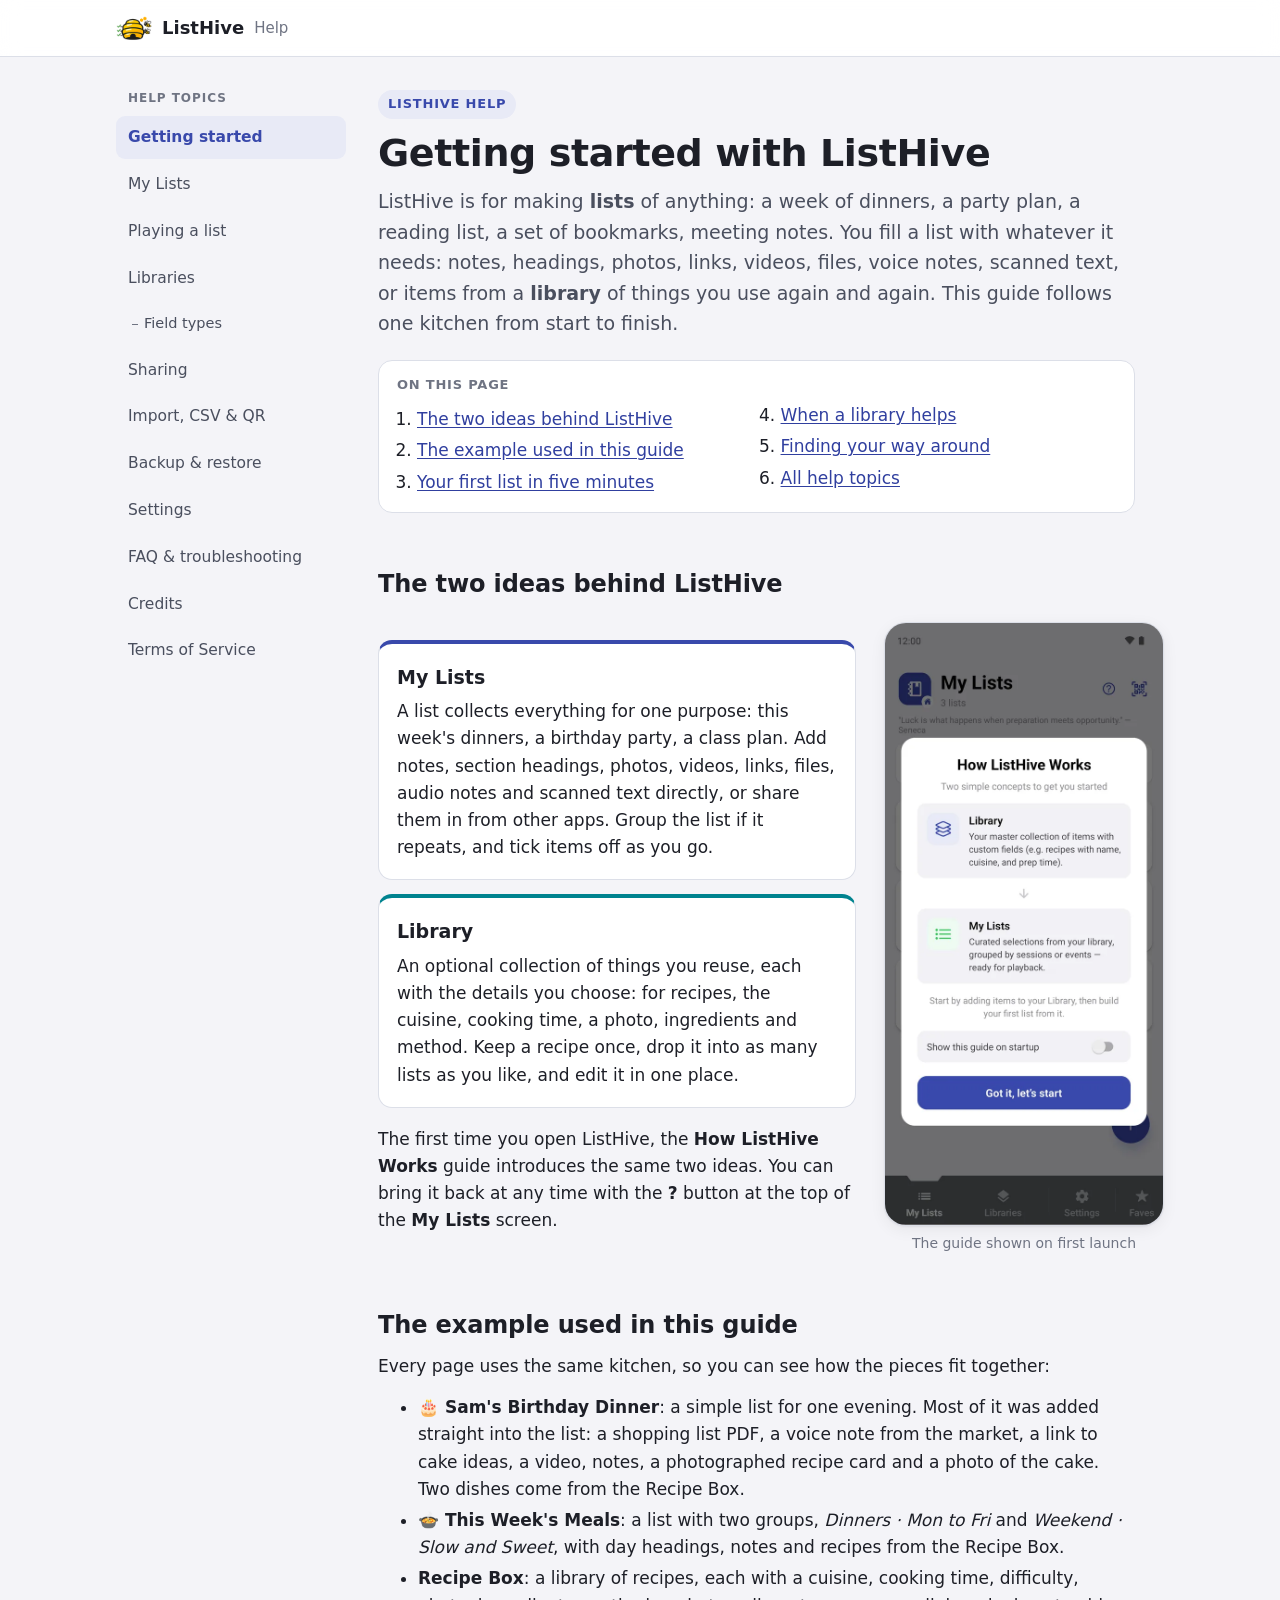
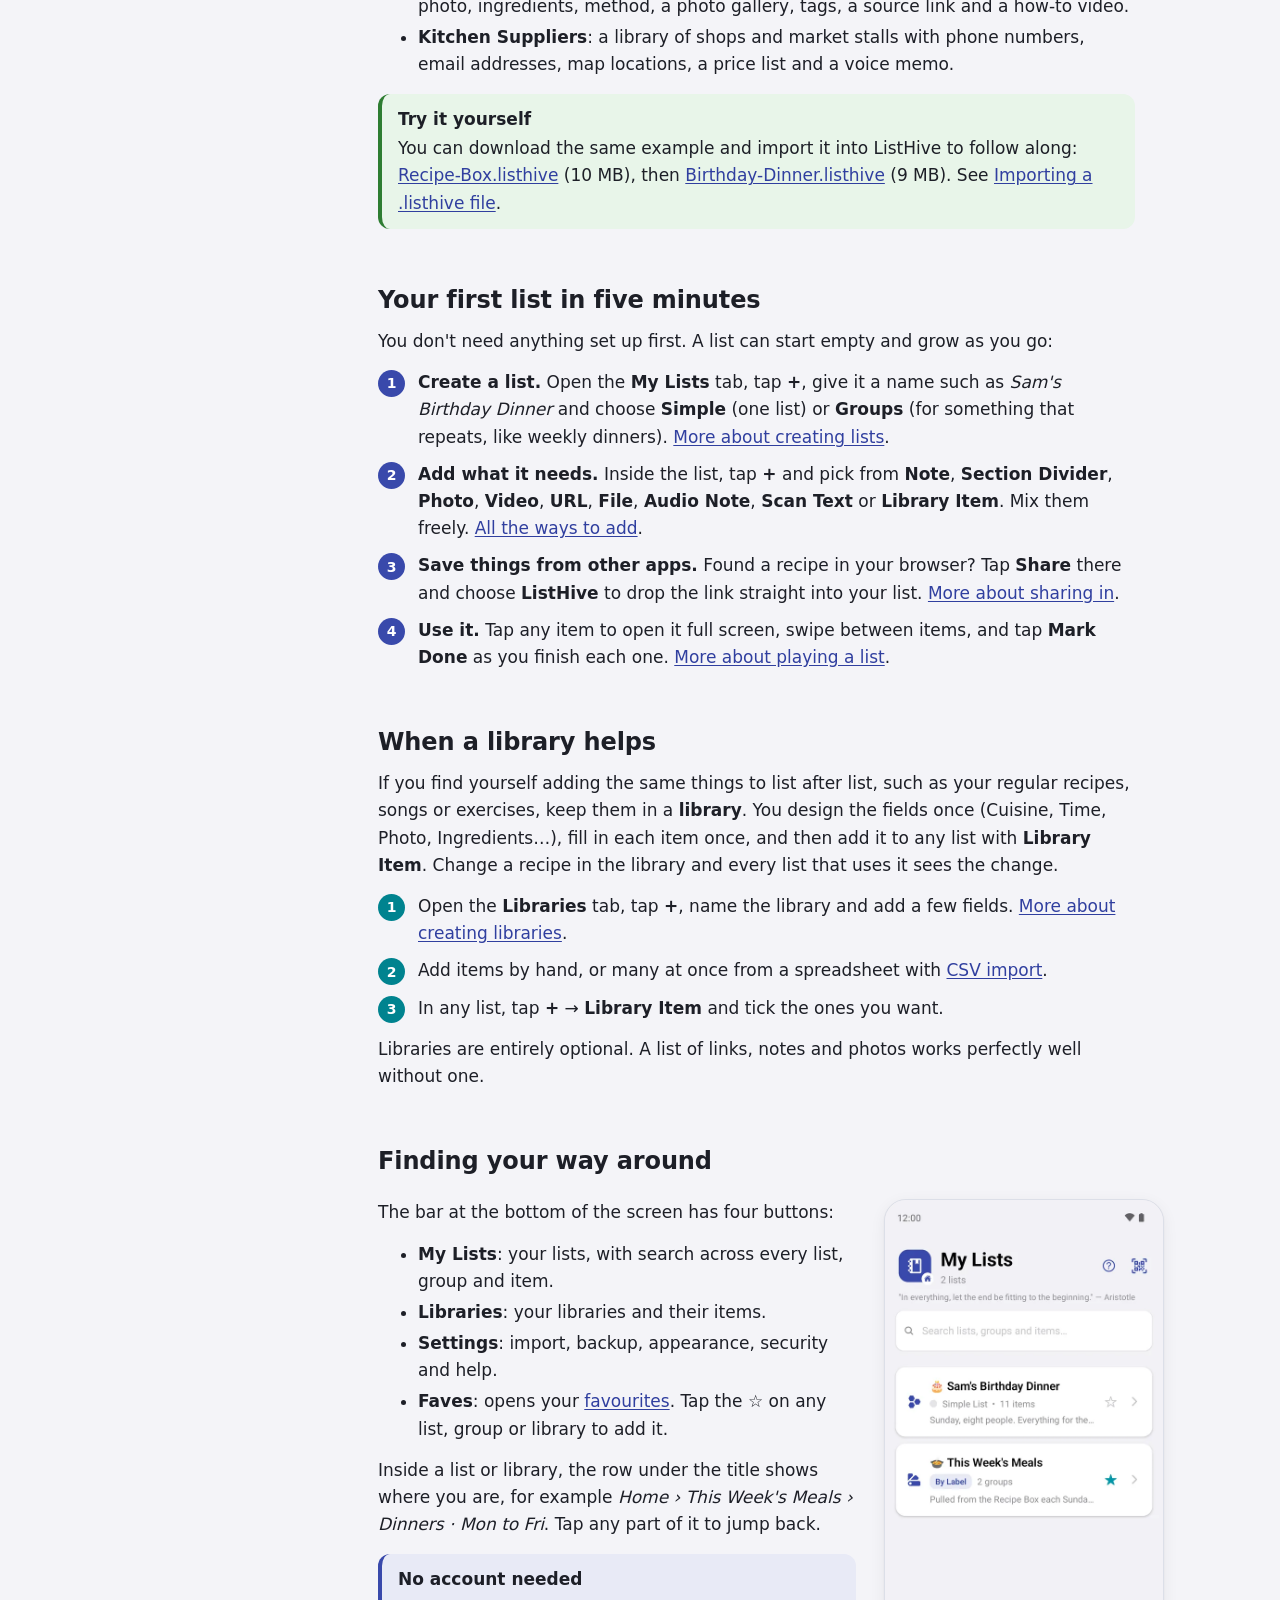
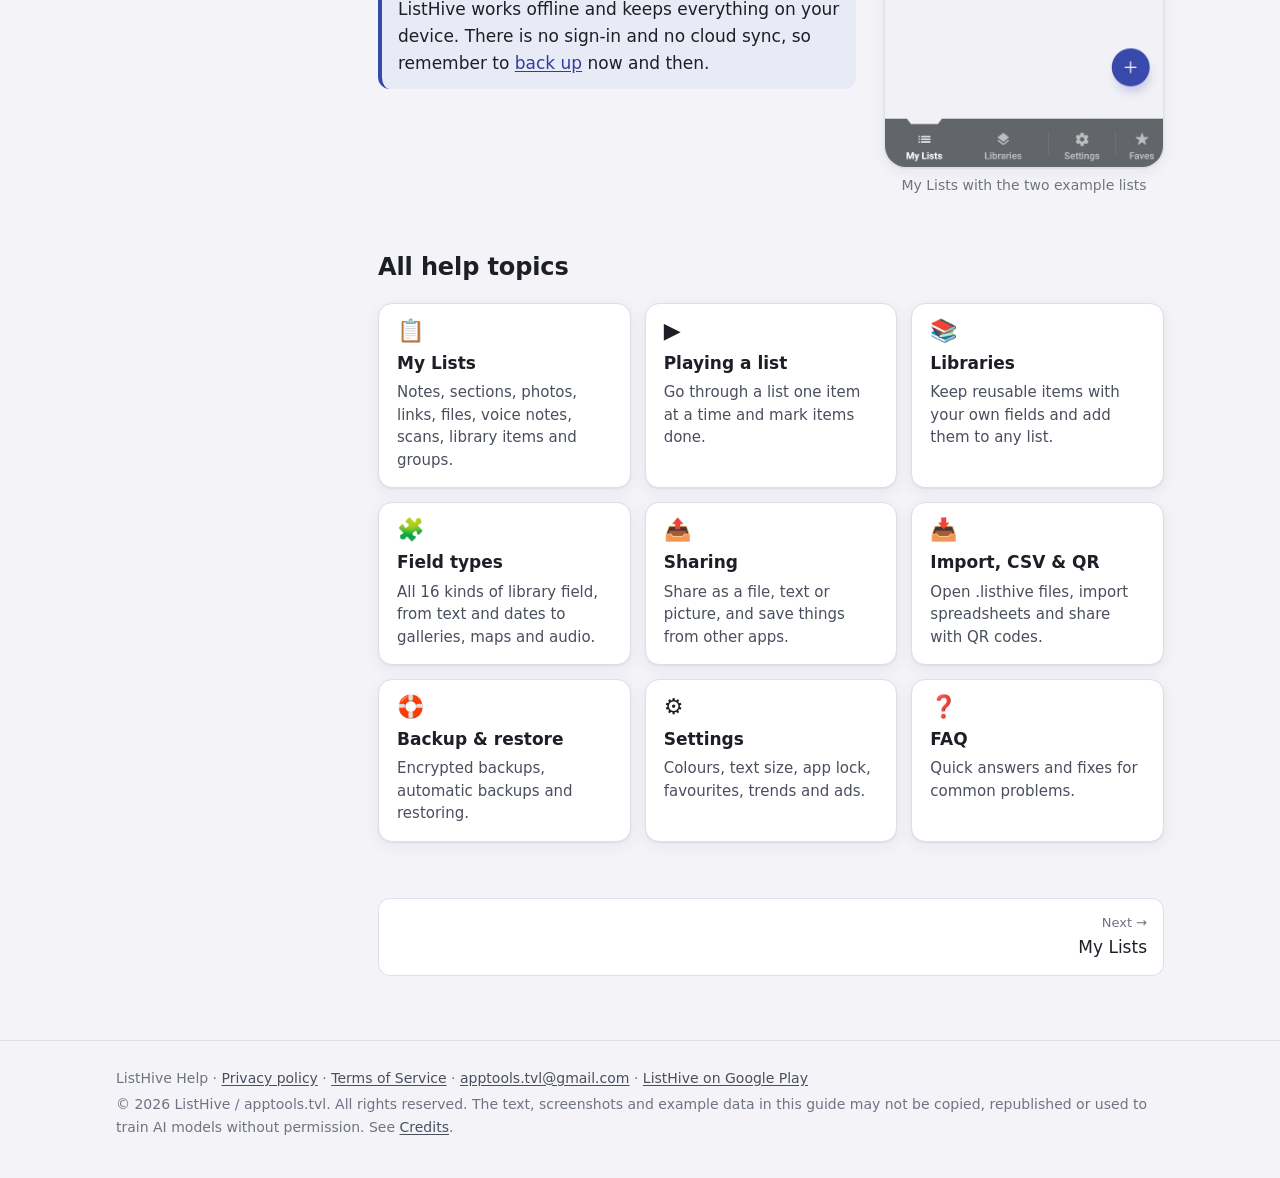
<file: listhive/help/index.html>
<!doctype html>
<html lang="en">
<head>
<meta charset="utf-8">
<meta name="viewport" content="width=device-width, initial-scale=1">
<title>ListHive Help</title>
<meta name="description" content="What ListHive is, the two ideas behind it, and your first list in five minutes.">
<meta name="color-scheme" content="light dark">
<meta name="robots" content="noai, noimageai">
<link rel="stylesheet" href="style.css">
<link rel="icon" href="img/favicon.png">
</head>
<body>
<header class="topbar">
  <div class="topbar-inner">
    <a class="brand" href="./"><img class="brand-mark" src="img/logo.png" alt="" width="36" height="36">ListHive <small>Help</small></a>
    <details class="menu">
      <summary>Menu</summary>
      <nav aria-label="Help topics"><ul class="nav-list"><li><a href="./" aria-current="page">Getting started</a></li><li><a href="my-lists.html">My Lists</a></li><li><a href="playback.html">Playing a list</a></li><li><a href="libraries.html">Libraries</a></li><li class="sub"><a href="field-types.html">Field types</a></li><li><a href="sharing.html">Sharing</a></li><li><a href="import-export.html">Import, CSV &amp; QR</a></li><li><a href="backup.html">Backup &amp; restore</a></li><li><a href="settings.html">Settings</a></li><li><a href="faq.html">FAQ &amp; troubleshooting</a></li><li><a href="credits.html">Credits</a></li><li><a href="terms.html">Terms of Service</a></li></ul></nav>
    </details>
  </div>
</header>
<div class="layout">
  <aside class="sidebar">
    <p class="sidebar-title">Help topics</p>
    <nav aria-label="Help topics"><ul class="nav-list"><li><a href="./" aria-current="page">Getting started</a></li><li><a href="my-lists.html">My Lists</a></li><li><a href="playback.html">Playing a list</a></li><li><a href="libraries.html">Libraries</a></li><li class="sub"><a href="field-types.html">Field types</a></li><li><a href="sharing.html">Sharing</a></li><li><a href="import-export.html">Import, CSV &amp; QR</a></li><li><a href="backup.html">Backup &amp; restore</a></li><li><a href="settings.html">Settings</a></li><li><a href="faq.html">FAQ &amp; troubleshooting</a></li><li><a href="credits.html">Credits</a></li><li><a href="terms.html">Terms of Service</a></li></ul></nav>
  </aside>
  <main>
<span class="eyebrow">ListHive Help</span>
<h1>Getting started with ListHive</h1>
<p class="lede">ListHive is for making <strong>lists</strong> of anything: a week of dinners, a party plan, a reading list, a set of bookmarks, meeting notes. You fill a list with whatever it needs: notes, headings, photos, links, videos, files, voice notes, scanned text, or items from a <strong>library</strong> of things you use again and again. This guide follows one kitchen from start to finish.</p>

<div class="toc">
  <strong>On this page</strong>
  <ol>
    <li><a href="#two-ideas">The two ideas behind ListHive</a></li>
    <li><a href="#example">The example used in this guide</a></li>
    <li><a href="#first-list">Your first list in five minutes</a></li>
    <li><a href="#when-library">When a library helps</a></li>
    <li><a href="#around">Finding your way around</a></li>
    <li><a href="#topics">All help topics</a></li>
  </ol>
</div>

<h2 id="two-ideas">The two ideas behind ListHive</h2>
<div class="step">
  <div class="prose">
    <div class="concepts">
      <div class="concept lists">
        <h3>My Lists</h3>
        <p>A list collects everything for one purpose: this week's dinners, a birthday party, a class plan. Add notes, section headings, photos, videos, links, files, audio notes and scanned text directly, or share them in from other apps. Group the list if it repeats, and tick items off as you go.</p>
      </div>
      <div class="concept libs">
        <h3>Library</h3>
        <p>An optional collection of things you reuse, each with the details you choose: for recipes, the cuisine, cooking time, a photo, ingredients and method. Keep a recipe once, drop it into as many lists as you like, and edit it in one place.</p>
      </div>
    </div>
    <p>The first time you open ListHive, the <span class="ui">How ListHive Works</span> guide introduces the same two ideas. You can bring it back at any time with the <span class="ui">?</span> button at the top of the <span class="ui">My Lists</span> screen.</p>
  </div>
  <figure class="shot"><img src="img/start-01-how-it-works.webp" alt="The How ListHive Works guide explaining Library and My Lists" width="600" height="1300" loading="lazy"><figcaption>The guide shown on first launch</figcaption></figure>
</div>

<h2 id="example">The example used in this guide</h2>
<p class="prose">Every page uses the same kitchen, so you can see how the pieces fit together:</p>
<ul class="prose">
  <li><strong>🎂 Sam's Birthday Dinner</strong>: a simple list for one evening. Most of it was added straight into the list: a shopping list PDF, a voice note from the market, a link to cake ideas, a video, notes, a photographed recipe card and a photo of the cake. Two dishes come from the Recipe Box.</li>
  <li><strong>🍲 This Week's Meals</strong>: a list with two groups, <em>Dinners · Mon to Fri</em> and <em>Weekend · Slow and Sweet</em>, with day headings, notes and recipes from the Recipe Box.</li>
  <li><strong>Recipe Box</strong>: a library of recipes, each with a cuisine, cooking time, difficulty, photo, ingredients, method, a photo gallery, tags, a source link and a how-to video.</li>
  <li><strong>Kitchen Suppliers</strong>: a library of shops and market stalls with phone numbers, email addresses, map locations, a price list and a voice memo.</li>
</ul>
<div class="tip"><span class="callout-title">Try it yourself</span>
<p>You can download the same example and import it into ListHive to follow along: <a href="samples/Recipe-Box.listhive">Recipe-Box.listhive</a> (10 MB), then <a href="samples/Birthday-Dinner.listhive">Birthday-Dinner.listhive</a> (9 MB). See <a href="import-export.html#import-file">Importing a .listhive file</a>.</p></div>

<h2 id="first-list">Your first list in five minutes</h2>
<p class="prose">You don't need anything set up first. A list can start empty and grow as you go:</p>
<ol class="steps prose">
  <li><strong>Create a list.</strong> Open the <span class="ui">My Lists</span> tab, tap <span class="ui">+</span>, give it a name such as <em>Sam's Birthday Dinner</em> and choose <span class="ui">Simple</span> (one list) or <span class="ui">Groups</span> (for something that repeats, like weekly dinners). <a href="my-lists.html#create">More about creating lists</a>.</li>
  <li><strong>Add what it needs.</strong> Inside the list, tap <span class="ui">+</span> and pick from <span class="ui">Note</span>, <span class="ui">Section Divider</span>, <span class="ui">Photo</span>, <span class="ui">Video</span>, <span class="ui">URL</span>, <span class="ui">File</span>, <span class="ui">Audio Note</span>, <span class="ui">Scan Text</span> or <span class="ui">Library Item</span>. Mix them freely. <a href="my-lists.html#adding">All the ways to add</a>.</li>
  <li><strong>Save things from other apps.</strong> Found a recipe in your browser? Tap <strong>Share</strong> there and choose <strong>ListHive</strong> to drop the link straight into your list. <a href="sharing.html#share-in">More about sharing in</a>.</li>
  <li><strong>Use it.</strong> Tap any item to open it full screen, swipe between items, and tap <span class="ui">Mark Done</span> as you finish each one. <a href="playback.html">More about playing a list</a>.</li>
</ol>

<h2 id="when-library">When a library helps</h2>
<div class="prose">
  <p>If you find yourself adding the same things to list after list, such as your regular recipes, songs or exercises, keep them in a <strong>library</strong>. You design the fields once (Cuisine, Time, Photo, Ingredients…), fill in each item once, and then add it to any list with <span class="ui">Library Item</span>. Change a recipe in the library and every list that uses it sees the change.</p>
  <ol class="steps libs">
    <li>Open the <span class="ui">Libraries</span> tab, tap <span class="ui">+</span>, name the library and add a few fields. <a href="libraries.html#create">More about creating libraries</a>.</li>
    <li>Add items by hand, or many at once from a spreadsheet with <a href="import-export.html#csv">CSV import</a>.</li>
    <li>In any list, tap <span class="ui">+</span> → <span class="ui">Library Item</span> and tick the ones you want.</li>
  </ol>
  <p>Libraries are entirely optional. A list of links, notes and photos works perfectly well without one.</p>
</div>

<h2 id="around">Finding your way around</h2>
<div class="step">
  <div class="prose">
    <p>The bar at the bottom of the screen has four buttons:</p>
    <ul>
      <li><span class="ui">My Lists</span>: your lists, with search across every list, group and item.</li>
      <li><span class="ui">Libraries</span>: your libraries and their items.</li>
      <li><span class="ui">Settings</span>: import, backup, appearance, security and help.</li>
      <li><span class="ui">Faves</span>: opens your <a href="settings.html#favourites">favourites</a>. Tap the ☆ on any list, group or library to add it.</li>
    </ul>
    <p>Inside a list or library, the row under the title shows where you are, for example <em>Home › This Week's Meals › Dinners · Mon to Fri</em>. Tap any part of it to jump back.</p>
    <div class="note"><span class="callout-title">No account needed</span>
    <p>ListHive works offline and keeps everything on your device. There is no sign-in and no cloud sync, so remember to <a href="backup.html">back up</a> now and then.</p></div>
  </div>
  <figure class="shot"><img src="img/start-02-my-lists.webp" alt="The My Lists screen showing Sam's Birthday Dinner and This Week's Meals" width="600" height="1224" loading="lazy"><figcaption>My Lists with the two example lists</figcaption></figure>
</div>

<h2 id="topics">All help topics</h2>
<div class="cards">
  <a class="card" href="my-lists.html"><span class="ico">📋</span><h3>My Lists</h3><p>Notes, sections, photos, links, files, voice notes, scans, library items and groups.</p></a>
  <a class="card" href="playback.html"><span class="ico">▶️</span><h3>Playing a list</h3><p>Go through a list one item at a time and mark items done.</p></a>
  <a class="card" href="libraries.html"><span class="ico">📚</span><h3>Libraries</h3><p>Keep reusable items with your own fields and add them to any list.</p></a>
  <a class="card" href="field-types.html"><span class="ico">🧩</span><h3>Field types</h3><p>All 16 kinds of library field, from text and dates to galleries, maps and audio.</p></a>
  <a class="card" href="sharing.html"><span class="ico">📤</span><h3>Sharing</h3><p>Share as a file, text or picture, and save things from other apps.</p></a>
  <a class="card" href="import-export.html"><span class="ico">📥</span><h3>Import, CSV &amp; QR</h3><p>Open .listhive files, import spreadsheets and share with QR codes.</p></a>
  <a class="card" href="backup.html"><span class="ico">🛟</span><h3>Backup &amp; restore</h3><p>Encrypted backups, automatic backups and restoring.</p></a>
  <a class="card" href="settings.html"><span class="ico">⚙️</span><h3>Settings</h3><p>Colours, text size, app lock, favourites, trends and ads.</p></a>
  <a class="card" href="faq.html"><span class="ico">❓</span><h3>FAQ</h3><p>Quick answers and fixes for common problems.</p></a>
</div>

<nav class="pager" aria-label="Previous and next page"><a class="next" href="my-lists.html"><span>Next →</span>My Lists</a></nav>
  </main>
</div>
<footer>
  <div class="inner">
    <p>ListHive Help · <a href="https://sites.google.com/view/listhive-privacy/home">Privacy policy</a> · <a href="terms.html">Terms of Service</a> · <a href="mailto:apptools.tvl@gmail.com">apptools.tvl@gmail.com</a> · <a href="https://play.google.com/store/apps/details?id=com.apptoolstvl.ListHive">ListHive on Google Play</a></p>
    <p>© 2026 ListHive / apptools.tvl. All rights reserved. The text, screenshots and example data in this guide may not be copied, republished or used to train AI models without permission. See <a href="credits.html">Credits</a>.</p>
  </div>
</footer>
</body>
</html>
</file>
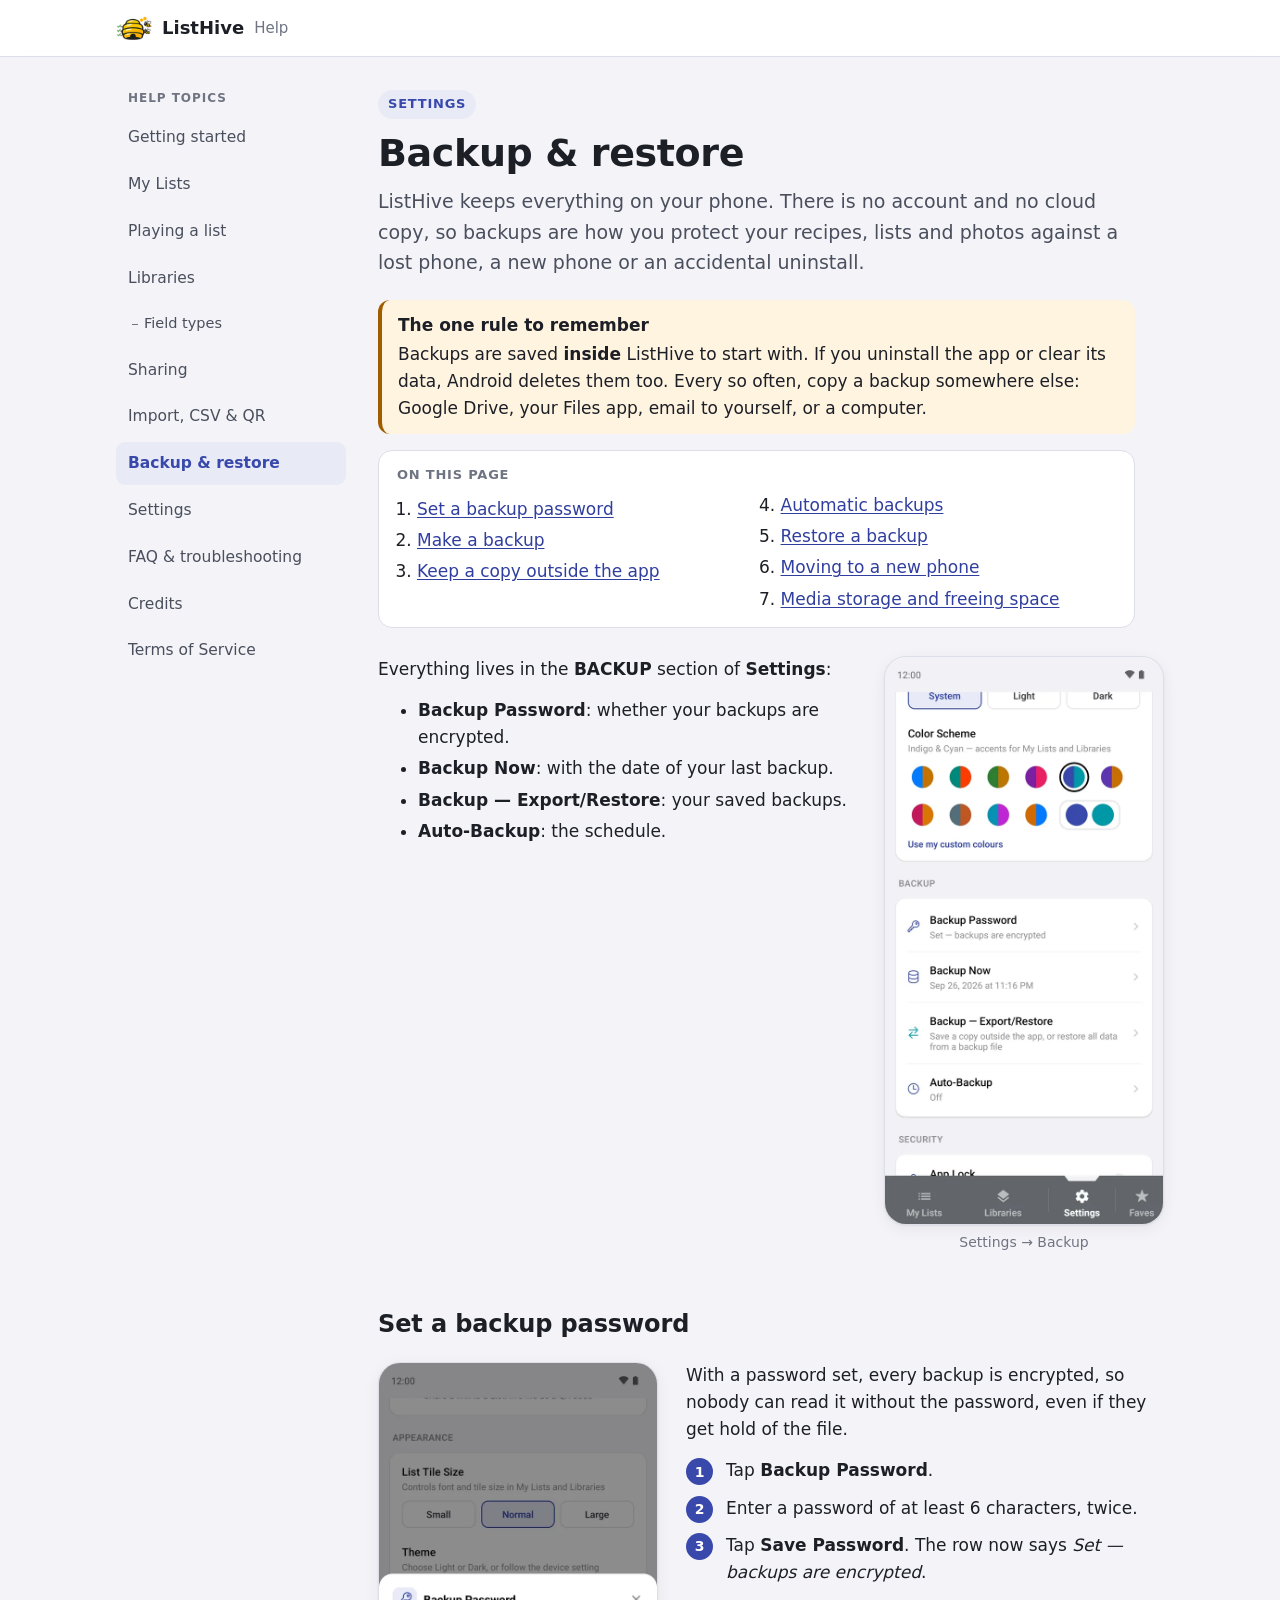
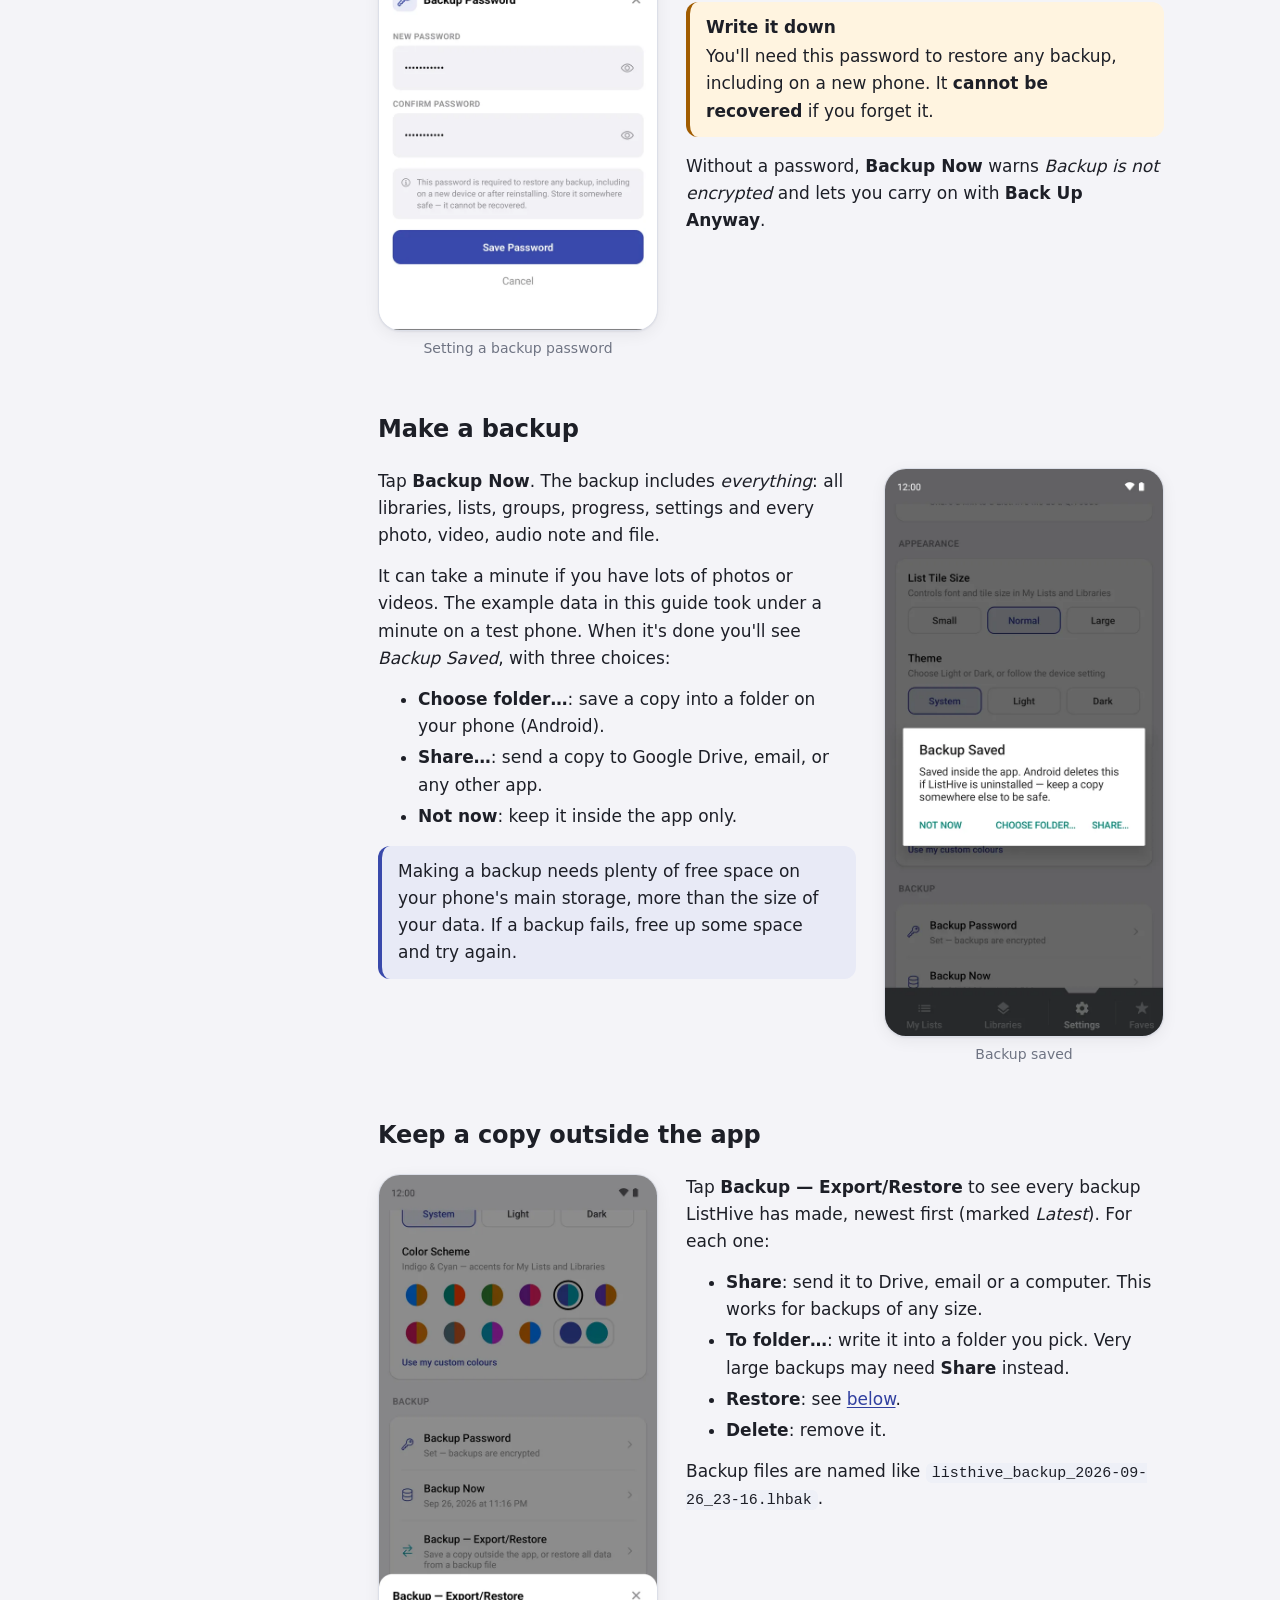
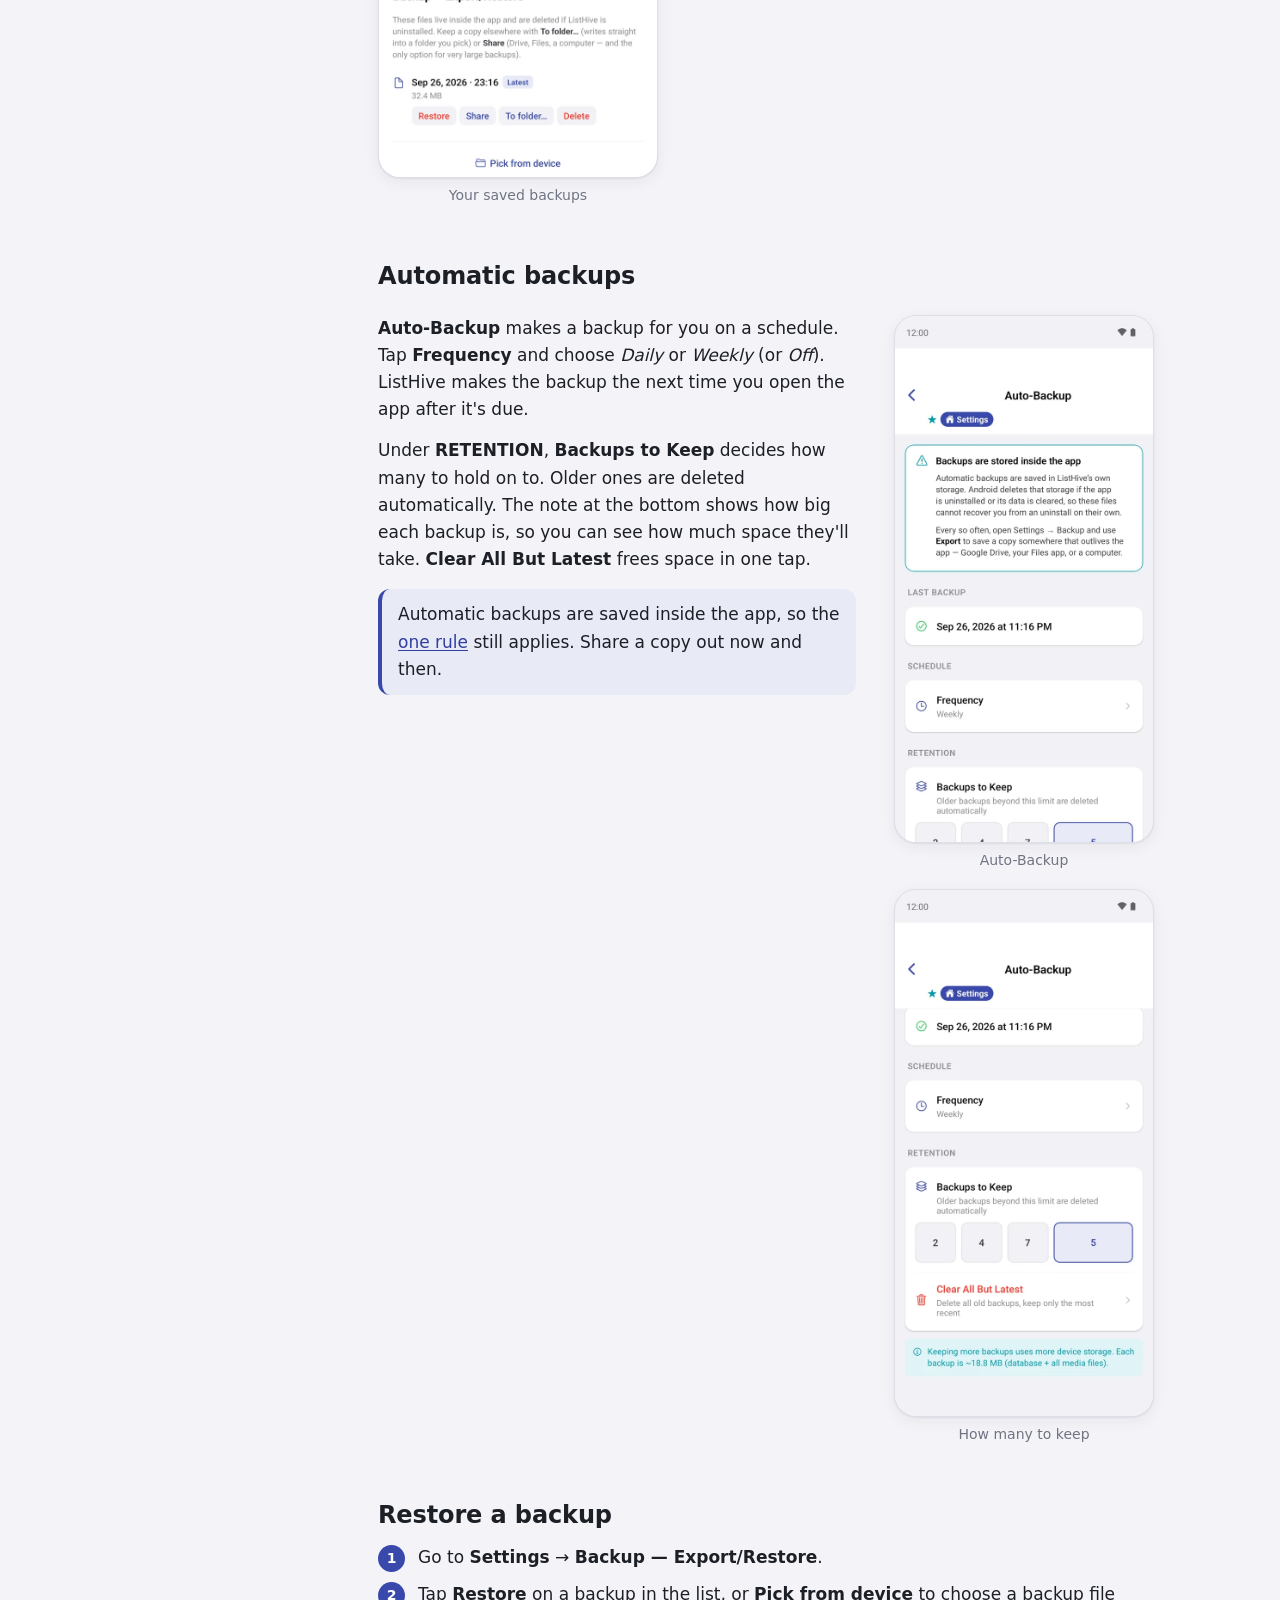
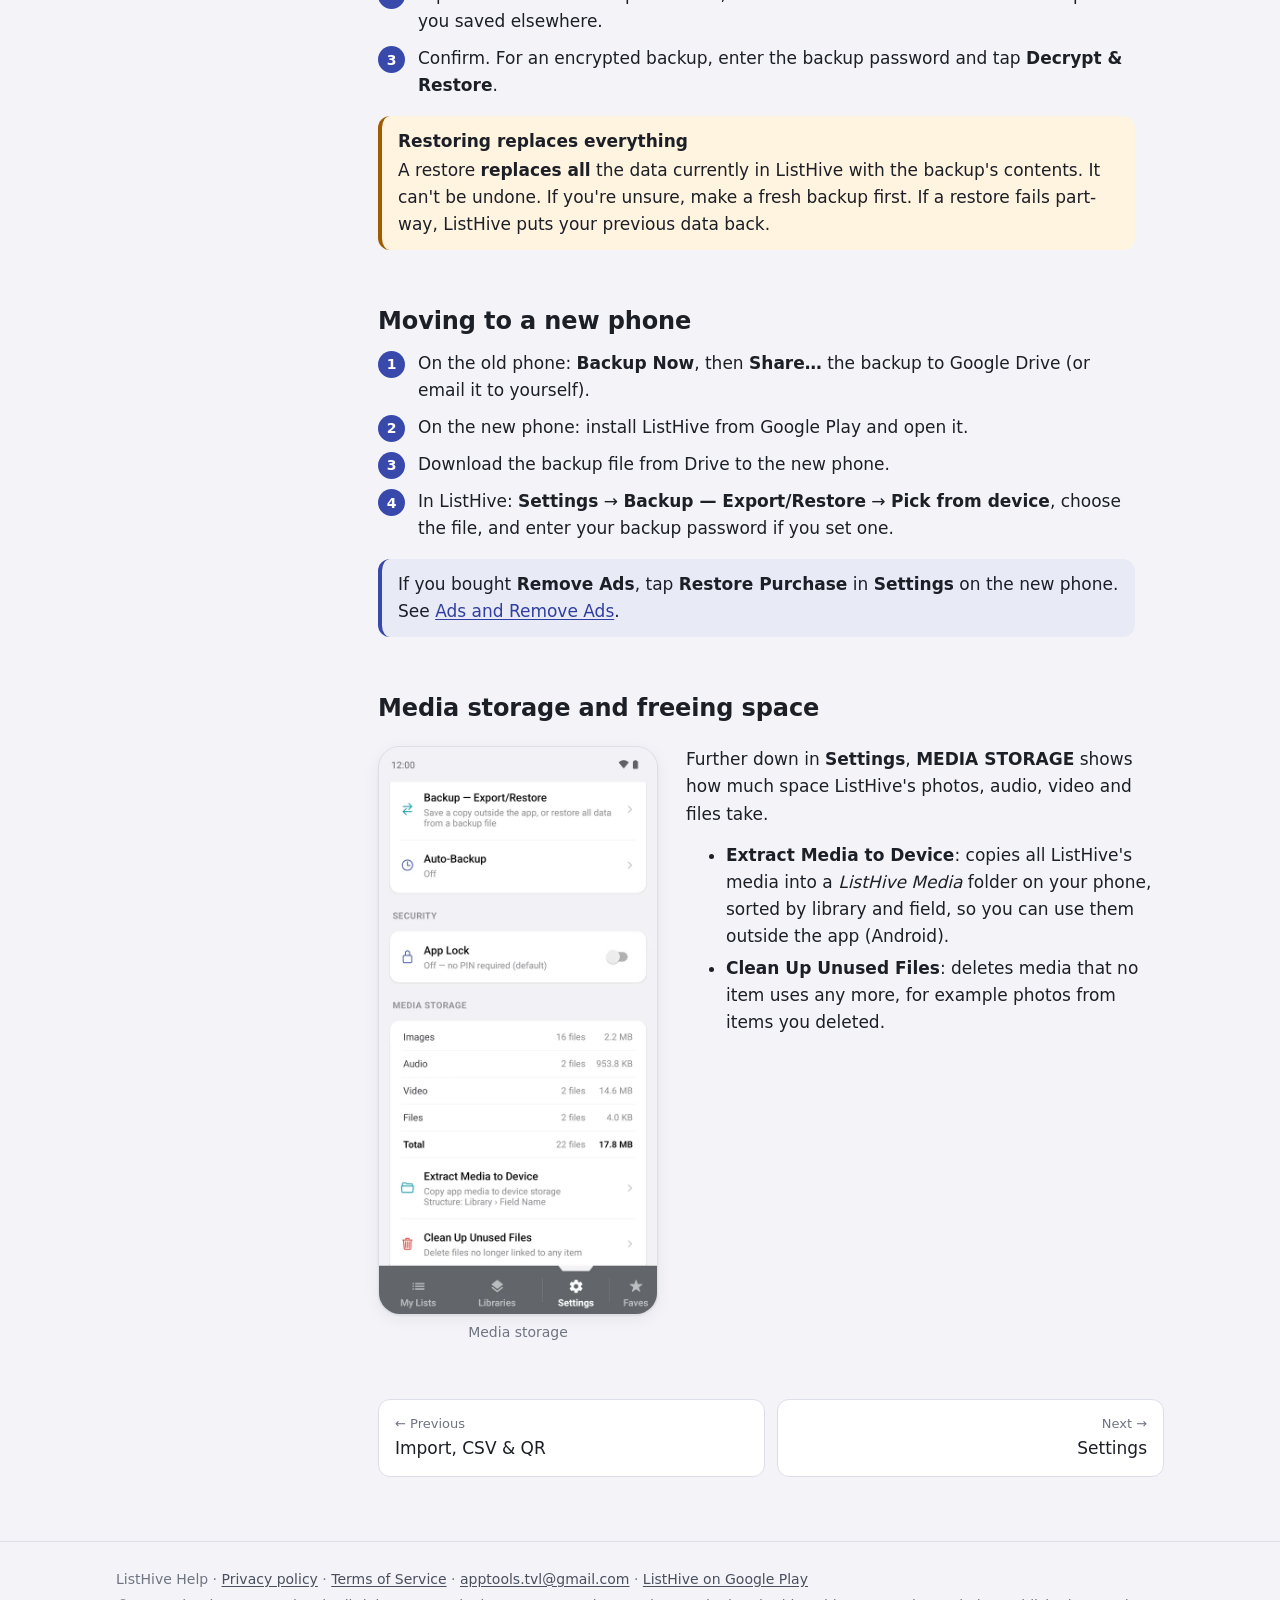
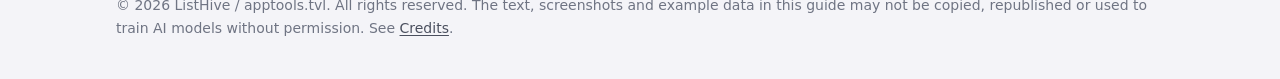
<file: listhive/help/backup.html>
<!doctype html>
<html lang="en">
<head>
<meta charset="utf-8">
<meta name="viewport" content="width=device-width, initial-scale=1">
<title>Backup &amp; restore · ListHive Help</title>
<meta name="description" content="Keep your data safe: encrypted backups, automatic backups and restoring.">
<meta name="color-scheme" content="light dark">
<meta name="robots" content="noai, noimageai">
<link rel="stylesheet" href="style.css">
<link rel="icon" href="img/favicon.png">
</head>
<body>
<header class="topbar">
  <div class="topbar-inner">
    <a class="brand" href="./"><img class="brand-mark" src="img/logo.png" alt="" width="36" height="36">ListHive <small>Help</small></a>
    <details class="menu">
      <summary>Menu</summary>
      <nav aria-label="Help topics"><ul class="nav-list"><li><a href="./">Getting started</a></li><li><a href="my-lists.html">My Lists</a></li><li><a href="playback.html">Playing a list</a></li><li><a href="libraries.html">Libraries</a></li><li class="sub"><a href="field-types.html">Field types</a></li><li><a href="sharing.html">Sharing</a></li><li><a href="import-export.html">Import, CSV &amp; QR</a></li><li><a href="backup.html" aria-current="page">Backup &amp; restore</a></li><li><a href="settings.html">Settings</a></li><li><a href="faq.html">FAQ &amp; troubleshooting</a></li><li><a href="credits.html">Credits</a></li><li><a href="terms.html">Terms of Service</a></li></ul></nav>
    </details>
  </div>
</header>
<div class="layout">
  <aside class="sidebar">
    <p class="sidebar-title">Help topics</p>
    <nav aria-label="Help topics"><ul class="nav-list"><li><a href="./">Getting started</a></li><li><a href="my-lists.html">My Lists</a></li><li><a href="playback.html">Playing a list</a></li><li><a href="libraries.html">Libraries</a></li><li class="sub"><a href="field-types.html">Field types</a></li><li><a href="sharing.html">Sharing</a></li><li><a href="import-export.html">Import, CSV &amp; QR</a></li><li><a href="backup.html" aria-current="page">Backup &amp; restore</a></li><li><a href="settings.html">Settings</a></li><li><a href="faq.html">FAQ &amp; troubleshooting</a></li><li><a href="credits.html">Credits</a></li><li><a href="terms.html">Terms of Service</a></li></ul></nav>
  </aside>
  <main>
<span class="eyebrow">Settings</span>
<h1>Backup &amp; restore</h1>
<p class="lede">ListHive keeps everything on your phone. There is no account and no cloud copy, so backups are how you protect your recipes, lists and photos against a lost phone, a new phone or an accidental uninstall.</p>

<div class="warn"><span class="callout-title">The one rule to remember</span>
<p>Backups are saved <strong>inside</strong> ListHive to start with. If you uninstall the app or clear its data, Android deletes them too. Every so often, copy a backup somewhere else: Google Drive, your Files app, email to yourself, or a computer.</p></div>

<div class="toc">
  <strong>On this page</strong>
  <ol>
    <li><a href="#password">Set a backup password</a></li>
    <li><a href="#backup-now">Make a backup</a></li>
    <li><a href="#copy">Keep a copy outside the app</a></li>
    <li><a href="#auto">Automatic backups</a></li>
    <li><a href="#restore">Restore a backup</a></li>
    <li><a href="#new-phone">Moving to a new phone</a></li>
    <li><a href="#storage">Media storage and freeing space</a></li>
  </ol>
</div>

<div class="step">
  <div class="prose">
    <p>Everything lives in the <span class="ui">BACKUP</span> section of <span class="ui">Settings</span>:</p>
    <ul>
      <li><span class="ui">Backup Password</span>: whether your backups are encrypted.</li>
      <li><span class="ui">Backup Now</span>: with the date of your last backup.</li>
      <li><span class="ui">Backup — Export/Restore</span>: your saved backups.</li>
      <li><span class="ui">Auto-Backup</span>: the schedule.</li>
    </ul>
  </div>
  <figure class="shot"><img src="img/backup-01-settings.webp" alt="The Backup section of Settings" width="600" height="1224" loading="lazy"><figcaption>Settings → Backup</figcaption></figure>
</div>

<h2 id="password">Set a backup password</h2>
<div class="step flip">
  <div class="prose">
    <p>With a password set, every backup is encrypted, so nobody can read it without the password, even if they get hold of the file.</p>
    <ol class="steps">
      <li>Tap <span class="ui">Backup Password</span>.</li>
      <li>Enter a password of at least 6 characters, twice.</li>
      <li>Tap <span class="ui">Save Password</span>. The row now says <em>Set — backups are encrypted</em>.</li>
    </ol>
    <div class="warn"><span class="callout-title">Write it down</span><p>You'll need this password to restore any backup, including on a new phone. It <strong>cannot be recovered</strong> if you forget it.</p></div>
    <p>Without a password, <span class="ui">Backup Now</span> warns <em>Backup is not encrypted</em> and lets you carry on with <span class="ui">Back Up Anyway</span>.</p>
  </div>
  <figure class="shot"><img src="img/backup-02-password.webp" alt="Backup Password sheet with the password typed twice" width="600" height="1224" loading="lazy"><figcaption>Setting a backup password</figcaption></figure>
</div>

<h2 id="backup-now">Make a backup</h2>
<div class="step">
  <div class="prose">
    <p>Tap <span class="ui">Backup Now</span>. The backup includes <em>everything</em>: all libraries, lists, groups, progress, settings and every photo, video, audio note and file.</p>
    <p>It can take a minute if you have lots of photos or videos. The example data in this guide took under a minute on a test phone. When it's done you'll see <em>Backup Saved</em>, with three choices:</p>
    <ul>
      <li><span class="ui">Choose folder…</span>: save a copy into a folder on your phone (Android).</li>
      <li><span class="ui">Share…</span>: send a copy to Google Drive, email, or any other app.</li>
      <li><span class="ui">Not now</span>: keep it inside the app only.</li>
    </ul>
    <div class="note"><p>Making a backup needs plenty of free space on your phone's main storage, more than the size of your data. If a backup fails, free up some space and try again.</p></div>
  </div>
  <figure class="shot"><img src="img/backup-03-saved.webp" alt="Backup Saved dialog with Not now, Choose folder and Share" width="600" height="1224" loading="lazy"><figcaption>Backup saved</figcaption></figure>
</div>

<h2 id="copy">Keep a copy outside the app</h2>
<div class="step flip">
  <div class="prose">
    <p>Tap <span class="ui">Backup — Export/Restore</span> to see every backup ListHive has made, newest first (marked <em>Latest</em>). For each one:</p>
    <ul>
      <li><span class="ui">Share</span>: send it to Drive, email or a computer. This works for backups of any size.</li>
      <li><span class="ui">To folder…</span>: write it into a folder you pick. Very large backups may need <span class="ui">Share</span> instead.</li>
      <li><span class="ui">Restore</span>: see <a href="#restore">below</a>.</li>
      <li><span class="ui">Delete</span>: remove it.</li>
    </ul>
    <p>Backup files are named like <code>listhive_backup_2026-09-26_23-16.lhbak</code>.</p>
  </div>
  <figure class="shot"><img src="img/backup-04-restore.webp" alt="Backup Export/Restore sheet with one backup and Restore, Share, To folder, Delete" width="600" height="1300" loading="lazy"><figcaption>Your saved backups</figcaption></figure>
</div>

<h2 id="auto">Automatic backups</h2>
<div class="step">
  <div class="prose">
    <p><span class="ui">Auto-Backup</span> makes a backup for you on a schedule. Tap <span class="ui">Frequency</span> and choose <em>Daily</em> or <em>Weekly</em> (or <em>Off</em>). ListHive makes the backup the next time you open the app after it's due.</p>
    <p>Under <span class="ui">RETENTION</span>, <span class="ui">Backups to Keep</span> decides how many to hold on to. Older ones are deleted automatically. The note at the bottom shows how big each backup is, so you can see how much space they'll take. <span class="ui">Clear All But Latest</span> frees space in one tap.</p>
    <div class="note"><p>Automatic backups are saved inside the app, so the <a href="#copy">one rule</a> still applies. Share a copy out now and then.</p></div>
  </div>
  <div class="shots" style="margin:0">
    <figure class="shot"><img src="img/backup-05-auto.webp" alt="Auto-Backup screen with the warning card, last backup and Weekly frequency" width="600" height="1224" loading="lazy"><figcaption>Auto-Backup</figcaption></figure>
    <figure class="shot"><img src="img/backup-06-retention.webp" alt="Backups to Keep with options 2, 4, 7 and 5 and Clear All But Latest" width="600" height="1224" loading="lazy"><figcaption>How many to keep</figcaption></figure>
  </div>
</div>

<h2 id="restore">Restore a backup</h2>
<div class="prose">
  <ol class="steps">
    <li>Go to <span class="ui">Settings</span> → <span class="ui">Backup — Export/Restore</span>.</li>
    <li>Tap <span class="ui">Restore</span> on a backup in the list, or <span class="ui">Pick from device</span> to choose a backup file you saved elsewhere.</li>
    <li>Confirm. For an encrypted backup, enter the backup password and tap <span class="ui">Decrypt &amp; Restore</span>.</li>
  </ol>
  <div class="warn"><span class="callout-title">Restoring replaces everything</span><p>A restore <strong>replaces all</strong> the data currently in ListHive with the backup's contents. It can't be undone. If you're unsure, make a fresh backup first. If a restore fails part-way, ListHive puts your previous data back.</p></div>
</div>

<h2 id="new-phone">Moving to a new phone</h2>
<ol class="steps prose">
  <li>On the old phone: <span class="ui">Backup Now</span>, then <span class="ui">Share…</span> the backup to Google Drive (or email it to yourself).</li>
  <li>On the new phone: install ListHive from Google Play and open it.</li>
  <li>Download the backup file from Drive to the new phone.</li>
  <li>In ListHive: <span class="ui">Settings</span> → <span class="ui">Backup — Export/Restore</span> → <span class="ui">Pick from device</span>, choose the file, and enter your backup password if you set one.</li>
</ol>
<div class="note prose"><p>If you bought <strong>Remove Ads</strong>, tap <span class="ui">Restore Purchase</span> in <span class="ui">Settings</span> on the new phone. See <a href="settings.html#ads">Ads and Remove Ads</a>.</p></div>

<h2 id="storage">Media storage and freeing space</h2>
<div class="step flip">
  <div class="prose">
    <p>Further down in <span class="ui">Settings</span>, <span class="ui">MEDIA STORAGE</span> shows how much space ListHive's photos, audio, video and files take.</p>
    <ul>
      <li><span class="ui">Extract Media to Device</span>: copies all ListHive's media into a <em>ListHive Media</em> folder on your phone, sorted by library and field, so you can use them outside the app (Android).</li>
      <li><span class="ui">Clean Up Unused Files</span>: deletes media that no item uses any more, for example photos from items you deleted.</li>
    </ul>
  </div>
  <figure class="shot"><img src="img/settings-07-storage.webp" alt="Media storage totals with Extract Media to Device and Clean Up Unused Files" width="600" height="1224" loading="lazy"><figcaption>Media storage</figcaption></figure>
</div>

<nav class="pager" aria-label="Previous and next page"><a class="prev" href="import-export.html"><span>← Previous</span>Import, CSV &amp; QR</a><a class="next" href="settings.html"><span>Next →</span>Settings</a></nav>
  </main>
</div>
<footer>
  <div class="inner">
    <p>ListHive Help · <a href="https://sites.google.com/view/listhive-privacy/home">Privacy policy</a> · <a href="terms.html">Terms of Service</a> · <a href="mailto:apptools.tvl@gmail.com">apptools.tvl@gmail.com</a> · <a href="https://play.google.com/store/apps/details?id=com.apptoolstvl.ListHive">ListHive on Google Play</a></p>
    <p>© 2026 ListHive / apptools.tvl. All rights reserved. The text, screenshots and example data in this guide may not be copied, republished or used to train AI models without permission. See <a href="credits.html">Credits</a>.</p>
  </div>
</footer>
</body>
</html>
</file>
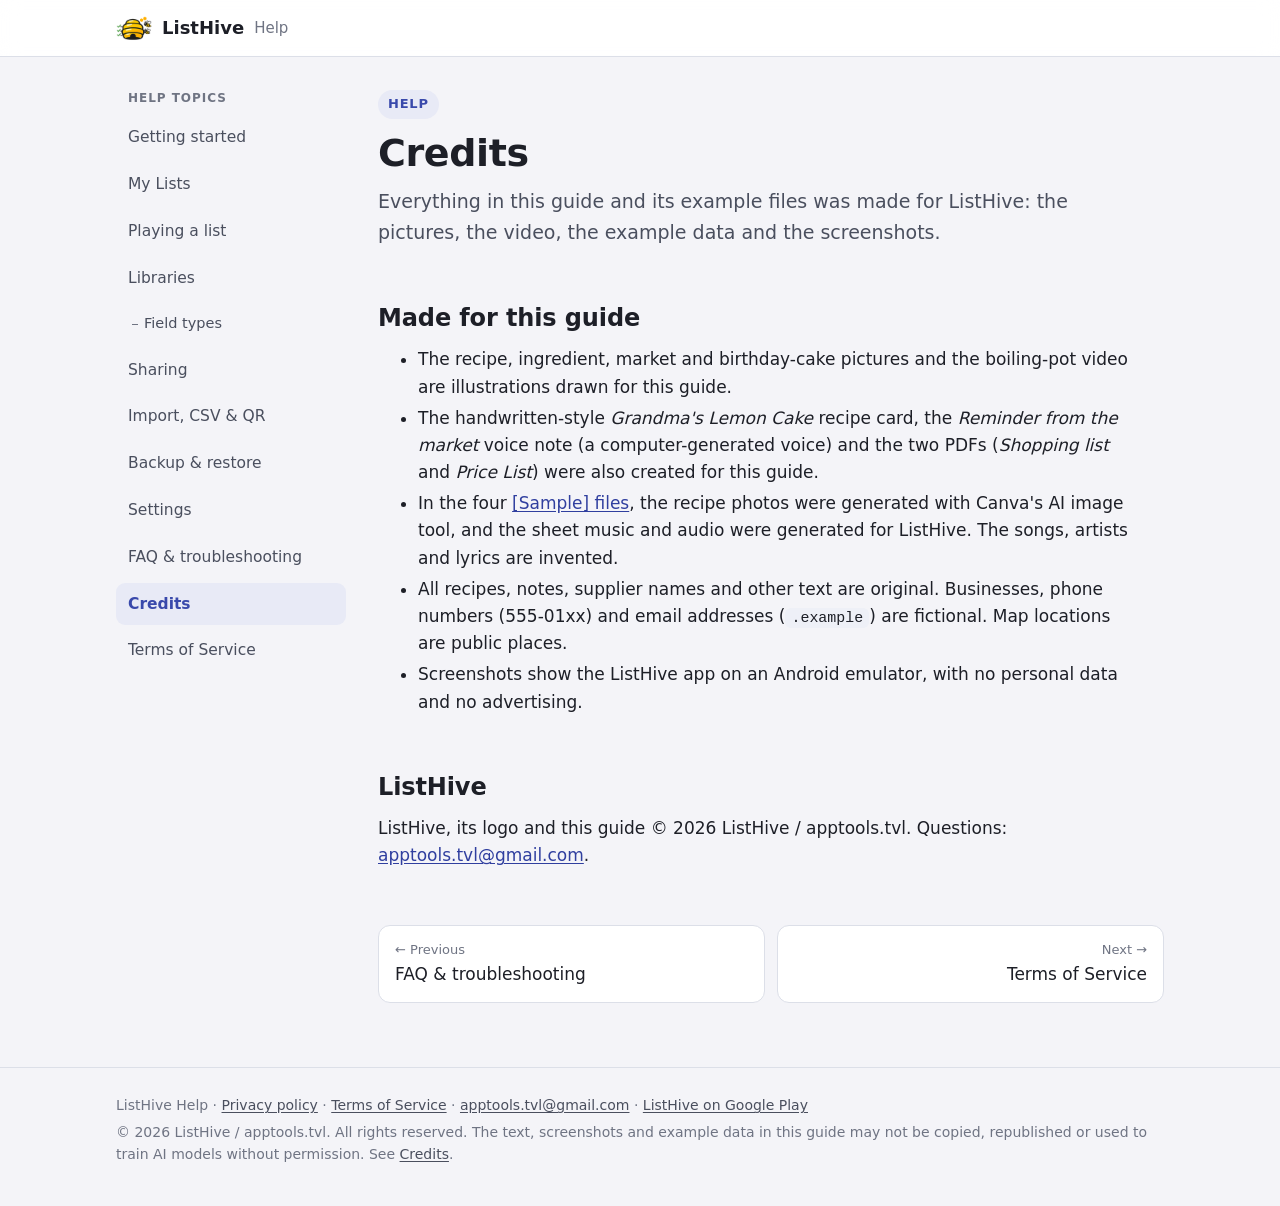
<file: listhive/help/credits.html>
<!doctype html>
<html lang="en">
<head>
<meta charset="utf-8">
<meta name="viewport" content="width=device-width, initial-scale=1">
<title>Credits · ListHive Help</title>
<meta name="description" content="Photo credits and licences for the images used in this guide.">
<meta name="color-scheme" content="light dark">
<meta name="robots" content="noai, noimageai">
<link rel="stylesheet" href="style.css">
<link rel="icon" href="img/favicon.png">
</head>
<body>
<header class="topbar">
  <div class="topbar-inner">
    <a class="brand" href="./"><img class="brand-mark" src="img/logo.png" alt="" width="36" height="36">ListHive <small>Help</small></a>
    <details class="menu">
      <summary>Menu</summary>
      <nav aria-label="Help topics"><ul class="nav-list"><li><a href="./">Getting started</a></li><li><a href="my-lists.html">My Lists</a></li><li><a href="playback.html">Playing a list</a></li><li><a href="libraries.html">Libraries</a></li><li class="sub"><a href="field-types.html">Field types</a></li><li><a href="sharing.html">Sharing</a></li><li><a href="import-export.html">Import, CSV &amp; QR</a></li><li><a href="backup.html">Backup &amp; restore</a></li><li><a href="settings.html">Settings</a></li><li><a href="faq.html">FAQ &amp; troubleshooting</a></li><li><a href="credits.html" aria-current="page">Credits</a></li><li><a href="terms.html">Terms of Service</a></li></ul></nav>
    </details>
  </div>
</header>
<div class="layout">
  <aside class="sidebar">
    <p class="sidebar-title">Help topics</p>
    <nav aria-label="Help topics"><ul class="nav-list"><li><a href="./">Getting started</a></li><li><a href="my-lists.html">My Lists</a></li><li><a href="playback.html">Playing a list</a></li><li><a href="libraries.html">Libraries</a></li><li class="sub"><a href="field-types.html">Field types</a></li><li><a href="sharing.html">Sharing</a></li><li><a href="import-export.html">Import, CSV &amp; QR</a></li><li><a href="backup.html">Backup &amp; restore</a></li><li><a href="settings.html">Settings</a></li><li><a href="faq.html">FAQ &amp; troubleshooting</a></li><li><a href="credits.html" aria-current="page">Credits</a></li><li><a href="terms.html">Terms of Service</a></li></ul></nav>
  </aside>
  <main>
<span class="eyebrow">Help</span>
<h1>Credits</h1>
<p class="lede">Everything in this guide and its example files was made for ListHive: the pictures, the video, the example data and the screenshots.</p>

<h2>Made for this guide</h2>
<ul class="prose">
  <li>The recipe, ingredient, market and birthday-cake pictures and the boiling-pot video are illustrations drawn for this guide.</li>
  <li>The handwritten-style <em>Grandma's Lemon Cake</em> recipe card, the <em>Reminder from the market</em> voice note (a computer-generated voice) and the two PDFs (<em>Shopping list</em> and <em>Price List</em>) were also created for this guide.</li>
  <li>In the four <a href="import-export.html#samples">[Sample] files</a>, the recipe photos were generated with Canva's AI image tool, and the sheet music and audio were generated for ListHive. The songs, artists and lyrics are invented.</li>
  <li>All recipes, notes, supplier names and other text are original. Businesses, phone numbers (555-01xx) and email addresses (<code>.example</code>) are fictional. Map locations are public places.</li>
  <li>Screenshots show the ListHive app on an Android emulator, with no personal data and no advertising.</li>
</ul>

<h2>ListHive</h2>
<p class="prose">ListHive, its logo and this guide © 2026 ListHive / apptools.tvl. Questions: <a href="mailto:apptools.tvl@gmail.com">apptools.tvl@gmail.com</a>.</p>

<nav class="pager" aria-label="Previous and next page"><a class="prev" href="faq.html"><span>← Previous</span>FAQ &amp; troubleshooting</a><a class="next" href="terms.html"><span>Next →</span>Terms of Service</a></nav>
  </main>
</div>
<footer>
  <div class="inner">
    <p>ListHive Help · <a href="https://sites.google.com/view/listhive-privacy/home">Privacy policy</a> · <a href="terms.html">Terms of Service</a> · <a href="mailto:apptools.tvl@gmail.com">apptools.tvl@gmail.com</a> · <a href="https://play.google.com/store/apps/details?id=com.apptoolstvl.ListHive">ListHive on Google Play</a></p>
    <p>© 2026 ListHive / apptools.tvl. All rights reserved. The text, screenshots and example data in this guide may not be copied, republished or used to train AI models without permission. See <a href="credits.html">Credits</a>.</p>
  </div>
</footer>
</body>
</html>
</file>
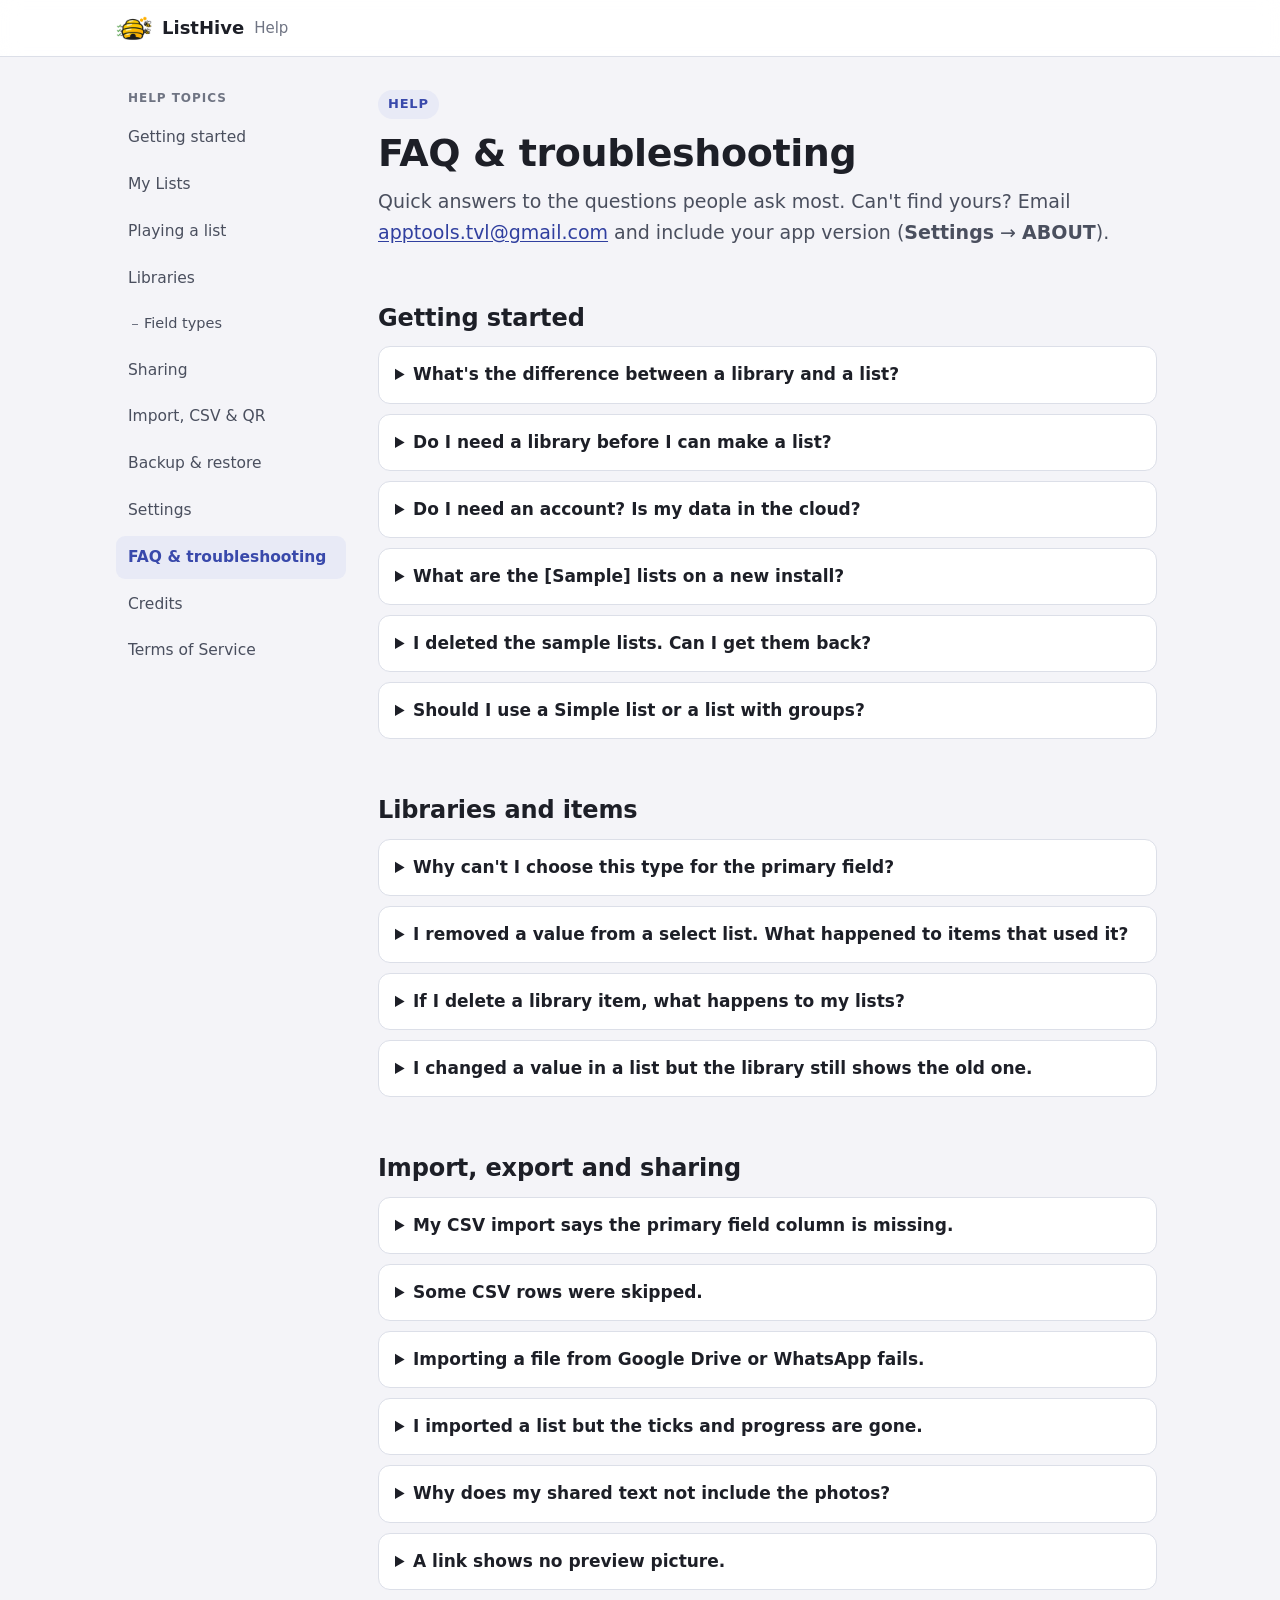
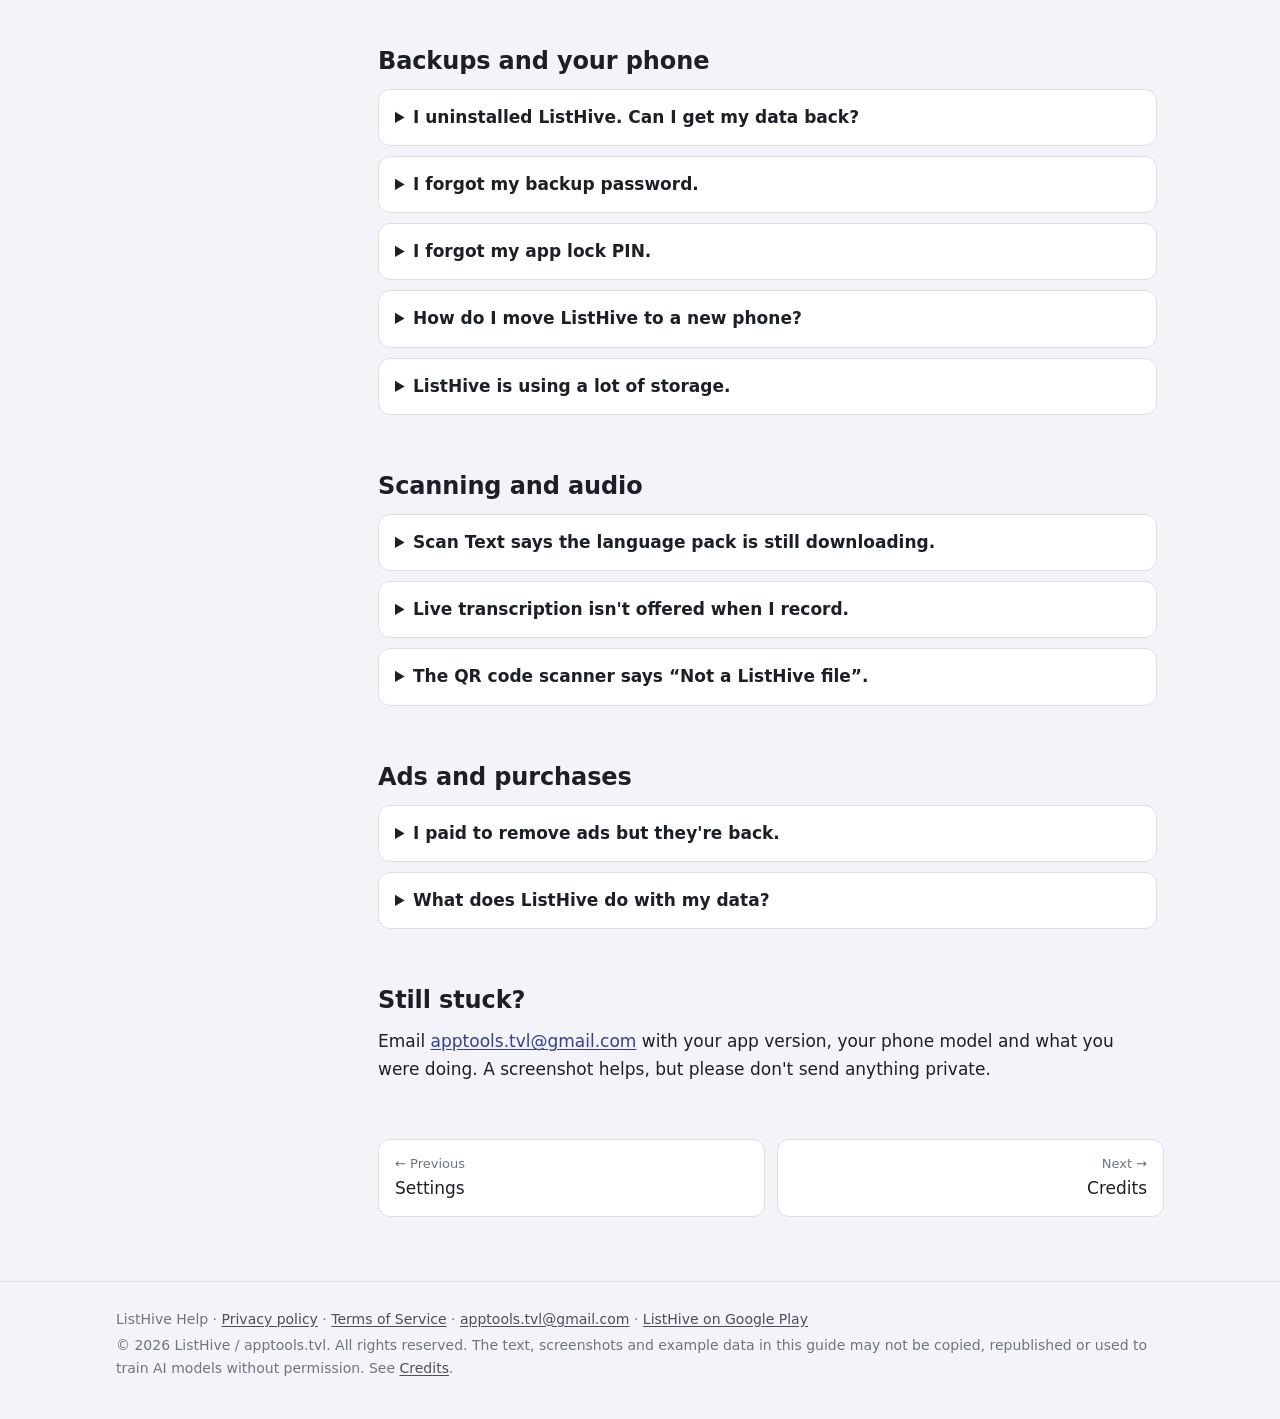
<file: listhive/help/faq.html>
<!doctype html>
<html lang="en">
<head>
<meta charset="utf-8">
<meta name="viewport" content="width=device-width, initial-scale=1">
<title>FAQ &amp; troubleshooting · ListHive Help</title>
<meta name="description" content="Answers to common questions and fixes for common problems.">
<meta name="color-scheme" content="light dark">
<meta name="robots" content="noai, noimageai">
<link rel="stylesheet" href="style.css">
<link rel="icon" href="img/favicon.png">
</head>
<body>
<header class="topbar">
  <div class="topbar-inner">
    <a class="brand" href="./"><img class="brand-mark" src="img/logo.png" alt="" width="36" height="36">ListHive <small>Help</small></a>
    <details class="menu">
      <summary>Menu</summary>
      <nav aria-label="Help topics"><ul class="nav-list"><li><a href="./">Getting started</a></li><li><a href="my-lists.html">My Lists</a></li><li><a href="playback.html">Playing a list</a></li><li><a href="libraries.html">Libraries</a></li><li class="sub"><a href="field-types.html">Field types</a></li><li><a href="sharing.html">Sharing</a></li><li><a href="import-export.html">Import, CSV &amp; QR</a></li><li><a href="backup.html">Backup &amp; restore</a></li><li><a href="settings.html">Settings</a></li><li><a href="faq.html" aria-current="page">FAQ &amp; troubleshooting</a></li><li><a href="credits.html">Credits</a></li><li><a href="terms.html">Terms of Service</a></li></ul></nav>
    </details>
  </div>
</header>
<div class="layout">
  <aside class="sidebar">
    <p class="sidebar-title">Help topics</p>
    <nav aria-label="Help topics"><ul class="nav-list"><li><a href="./">Getting started</a></li><li><a href="my-lists.html">My Lists</a></li><li><a href="playback.html">Playing a list</a></li><li><a href="libraries.html">Libraries</a></li><li class="sub"><a href="field-types.html">Field types</a></li><li><a href="sharing.html">Sharing</a></li><li><a href="import-export.html">Import, CSV &amp; QR</a></li><li><a href="backup.html">Backup &amp; restore</a></li><li><a href="settings.html">Settings</a></li><li><a href="faq.html" aria-current="page">FAQ &amp; troubleshooting</a></li><li><a href="credits.html">Credits</a></li><li><a href="terms.html">Terms of Service</a></li></ul></nav>
  </aside>
  <main>
<span class="eyebrow">Help</span>
<h1>FAQ &amp; troubleshooting</h1>
<p class="lede">Quick answers to the questions people ask most. Can't find yours? Email <a href="mailto:apptools.tvl@gmail.com">apptools.tvl@gmail.com</a> and include your app version (<span class="ui">Settings</span> → <span class="ui">ABOUT</span>).</p>

<h2>Getting started</h2>
<details class="faq"><summary>What's the difference between a library and a list?</summary>
<p>A <strong>list</strong> collects everything for one purpose, such as this week's dinners or a party plan: notes, headings, photos, links, files, voice notes, scanned text and more. A <strong>library</strong> is an optional place to keep things you reuse, such as every recipe you know, so you can add them to many lists and edit them in one place. See <a href="./#two-ideas">The two ideas behind ListHive</a>.</p></details>

<details class="faq"><summary>Do I need a library before I can make a list?</summary>
<p>No. Create a list and add notes, photos, links, files, audio notes or scanned text straight into it, or share things in from other apps. Libraries are only worth setting up for things you'll use again and again. See <a href="my-lists.html#adding">All the ways to add to a list</a>.</p></details>

<details class="faq"><summary>Do I need an account? Is my data in the cloud?</summary>
<p>No account is needed, and nothing is uploaded. Everything stays on your phone, so <a href="backup.html">backups</a> are important.</p></details>

<details class="faq"><summary>What are the [Sample] lists on a new install?</summary>
<p>Examples to show what's possible. Delete them one by one, or all at once with <span class="ui">Settings</span> → <span class="ui">Clear Sample Data</span>.</p></details>

<details class="faq"><summary>I deleted the sample lists. Can I get them back?</summary>
<p>Yes. Download them from <a href="import-export.html#samples">Get the sample lists back</a> and import them. Each file brings back the list together with its library.</p></details>

<details class="faq"><summary>Should I use a Simple list or a list with groups?</summary>
<p>Simple for a one-off (a party, a trip). Groups when the list repeats or has natural parts (weeks, classes, gigs). You can change later. See <a href="my-lists.html#modes">Simple lists and lists with groups</a>.</p></details>

<h2>Libraries and items</h2>
<details class="faq"><summary>Why can't I choose this type for the primary field?</summary>
<p>The primary field names each item and must be unique, so only text, number, date, url, email, phone and GPS location are allowed. See <a href="libraries.html#primary">The primary field</a>.</p></details>

<details class="faq"><summary>I removed a value from a select list. What happened to items that used it?</summary>
<p>Nothing. They keep the old value, marked <em>no longer an option</em>, until you change it.</p></details>

<details class="faq"><summary>If I delete a library item, what happens to my lists?</summary>
<p>It's removed from every list it was in. To take it out of just one list, long-press it in that list and choose <span class="ui">Remove from group</span> instead.</p></details>

<details class="faq"><summary>I changed a value in a list but the library still shows the old one.</summary>
<p>That's by design: a change made in the player is a <strong>local override</strong> for that list only (marked with ●). Open it again and tap <span class="ui">Sync to Library</span> to update the library too. See <a href="playback.html#override">Changing a value just for this list</a>.</p></details>

<h2>Import, export and sharing</h2>
<details class="faq"><summary>My CSV import says the primary field column is missing.</summary>
<p>One column heading must match the library's primary field name, e.g. <em>Recipe</em> for the Recipe Box (capitals don't matter). Check the first row is headings, not data. <span class="ui">Download CSV Template</span> gives you a file with the right headings.</p></details>

<details class="faq"><summary>Some CSV rows were skipped.</summary>
<p>Rows are skipped when their primary value is empty, or when an item with that name already exists and <span class="ui">Skip Item</span> is selected. Choose <span class="ui">Replace</span> to update existing items instead.</p></details>

<details class="faq"><summary>Importing a file from Google Drive or WhatsApp fails.</summary>
<p>Save the file to your phone first (Download), then import it from <span class="ui">Settings</span> → <span class="ui">Import</span>. Also check your phone has plenty of free space.</p></details>

<details class="faq"><summary>I imported a list but the ticks and progress are gone.</summary>
<p>Progress isn't included in <code>.listhive</code> files, so every item arrives un-ticked. A <a href="backup.html">backup</a> keeps progress.</p></details>

<details class="faq"><summary>Why does my shared text not include the photos?</summary>
<p><span class="ui">Share as Text</span> sends words only. Use <span class="ui">Share Media Files</span> for the photos, or <span class="ui">Export as File</span> to send everything to another ListHive user.</p></details>

<details class="faq"><summary>A link shows no preview picture.</summary>
<p>Some websites don't provide a preview picture, or refuse to send it to apps. The link itself still works. Tap it to open the page.</p></details>

<h2>Backups and your phone</h2>
<details class="faq"><summary>I uninstalled ListHive. Can I get my data back?</summary>
<p>Only if you saved a backup <strong>outside</strong> the app (Drive, Files, email, computer). Backups kept only inside ListHive are deleted with it. Install ListHive again and use <span class="ui">Pick from device</span> to restore. See <a href="backup.html#restore">Restore a backup</a>.</p></details>

<details class="faq"><summary>I forgot my backup password.</summary>
<p>Sorry, it can't be recovered, and encrypted backups can't be opened without it. Set a new password for future backups.</p></details>

<details class="faq"><summary>I forgot my app lock PIN.</summary>
<p>If fingerprint or face unlock is on, use that to get in, then <span class="ui">Change PIN</span>. Otherwise the lock can only be removed by clearing ListHive's data in Android settings, which erases everything in the app. Then restore your latest backup.</p></details>

<details class="faq"><summary>How do I move ListHive to a new phone?</summary>
<p>Back up, share the backup to Drive, install ListHive on the new phone and restore it. Full steps: <a href="backup.html#new-phone">Moving to a new phone</a>.</p></details>

<details class="faq"><summary>ListHive is using a lot of storage.</summary>
<p>Photos and videos take the most space. Check <span class="ui">Settings</span> → <span class="ui">MEDIA STORAGE</span>, run <span class="ui">Clean Up Unused Files</span>, and lower <span class="ui">Backups to Keep</span> in <span class="ui">Auto-Backup</span>.</p></details>

<h2>Scanning and audio</h2>
<details class="faq"><summary>Scan Text says the language pack is still downloading.</summary>
<p>The first scan for each script downloads it. Stay online, wait a minute and tap <span class="ui">Rescan</span>.</p></details>

<details class="faq"><summary>Live transcription isn't offered when I record.</summary>
<p>Live transcription needs Android 13 or later and speech recognition for your chosen language. On older phones ListHive can transcribe the recording after you stop.</p></details>

<details class="faq"><summary>The QR code scanner says “Not a ListHive file”.</summary>
<p>The link must lead straight to a <code>.listhive</code> file that anyone can download. For Google Drive, set sharing to <em>Anyone with the link</em>. You can check a link with <span class="ui">Test Link</span> on the <span class="ui">Create QR Code</span> screen.</p></details>

<h2>Ads and purchases</h2>
<details class="faq"><summary>I paid to remove ads but they're back.</summary>
<p>This can happen after reinstalling or on a new phone. Go to <span class="ui">Settings</span> → <span class="ui">Restore Purchase</span>, making sure you're signed in to the same Google account you bought with.</p></details>

<details class="faq"><summary>What does ListHive do with my data?</summary>
<p>Your lists and libraries never leave your phone unless you share or export them yourself. The ad banner is provided by Google AdMob. See the <a href="https://sites.google.com/view/listhive-privacy/home">privacy policy</a> for details.</p></details>

<h2>Still stuck?</h2>
<p class="prose">Email <a href="mailto:apptools.tvl@gmail.com">apptools.tvl@gmail.com</a> with your app version, your phone model and what you were doing. A screenshot helps, but please don't send anything private.</p>

<nav class="pager" aria-label="Previous and next page"><a class="prev" href="settings.html"><span>← Previous</span>Settings</a><a class="next" href="credits.html"><span>Next →</span>Credits</a></nav>
  </main>
</div>
<footer>
  <div class="inner">
    <p>ListHive Help · <a href="https://sites.google.com/view/listhive-privacy/home">Privacy policy</a> · <a href="terms.html">Terms of Service</a> · <a href="mailto:apptools.tvl@gmail.com">apptools.tvl@gmail.com</a> · <a href="https://play.google.com/store/apps/details?id=com.apptoolstvl.ListHive">ListHive on Google Play</a></p>
    <p>© 2026 ListHive / apptools.tvl. All rights reserved. The text, screenshots and example data in this guide may not be copied, republished or used to train AI models without permission. See <a href="credits.html">Credits</a>.</p>
  </div>
</footer>
</body>
</html>
</file>
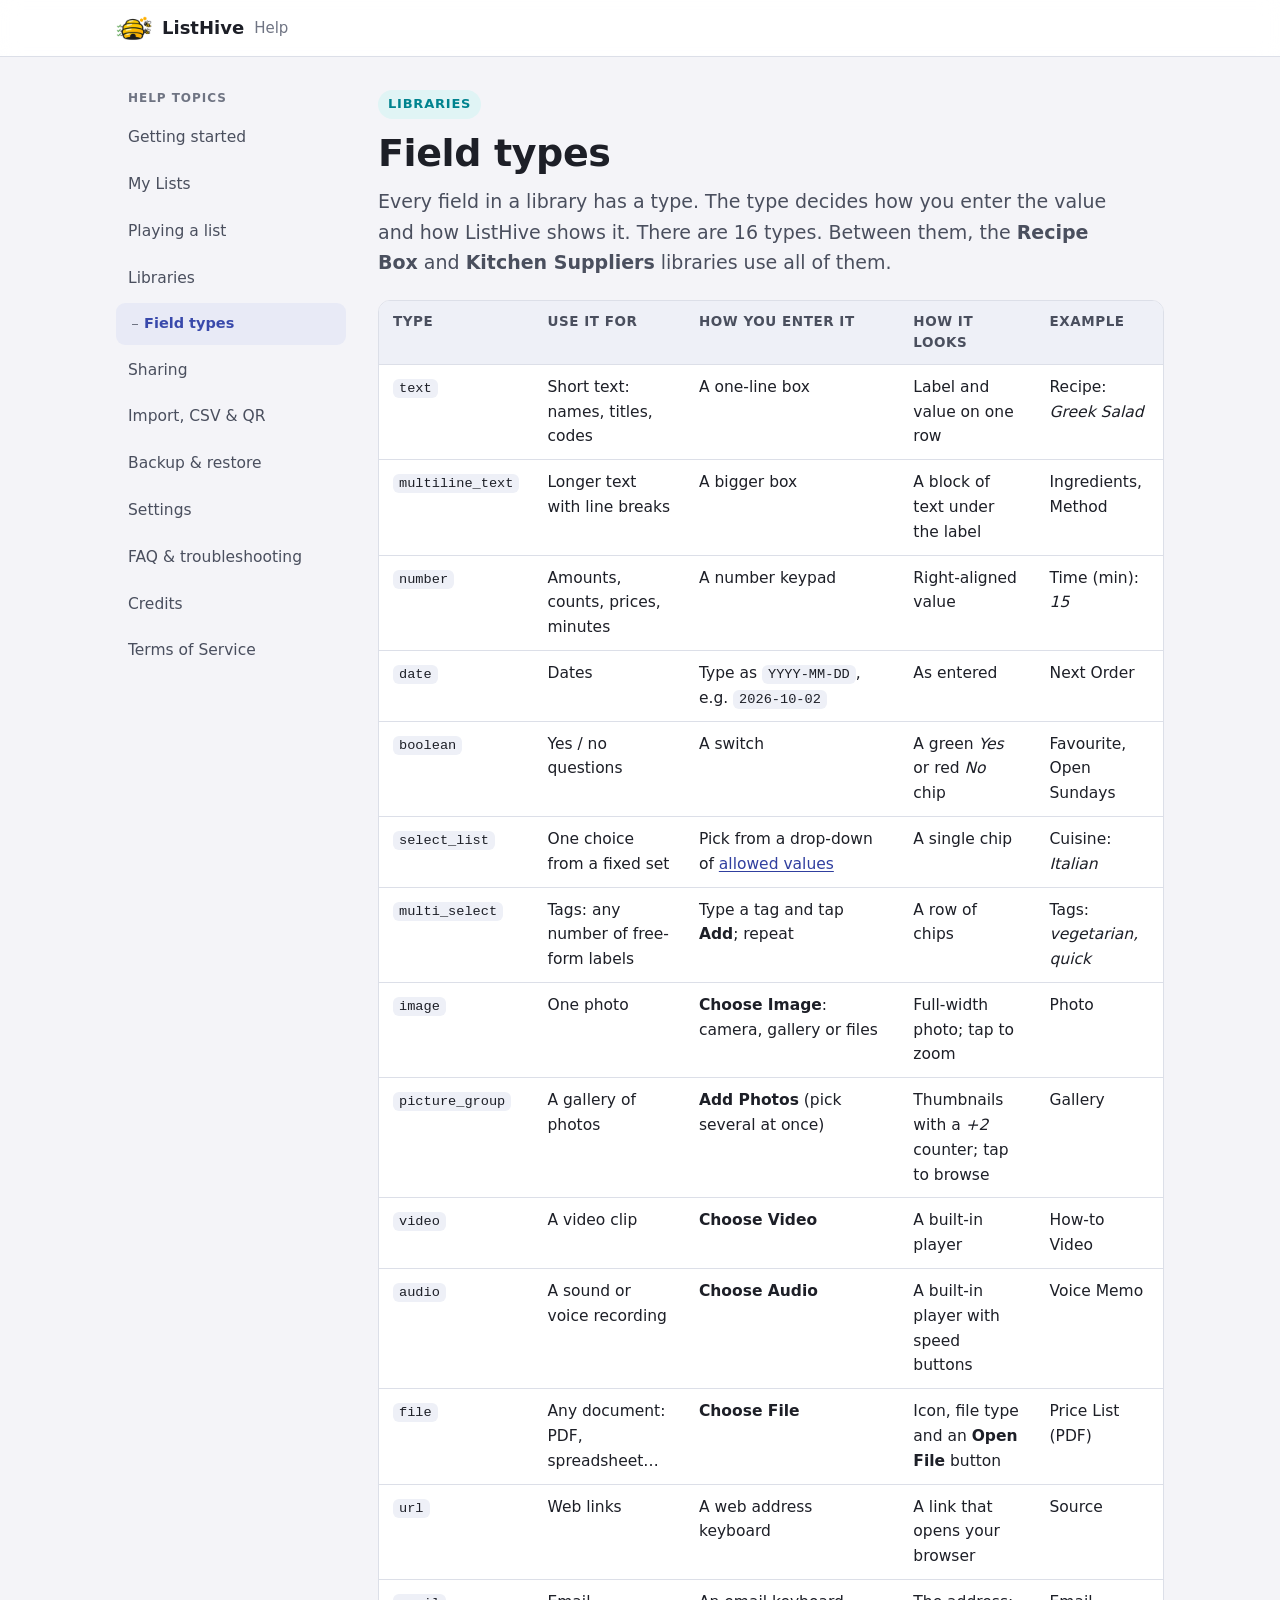
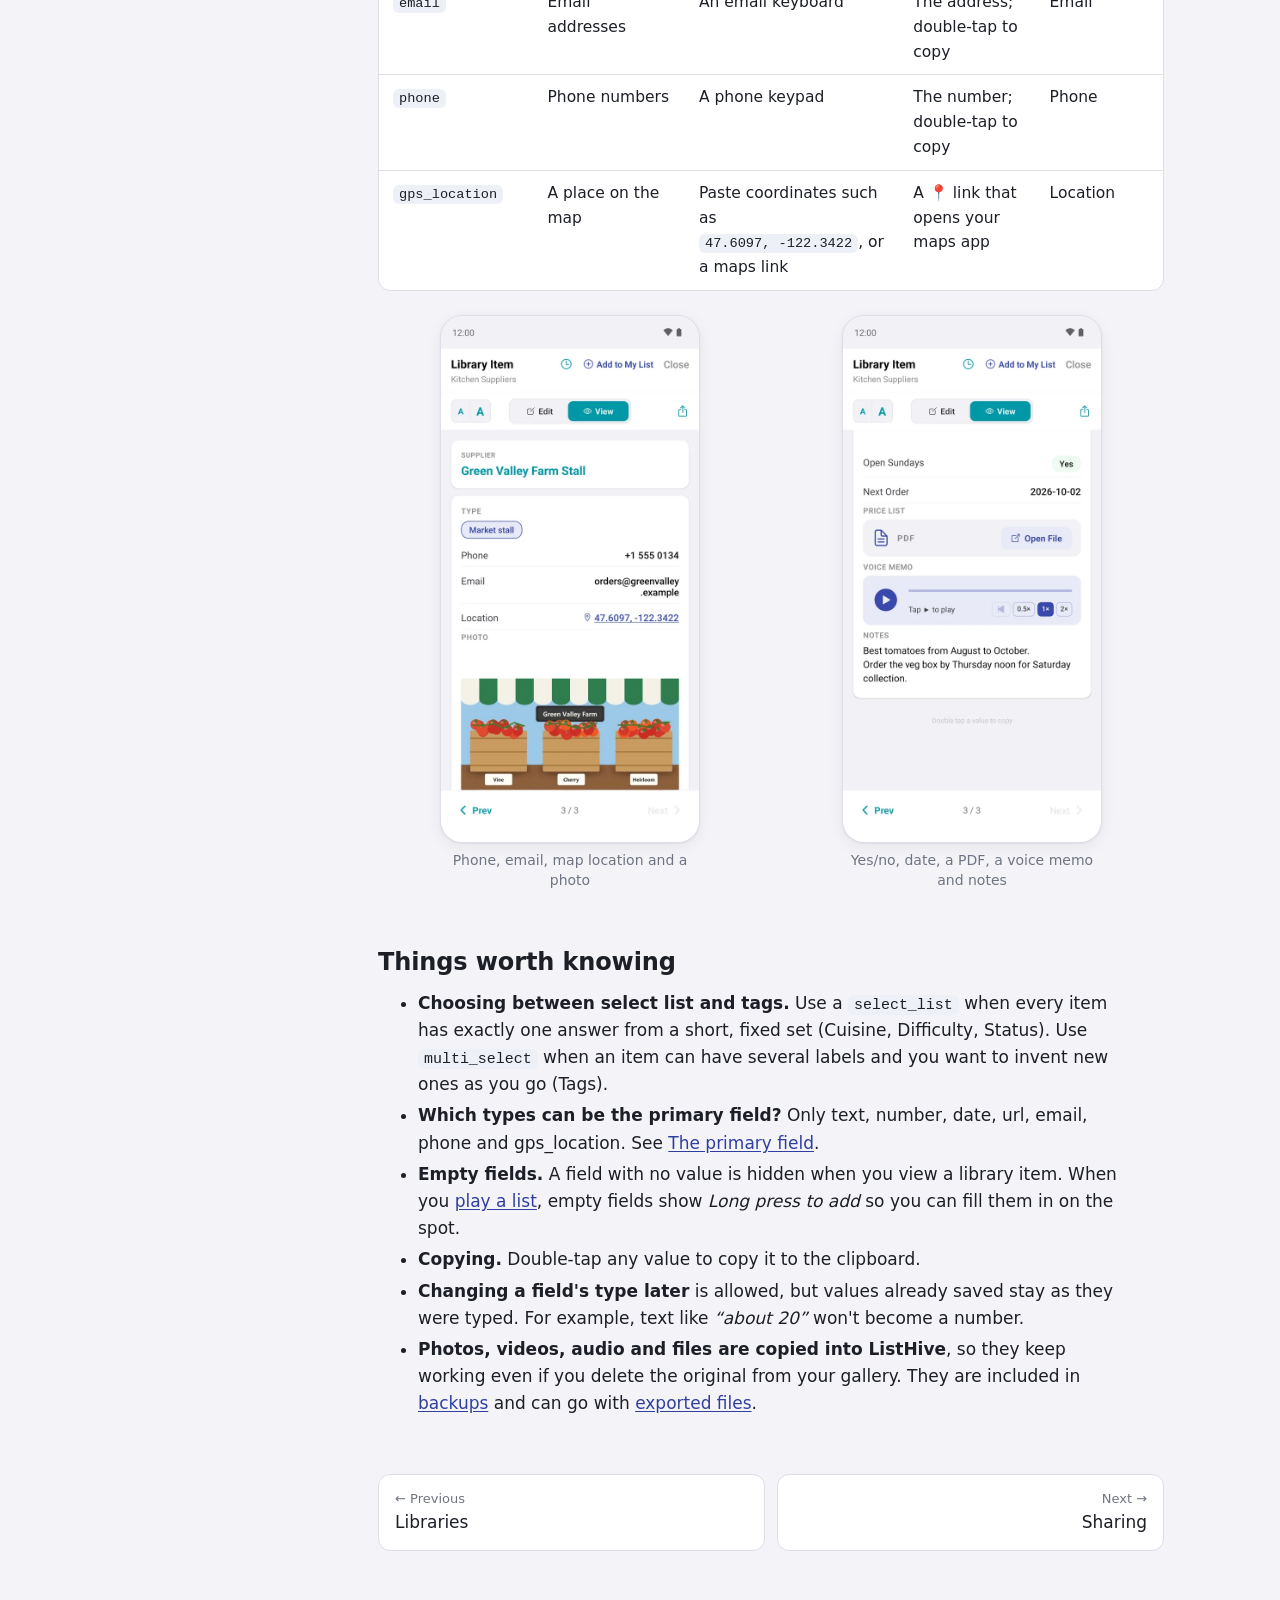
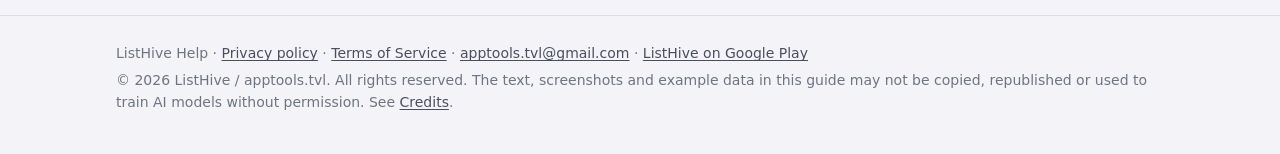
<file: listhive/help/field-types.html>
<!doctype html>
<html lang="en">
<head>
<meta charset="utf-8">
<meta name="viewport" content="width=device-width, initial-scale=1">
<title>Field types · ListHive Help</title>
<meta name="description" content="All 16 field types, what they store and how they look.">
<meta name="color-scheme" content="light dark">
<meta name="robots" content="noai, noimageai">
<link rel="stylesheet" href="style.css">
<link rel="icon" href="img/favicon.png">
</head>
<body>
<header class="topbar">
  <div class="topbar-inner">
    <a class="brand" href="./"><img class="brand-mark" src="img/logo.png" alt="" width="36" height="36">ListHive <small>Help</small></a>
    <details class="menu">
      <summary>Menu</summary>
      <nav aria-label="Help topics"><ul class="nav-list"><li><a href="./">Getting started</a></li><li><a href="my-lists.html">My Lists</a></li><li><a href="playback.html">Playing a list</a></li><li><a href="libraries.html">Libraries</a></li><li class="sub"><a href="field-types.html" aria-current="page">Field types</a></li><li><a href="sharing.html">Sharing</a></li><li><a href="import-export.html">Import, CSV &amp; QR</a></li><li><a href="backup.html">Backup &amp; restore</a></li><li><a href="settings.html">Settings</a></li><li><a href="faq.html">FAQ &amp; troubleshooting</a></li><li><a href="credits.html">Credits</a></li><li><a href="terms.html">Terms of Service</a></li></ul></nav>
    </details>
  </div>
</header>
<div class="layout">
  <aside class="sidebar">
    <p class="sidebar-title">Help topics</p>
    <nav aria-label="Help topics"><ul class="nav-list"><li><a href="./">Getting started</a></li><li><a href="my-lists.html">My Lists</a></li><li><a href="playback.html">Playing a list</a></li><li><a href="libraries.html">Libraries</a></li><li class="sub"><a href="field-types.html" aria-current="page">Field types</a></li><li><a href="sharing.html">Sharing</a></li><li><a href="import-export.html">Import, CSV &amp; QR</a></li><li><a href="backup.html">Backup &amp; restore</a></li><li><a href="settings.html">Settings</a></li><li><a href="faq.html">FAQ &amp; troubleshooting</a></li><li><a href="credits.html">Credits</a></li><li><a href="terms.html">Terms of Service</a></li></ul></nav>
  </aside>
  <main>
<span class="eyebrow libs">Libraries</span>
<h1>Field types</h1>
<p class="lede">Every field in a library has a type. The type decides how you enter the value and how ListHive shows it. There are 16 types. Between them, the <strong>Recipe Box</strong> and <strong>Kitchen Suppliers</strong> libraries use all of them.</p>

<div class="table-wrap">
<table>
  <thead><tr><th>Type</th><th>Use it for</th><th>How you enter it</th><th>How it looks</th><th>Example</th></tr></thead>
  <tbody>
    <tr><td><code>text</code></td><td>Short text: names, titles, codes</td><td>A one-line box</td><td>Label and value on one row</td><td>Recipe: <em>Greek Salad</em></td></tr>
    <tr><td><code>multiline_text</code></td><td>Longer text with line breaks</td><td>A bigger box</td><td>A block of text under the label</td><td>Ingredients, Method</td></tr>
    <tr><td><code>number</code></td><td>Amounts, counts, prices, minutes</td><td>A number keypad</td><td>Right-aligned value</td><td>Time (min): <em>15</em></td></tr>
    <tr><td><code>date</code></td><td>Dates</td><td>Type as <code>YYYY-MM-DD</code>, e.g. <code>2026-10-02</code></td><td>As entered</td><td>Next Order</td></tr>
    <tr><td><code>boolean</code></td><td>Yes / no questions</td><td>A switch</td><td>A green <em>Yes</em> or red <em>No</em> chip</td><td>Favourite, Open Sundays</td></tr>
    <tr><td><code>select_list</code></td><td>One choice from a fixed set</td><td>Pick from a drop-down of <a href="libraries.html#allowed-values">allowed values</a></td><td>A single chip</td><td>Cuisine: <em>Italian</em></td></tr>
    <tr><td><code>multi_select</code></td><td>Tags: any number of free-form labels</td><td>Type a tag and tap <span class="ui">Add</span>; repeat</td><td>A row of chips</td><td>Tags: <em>vegetarian, quick</em></td></tr>
    <tr><td><code>image</code></td><td>One photo</td><td><span class="ui">Choose Image</span>: camera, gallery or files</td><td>Full-width photo; tap to zoom</td><td>Photo</td></tr>
    <tr><td><code>picture_group</code></td><td>A gallery of photos</td><td><span class="ui">Add Photos</span> (pick several at once)</td><td>Thumbnails with a <em>+2</em> counter; tap to browse</td><td>Gallery</td></tr>
    <tr><td><code>video</code></td><td>A video clip</td><td><span class="ui">Choose Video</span></td><td>A built-in player</td><td>How-to Video</td></tr>
    <tr><td><code>audio</code></td><td>A sound or voice recording</td><td><span class="ui">Choose Audio</span></td><td>A built-in player with speed buttons</td><td>Voice Memo</td></tr>
    <tr><td><code>file</code></td><td>Any document: PDF, spreadsheet…</td><td><span class="ui">Choose File</span></td><td>Icon, file type and an <span class="ui">Open File</span> button</td><td>Price List (PDF)</td></tr>
    <tr><td><code>url</code></td><td>Web links</td><td>A web address keyboard</td><td>A link that opens your browser</td><td>Source</td></tr>
    <tr><td><code>email</code></td><td>Email addresses</td><td>An email keyboard</td><td>The address; double-tap to copy</td><td>Email</td></tr>
    <tr><td><code>phone</code></td><td>Phone numbers</td><td>A phone keypad</td><td>The number; double-tap to copy</td><td>Phone</td></tr>
    <tr><td><code>gps_location</code></td><td>A place on the map</td><td>Paste coordinates such as <code>47.6097, -122.3422</code>, or a maps link</td><td>A 📍 link that opens your maps app</td><td>Location</td></tr>
  </tbody>
</table>
</div>

<div class="shots">
  <figure class="shot"><img src="img/lib-09-supplier-item.webp" alt="Green Valley Farm Stall supplier showing select list, phone, email, location, photo" width="600" height="1224" loading="lazy"><figcaption>Phone, email, map location and a photo</figcaption></figure>
  <figure class="shot"><img src="img/lib-10-supplier-item-2.webp" alt="Further down the supplier: yes/no, date, PDF file, audio player and notes" width="600" height="1224" loading="lazy"><figcaption>Yes/no, date, a PDF, a voice memo and notes</figcaption></figure>
</div>

<h2>Things worth knowing</h2>
<ul class="prose">
  <li><strong>Choosing between select list and tags.</strong> Use a <code>select_list</code> when every item has exactly one answer from a short, fixed set (Cuisine, Difficulty, Status). Use <code>multi_select</code> when an item can have several labels and you want to invent new ones as you go (Tags).</li>
  <li><strong>Which types can be the primary field?</strong> Only text, number, date, url, email, phone and gps_location. See <a href="libraries.html#primary">The primary field</a>.</li>
  <li><strong>Empty fields.</strong> A field with no value is hidden when you view a library item. When you <a href="playback.html">play a list</a>, empty fields show <em>Long press to add</em> so you can fill them in on the spot.</li>
  <li><strong>Copying.</strong> Double-tap any value to copy it to the clipboard.</li>
  <li><strong>Changing a field's type later</strong> is allowed, but values already saved stay as they were typed. For example, text like <em>“about 20”</em> won't become a number.</li>
  <li><strong>Photos, videos, audio and files are copied into ListHive</strong>, so they keep working even if you delete the original from your gallery. They are included in <a href="backup.html">backups</a> and can go with <a href="sharing.html#export-file">exported files</a>.</li>
</ul>

<nav class="pager" aria-label="Previous and next page"><a class="prev" href="libraries.html"><span>← Previous</span>Libraries</a><a class="next" href="sharing.html"><span>Next →</span>Sharing</a></nav>
  </main>
</div>
<footer>
  <div class="inner">
    <p>ListHive Help · <a href="https://sites.google.com/view/listhive-privacy/home">Privacy policy</a> · <a href="terms.html">Terms of Service</a> · <a href="mailto:apptools.tvl@gmail.com">apptools.tvl@gmail.com</a> · <a href="https://play.google.com/store/apps/details?id=com.apptoolstvl.ListHive">ListHive on Google Play</a></p>
    <p>© 2026 ListHive / apptools.tvl. All rights reserved. The text, screenshots and example data in this guide may not be copied, republished or used to train AI models without permission. See <a href="credits.html">Credits</a>.</p>
  </div>
</footer>
</body>
</html>
</file>
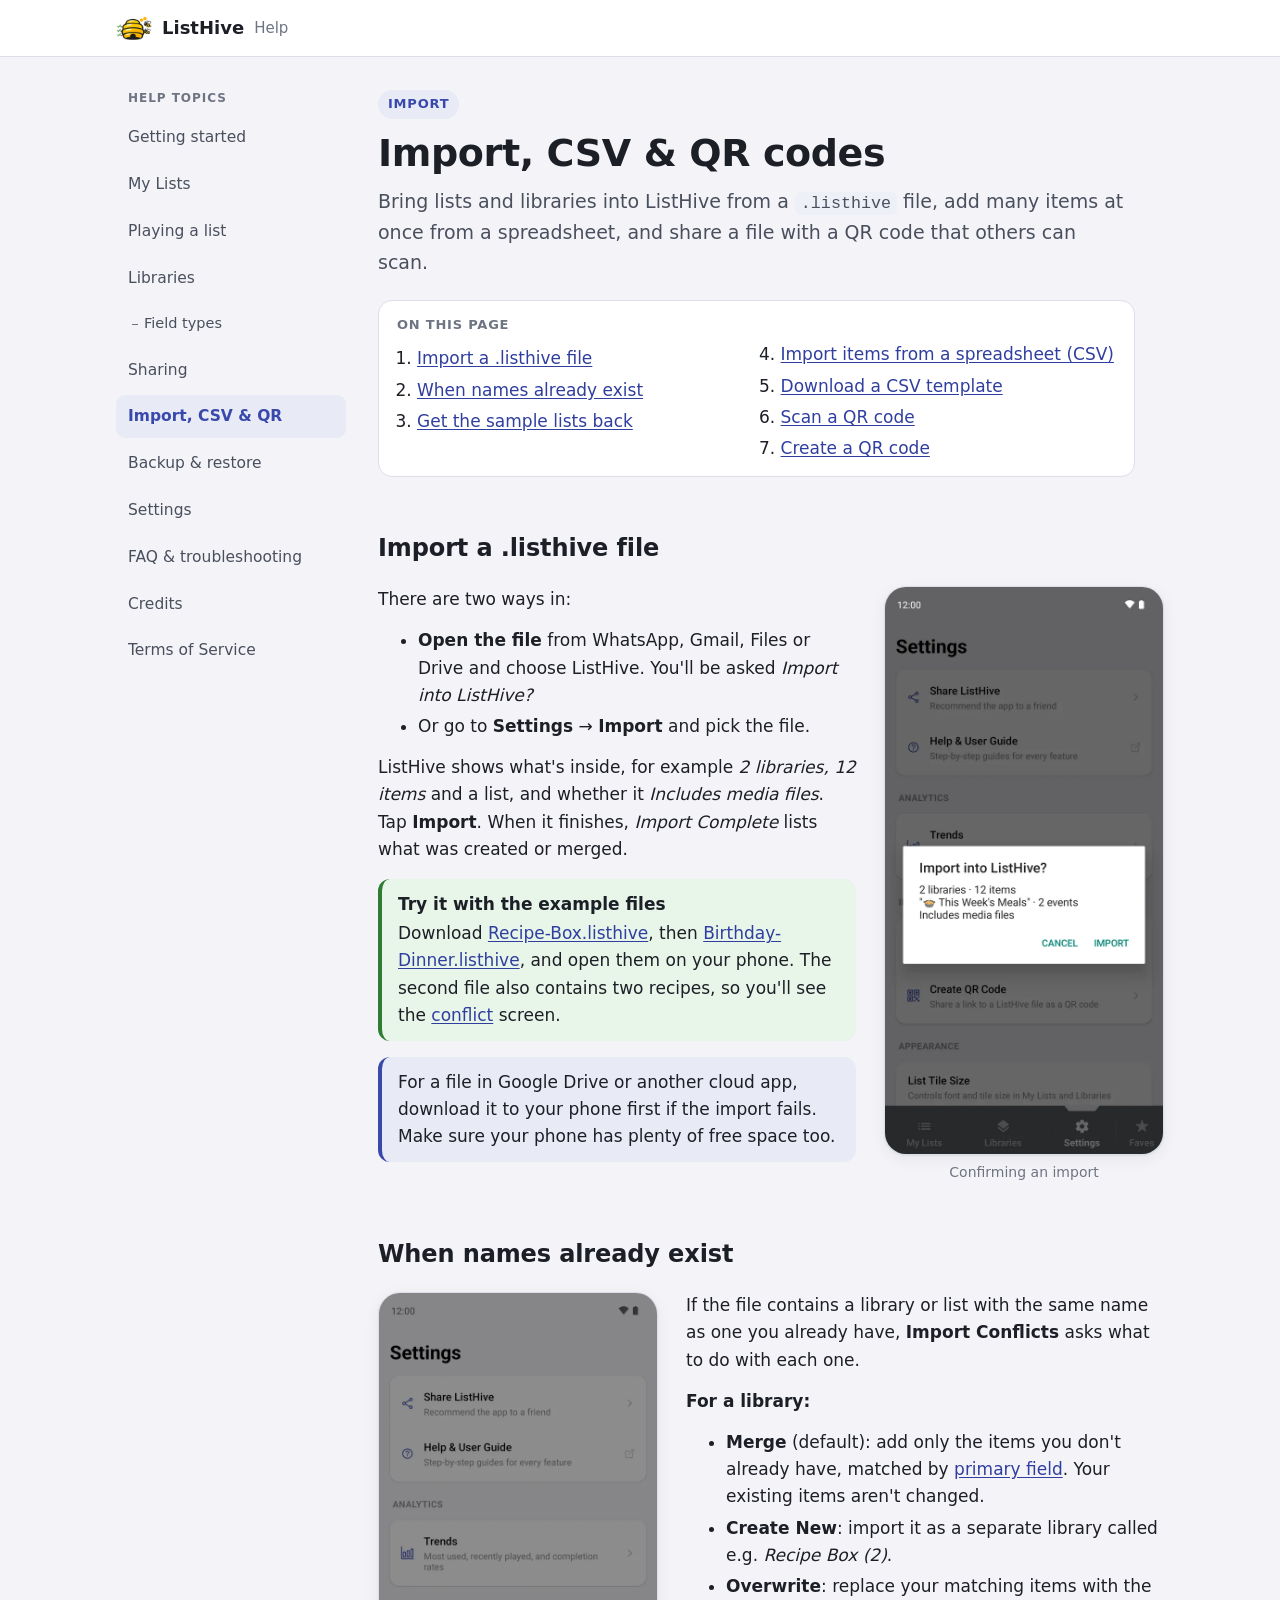
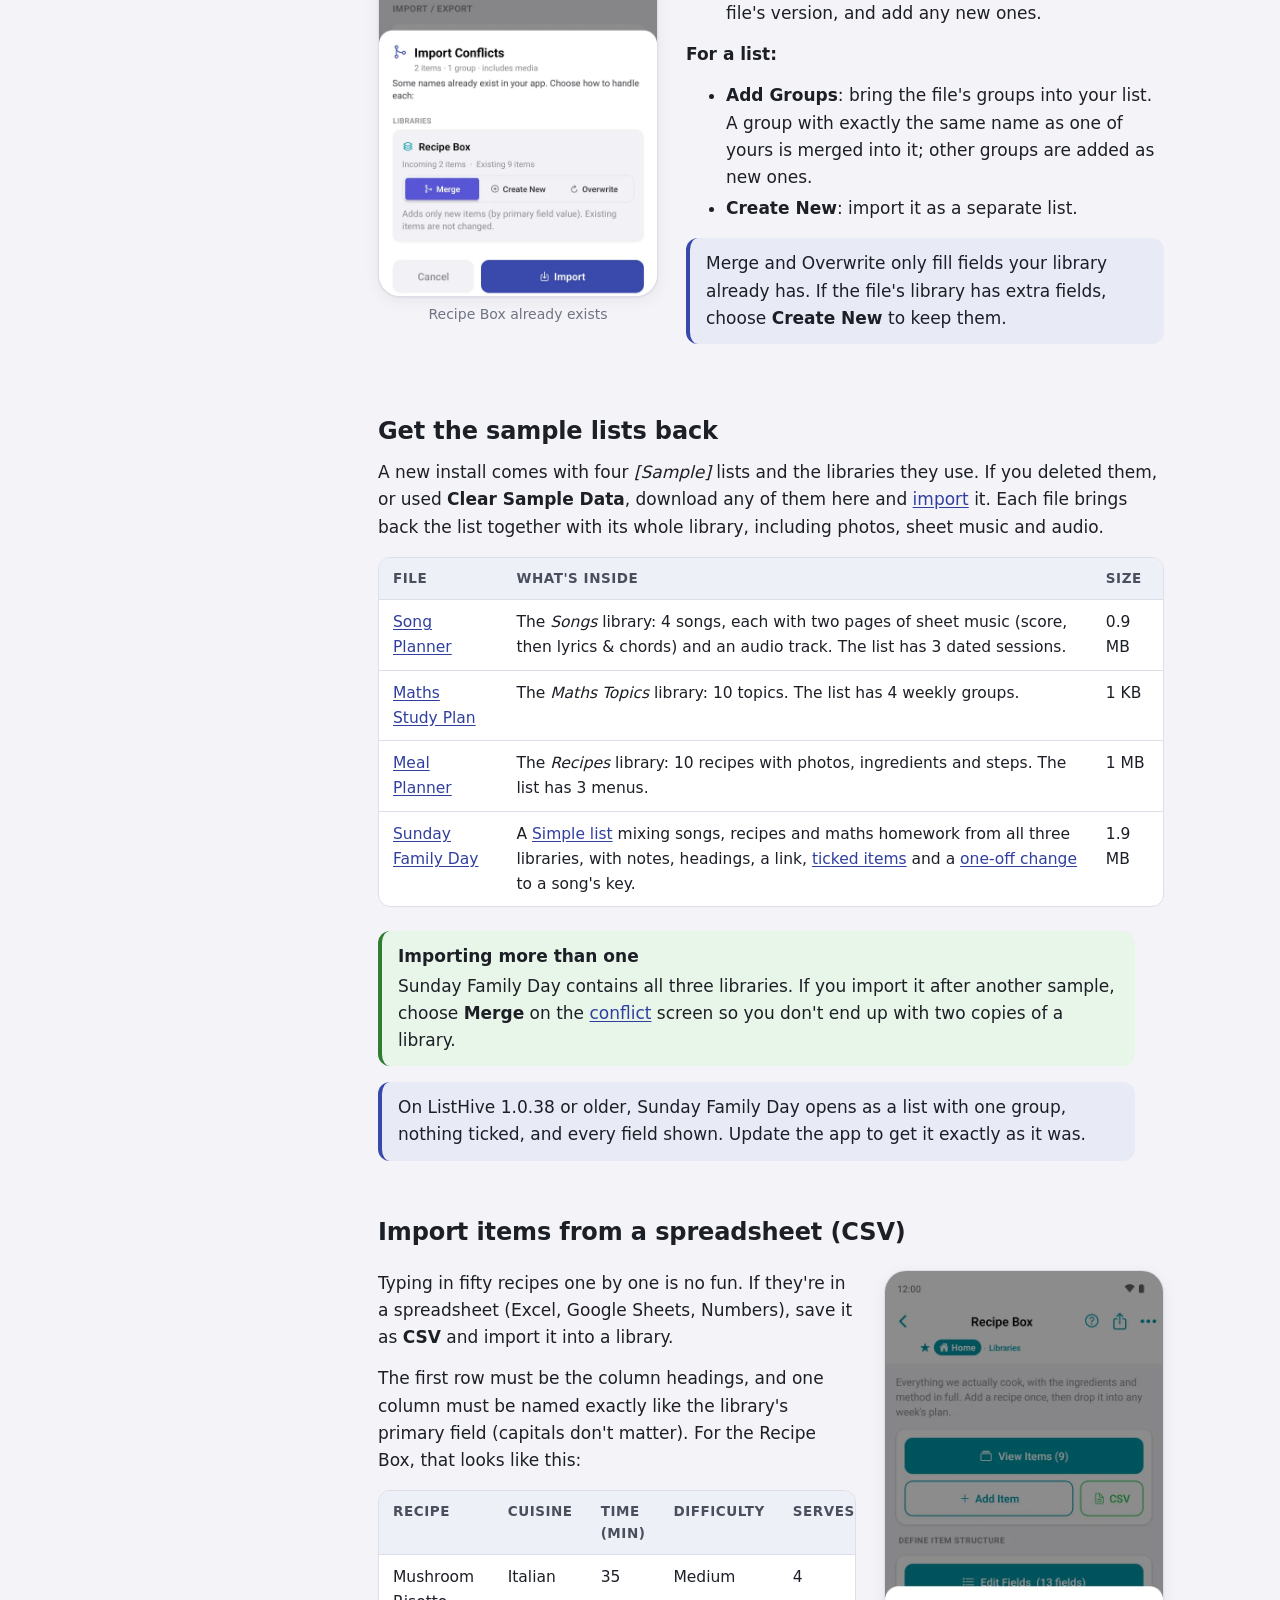
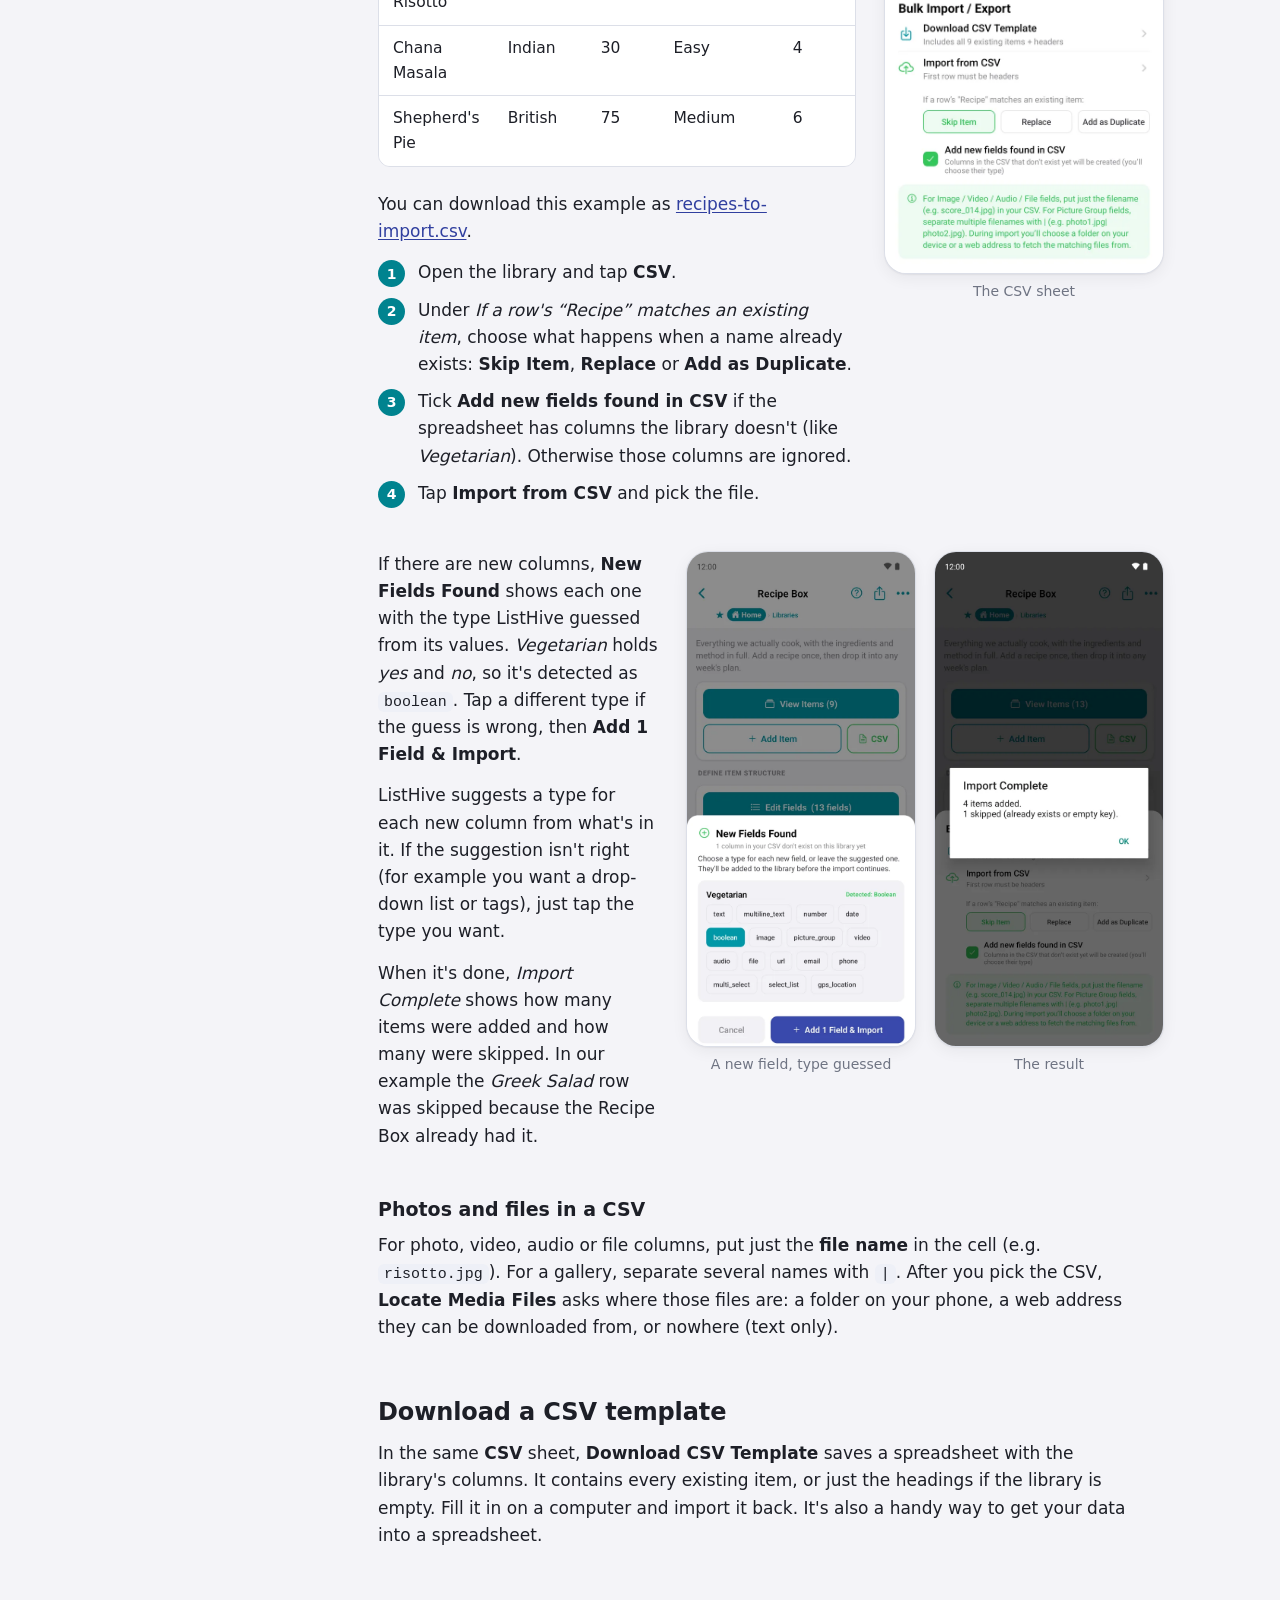
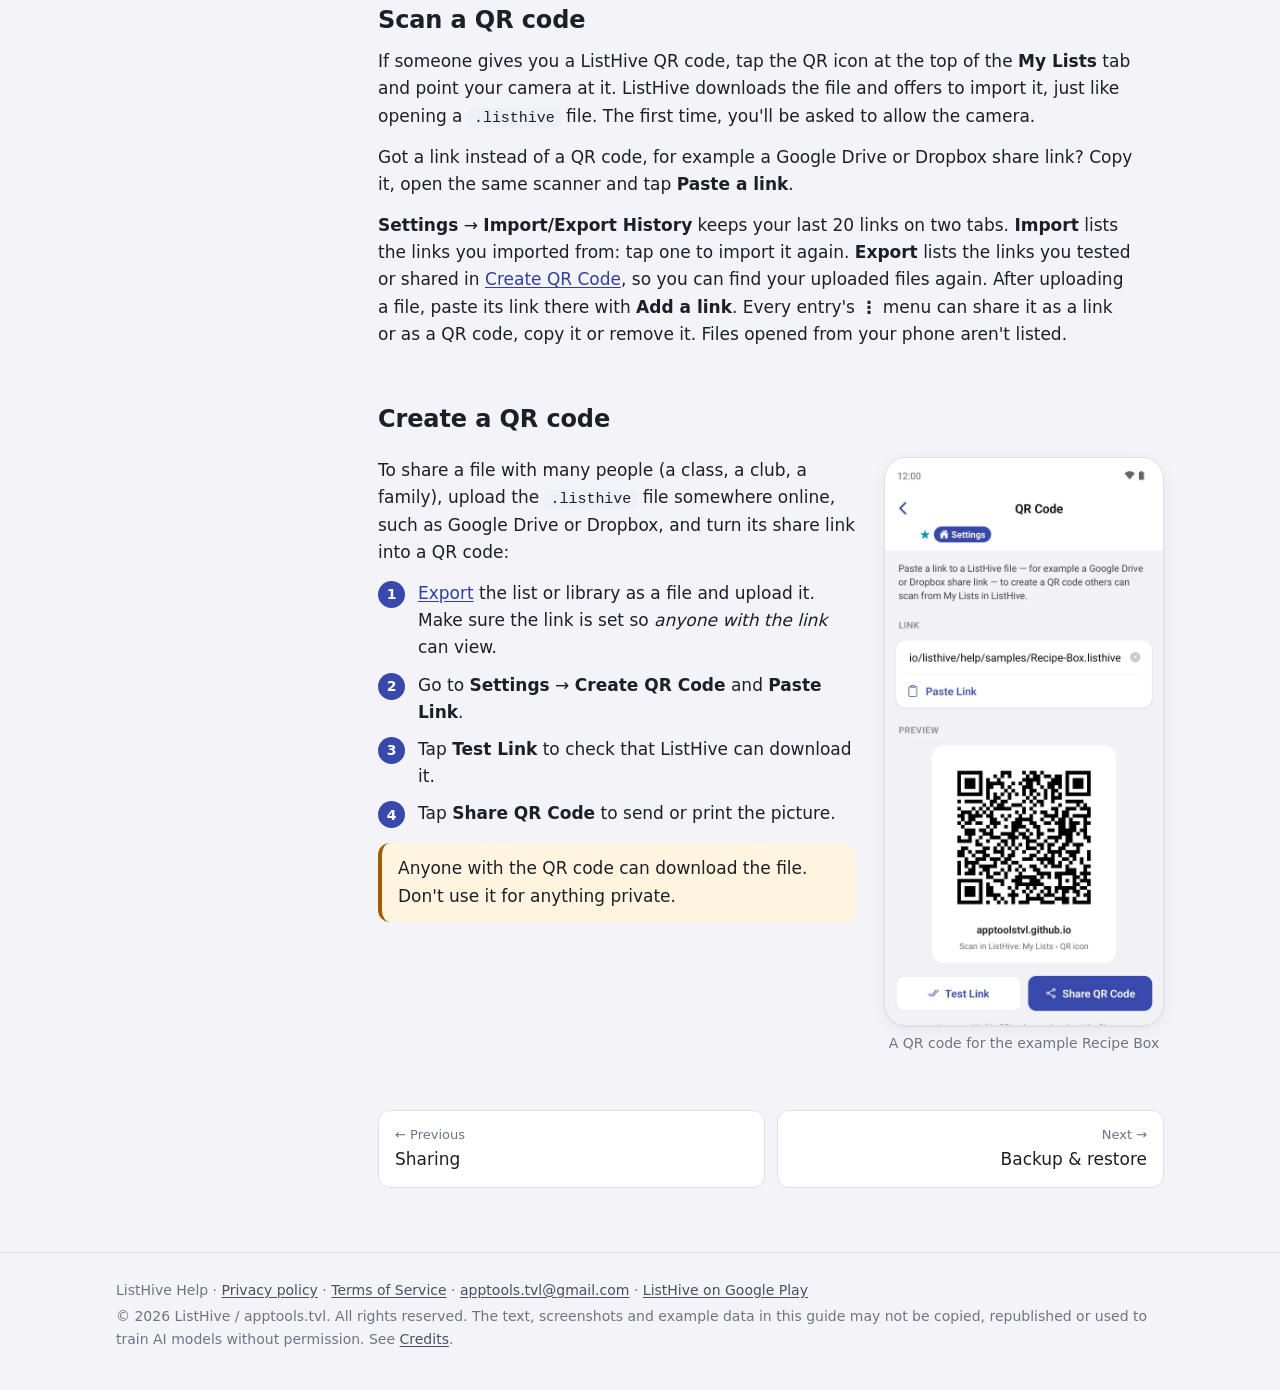
<file: listhive/help/import-export.html>
<!doctype html>
<html lang="en">
<head>
<meta charset="utf-8">
<meta name="viewport" content="width=device-width, initial-scale=1">
<title>Import, CSV &amp; QR · ListHive Help</title>
<meta name="description" content="Import .listhive files, bulk-add items from a spreadsheet and share files with a QR code.">
<meta name="color-scheme" content="light dark">
<meta name="robots" content="noai, noimageai">
<link rel="stylesheet" href="style.css">
<link rel="icon" href="img/favicon.png">
</head>
<body>
<header class="topbar">
  <div class="topbar-inner">
    <a class="brand" href="./"><img class="brand-mark" src="img/logo.png" alt="" width="36" height="36">ListHive <small>Help</small></a>
    <details class="menu">
      <summary>Menu</summary>
      <nav aria-label="Help topics"><ul class="nav-list"><li><a href="./">Getting started</a></li><li><a href="my-lists.html">My Lists</a></li><li><a href="playback.html">Playing a list</a></li><li><a href="libraries.html">Libraries</a></li><li class="sub"><a href="field-types.html">Field types</a></li><li><a href="sharing.html">Sharing</a></li><li><a href="import-export.html" aria-current="page">Import, CSV &amp; QR</a></li><li><a href="backup.html">Backup &amp; restore</a></li><li><a href="settings.html">Settings</a></li><li><a href="faq.html">FAQ &amp; troubleshooting</a></li><li><a href="credits.html">Credits</a></li><li><a href="terms.html">Terms of Service</a></li></ul></nav>
    </details>
  </div>
</header>
<div class="layout">
  <aside class="sidebar">
    <p class="sidebar-title">Help topics</p>
    <nav aria-label="Help topics"><ul class="nav-list"><li><a href="./">Getting started</a></li><li><a href="my-lists.html">My Lists</a></li><li><a href="playback.html">Playing a list</a></li><li><a href="libraries.html">Libraries</a></li><li class="sub"><a href="field-types.html">Field types</a></li><li><a href="sharing.html">Sharing</a></li><li><a href="import-export.html" aria-current="page">Import, CSV &amp; QR</a></li><li><a href="backup.html">Backup &amp; restore</a></li><li><a href="settings.html">Settings</a></li><li><a href="faq.html">FAQ &amp; troubleshooting</a></li><li><a href="credits.html">Credits</a></li><li><a href="terms.html">Terms of Service</a></li></ul></nav>
  </aside>
  <main>
<span class="eyebrow">Import</span>
<h1>Import, CSV &amp; QR codes</h1>
<p class="lede">Bring lists and libraries into ListHive from a <code>.listhive</code> file, add many items at once from a spreadsheet, and share a file with a QR code that others can scan.</p>

<div class="toc">
  <strong>On this page</strong>
  <ol>
    <li><a href="#import-file">Import a .listhive file</a></li>
    <li><a href="#conflicts">When names already exist</a></li>
    <li><a href="#samples">Get the sample lists back</a></li>
    <li><a href="#csv">Import items from a spreadsheet (CSV)</a></li>
    <li><a href="#csv-export">Download a CSV template</a></li>
    <li><a href="#qr-scan">Scan a QR code</a></li>
    <li><a href="#qr-create">Create a QR code</a></li>
  </ol>
</div>

<h2 id="import-file">Import a .listhive file</h2>
<div class="step">
  <div class="prose">
    <p>There are two ways in:</p>
    <ul>
      <li><strong>Open the file</strong> from WhatsApp, Gmail, Files or Drive and choose ListHive. You'll be asked <em>Import into ListHive?</em></li>
      <li>Or go to <span class="ui">Settings</span> → <span class="ui">Import</span> and pick the file.</li>
    </ul>
    <p>ListHive shows what's inside, for example <em>2 libraries, 12 items</em> and a list, and whether it <em>Includes media files</em>. Tap <span class="ui">Import</span>. When it finishes, <em>Import Complete</em> lists what was created or merged.</p>
    <div class="tip"><span class="callout-title">Try it with the example files</span>
    <p>Download <a href="samples/Recipe-Box.listhive">Recipe-Box.listhive</a>, then <a href="samples/Birthday-Dinner.listhive">Birthday-Dinner.listhive</a>, and open them on your phone. The second file also contains two recipes, so you'll see the <a href="#conflicts">conflict</a> screen.</p></div>
    <div class="note"><p>For a file in Google Drive or another cloud app, download it to your phone first if the import fails. Make sure your phone has plenty of free space too.</p></div>
  </div>
  <figure class="shot"><img src="img/import-01-confirm.webp" alt="Import confirmation for H1-Recipe-Box.listhive" width="600" height="1224" loading="lazy"><figcaption>Confirming an import</figcaption></figure>
</div>

<h2 id="conflicts">When names already exist</h2>
<div class="step flip">
  <div class="prose">
    <p>If the file contains a library or list with the same name as one you already have, <span class="ui">Import Conflicts</span> asks what to do with each one.</p>
    <p><strong>For a library:</strong></p>
    <ul>
      <li><span class="ui">Merge</span> (default): add only the items you don't already have, matched by <a href="libraries.html#primary">primary field</a>. Your existing items aren't changed.</li>
      <li><span class="ui">Create New</span>: import it as a separate library called e.g. <em>Recipe Box (2)</em>.</li>
      <li><span class="ui">Overwrite</span>: replace your matching items with the file's version, and add any new ones.</li>
    </ul>
    <p><strong>For a list:</strong></p>
    <ul>
      <li><span class="ui">Add Groups</span>: bring the file's groups into your list. A group with exactly the same name as one of yours is merged into it; other groups are added as new ones.</li>
      <li><span class="ui">Create New</span>: import it as a separate list.</li>
    </ul>
    <div class="note"><p>Merge and Overwrite only fill fields your library already has. If the file's library has extra fields, choose <span class="ui">Create New</span> to keep them.</p></div>
  </div>
  <figure class="shot"><img src="img/import-02-conflicts.webp" alt="Import Conflicts sheet for the Recipe Box: Merge, Create New or Overwrite" width="600" height="1300" loading="lazy"><figcaption>Recipe Box already exists</figcaption></figure>
</div>

<h2 id="samples">Get the sample lists back</h2>
<p>A new install comes with four <em>[Sample]</em> lists and the libraries they use. If you deleted them, or used <span class="ui">Clear Sample Data</span>, download any of them here and <a href="#import-file">import</a> it. Each file brings back the list together with its whole library, including photos, sheet music and audio.</p>
<div class="table-wrap">
<table>
  <thead><tr><th>File</th><th>What's inside</th><th>Size</th></tr></thead>
  <tbody>
    <tr><td><a href="samples/Sample-Song-Planner.listhive">Song Planner</a></td><td>The <em>Songs</em> library: 4 songs, each with two pages of sheet music (score, then lyrics &amp; chords) and an audio track. The list has 3 dated sessions.</td><td>0.9 MB</td></tr>
    <tr><td><a href="samples/Sample-Maths-Study-Plan.listhive">Maths Study Plan</a></td><td>The <em>Maths Topics</em> library: 10 topics. The list has 4 weekly groups.</td><td>1 KB</td></tr>
    <tr><td><a href="samples/Sample-Meal-Planner.listhive">Meal Planner</a></td><td>The <em>Recipes</em> library: 10 recipes with photos, ingredients and steps. The list has 3 menus.</td><td>1 MB</td></tr>
    <tr><td><a href="samples/Sample-Sunday-Family-Day.listhive">Sunday Family Day</a></td><td>A <a href="my-lists.html#modes">Simple list</a> mixing songs, recipes and maths homework from all three libraries, with notes, headings, a link, <a href="playback.html#done">ticked items</a> and a <a href="playback.html#override">one-off change</a> to a song's key.</td><td>1.9 MB</td></tr>
  </tbody>
</table>
</div>
<div class="tip"><span class="callout-title">Importing more than one</span>
<p>Sunday Family Day contains all three libraries. If you import it after another sample, choose <span class="ui">Merge</span> on the <a href="#conflicts">conflict</a> screen so you don't end up with two copies of a library.</p></div>
<div class="note"><p>On ListHive 1.0.38 or older, Sunday Family Day opens as a list with one group, nothing ticked, and every field shown. Update the app to get it exactly as it was.</p></div>

<h2 id="csv">Import items from a spreadsheet (CSV)</h2>
<div class="step">
  <div class="prose">
    <p>Typing in fifty recipes one by one is no fun. If they're in a spreadsheet (Excel, Google Sheets, Numbers), save it as <strong>CSV</strong> and import it into a library.</p>
    <p>The first row must be the column headings, and one column must be named exactly like the library's primary field (capitals don't matter). For the Recipe Box, that looks like this:</p>
    <div class="table-wrap"><table>
      <thead><tr><th>Recipe</th><th>Cuisine</th><th>Time (min)</th><th>Difficulty</th><th>Serves</th><th>Vegetarian</th></tr></thead>
      <tbody>
        <tr><td>Mushroom Risotto</td><td>Italian</td><td>35</td><td>Medium</td><td>4</td><td>yes</td></tr>
        <tr><td>Chana Masala</td><td>Indian</td><td>30</td><td>Easy</td><td>4</td><td>yes</td></tr>
        <tr><td>Shepherd's Pie</td><td>British</td><td>75</td><td>Medium</td><td>6</td><td>no</td></tr>
      </tbody>
    </table></div>
    <p>You can download this example as <a href="samples/recipes-to-import.csv">recipes-to-import.csv</a>.</p>
    <ol class="steps libs">
      <li>Open the library and tap <span class="ui">CSV</span>.</li>
      <li>Under <em>If a row's “Recipe” matches an existing item</em>, choose what happens when a name already exists: <span class="ui">Skip Item</span>, <span class="ui">Replace</span> or <span class="ui">Add as Duplicate</span>.</li>
      <li>Tick <span class="ui">Add new fields found in CSV</span> if the spreadsheet has columns the library doesn't (like <em>Vegetarian</em>). Otherwise those columns are ignored.</li>
      <li>Tap <span class="ui">Import from CSV</span> and pick the file.</li>
    </ol>
  </div>
  <figure class="shot"><img src="img/lib-11-csv-sheet.webp" alt="Bulk Import / Export sheet with duplicates options and Import from CSV" width="600" height="1300" loading="lazy"><figcaption>The CSV sheet</figcaption></figure>
</div>

<div class="step flip">
  <div class="prose">
    <p>If there are new columns, <span class="ui">New Fields Found</span> shows each one with the type ListHive guessed from its values. <em>Vegetarian</em> holds <em>yes</em> and <em>no</em>, so it's detected as <code>boolean</code>. Tap a different type if the guess is wrong, then <span class="ui">Add 1 Field &amp; Import</span>.</p>
    <p>ListHive suggests a type for each new column from what's in it. If the suggestion isn't right (for example you want a drop-down list or tags), just tap the type you want.</p>
    <p>When it's done, <em>Import Complete</em> shows how many items were added and how many were skipped. In our example the <em>Greek Salad</em> row was skipped because the Recipe Box already had it.</p>
  </div>
  <div class="shots" style="margin:0">
    <figure class="shot"><img src="img/import-04-new-fields.webp" alt="New Fields Found: Vegetarian detected as Boolean" width="600" height="1300" loading="lazy"><figcaption>A new field, type guessed</figcaption></figure>
    <figure class="shot"><img src="img/import-05-csv-done.webp" alt="Import Complete: 4 items added, 1 skipped" width="600" height="1300" loading="lazy"><figcaption>The result</figcaption></figure>
  </div>
</div>

<h3>Photos and files in a CSV</h3>
<div class="prose">
  <p>For photo, video, audio or file columns, put just the <strong>file name</strong> in the cell (e.g. <code>risotto.jpg</code>). For a gallery, separate several names with <code>|</code>. After you pick the CSV, <span class="ui">Locate Media Files</span> asks where those files are: a folder on your phone, a web address they can be downloaded from, or nowhere (text only).</p>
</div>

<h2 id="csv-export">Download a CSV template</h2>
<div class="prose">
  <p>In the same <span class="ui">CSV</span> sheet, <span class="ui">Download CSV Template</span> saves a spreadsheet with the library's columns. It contains every existing item, or just the headings if the library is empty. Fill it in on a computer and import it back. It's also a handy way to get your data into a spreadsheet.</p>
</div>

<h2 id="qr-scan">Scan a QR code</h2>
<div class="prose">
  <p>If someone gives you a ListHive QR code, tap the QR icon at the top of the <span class="ui">My Lists</span> tab and point your camera at it. ListHive downloads the file and offers to import it, just like opening a <code>.listhive</code> file. The first time, you'll be asked to allow the camera.</p>
  <p>Got a link instead of a QR code, for example a Google Drive or Dropbox share link? Copy it, open the same scanner and tap <span class="ui">Paste a link</span>.</p>
  <p id="import-history"><span class="ui">Settings</span> → <span class="ui">Import/Export History</span> keeps your last 20 links on two tabs. <strong>Import</strong> lists the links you imported from: tap one to import it again. <strong>Export</strong> lists the links you tested or shared in <a href="#qr-create">Create QR Code</a>, so you can find your uploaded files again. After uploading a file, paste its link there with <span class="ui">Add a link</span>. Every entry's <span class="ui">⋮</span> menu can share it as a link or as a QR code, copy it or remove it. Files opened from your phone aren't listed.</p>
</div>

<h2 id="qr-create">Create a QR code</h2>
<div class="step">
  <div class="prose">
    <p>To share a file with many people (a class, a club, a family), upload the <code>.listhive</code> file somewhere online, such as Google Drive or Dropbox, and turn its share link into a QR code:</p>
    <ol class="steps">
      <li><a href="sharing.html#export-file">Export</a> the list or library as a file and upload it. Make sure the link is set so <em>anyone with the link</em> can view.</li>
      <li>Go to <span class="ui">Settings</span> → <span class="ui">Create QR Code</span> and <span class="ui">Paste Link</span>.</li>
      <li>Tap <span class="ui">Test Link</span> to check that ListHive can download it.</li>
      <li>Tap <span class="ui">Share QR Code</span> to send or print the picture.</li>
    </ol>
    <div class="warn"><p>Anyone with the QR code can download the file. Don't use it for anything private.</p></div>
  </div>
  <figure class="shot"><img src="img/import-06-qr-code.webp" alt="QR Code screen with a QR for the Recipe Box sample file" width="600" height="1224" loading="lazy"><figcaption>A QR code for the example Recipe Box</figcaption></figure>
</div>

<nav class="pager" aria-label="Previous and next page"><a class="prev" href="sharing.html"><span>← Previous</span>Sharing</a><a class="next" href="backup.html"><span>Next →</span>Backup &amp; restore</a></nav>
  </main>
</div>
<footer>
  <div class="inner">
    <p>ListHive Help · <a href="https://sites.google.com/view/listhive-privacy/home">Privacy policy</a> · <a href="terms.html">Terms of Service</a> · <a href="mailto:apptools.tvl@gmail.com">apptools.tvl@gmail.com</a> · <a href="https://play.google.com/store/apps/details?id=com.apptoolstvl.ListHive">ListHive on Google Play</a></p>
    <p>© 2026 ListHive / apptools.tvl. All rights reserved. The text, screenshots and example data in this guide may not be copied, republished or used to train AI models without permission. See <a href="credits.html">Credits</a>.</p>
  </div>
</footer>
</body>
</html>
</file>
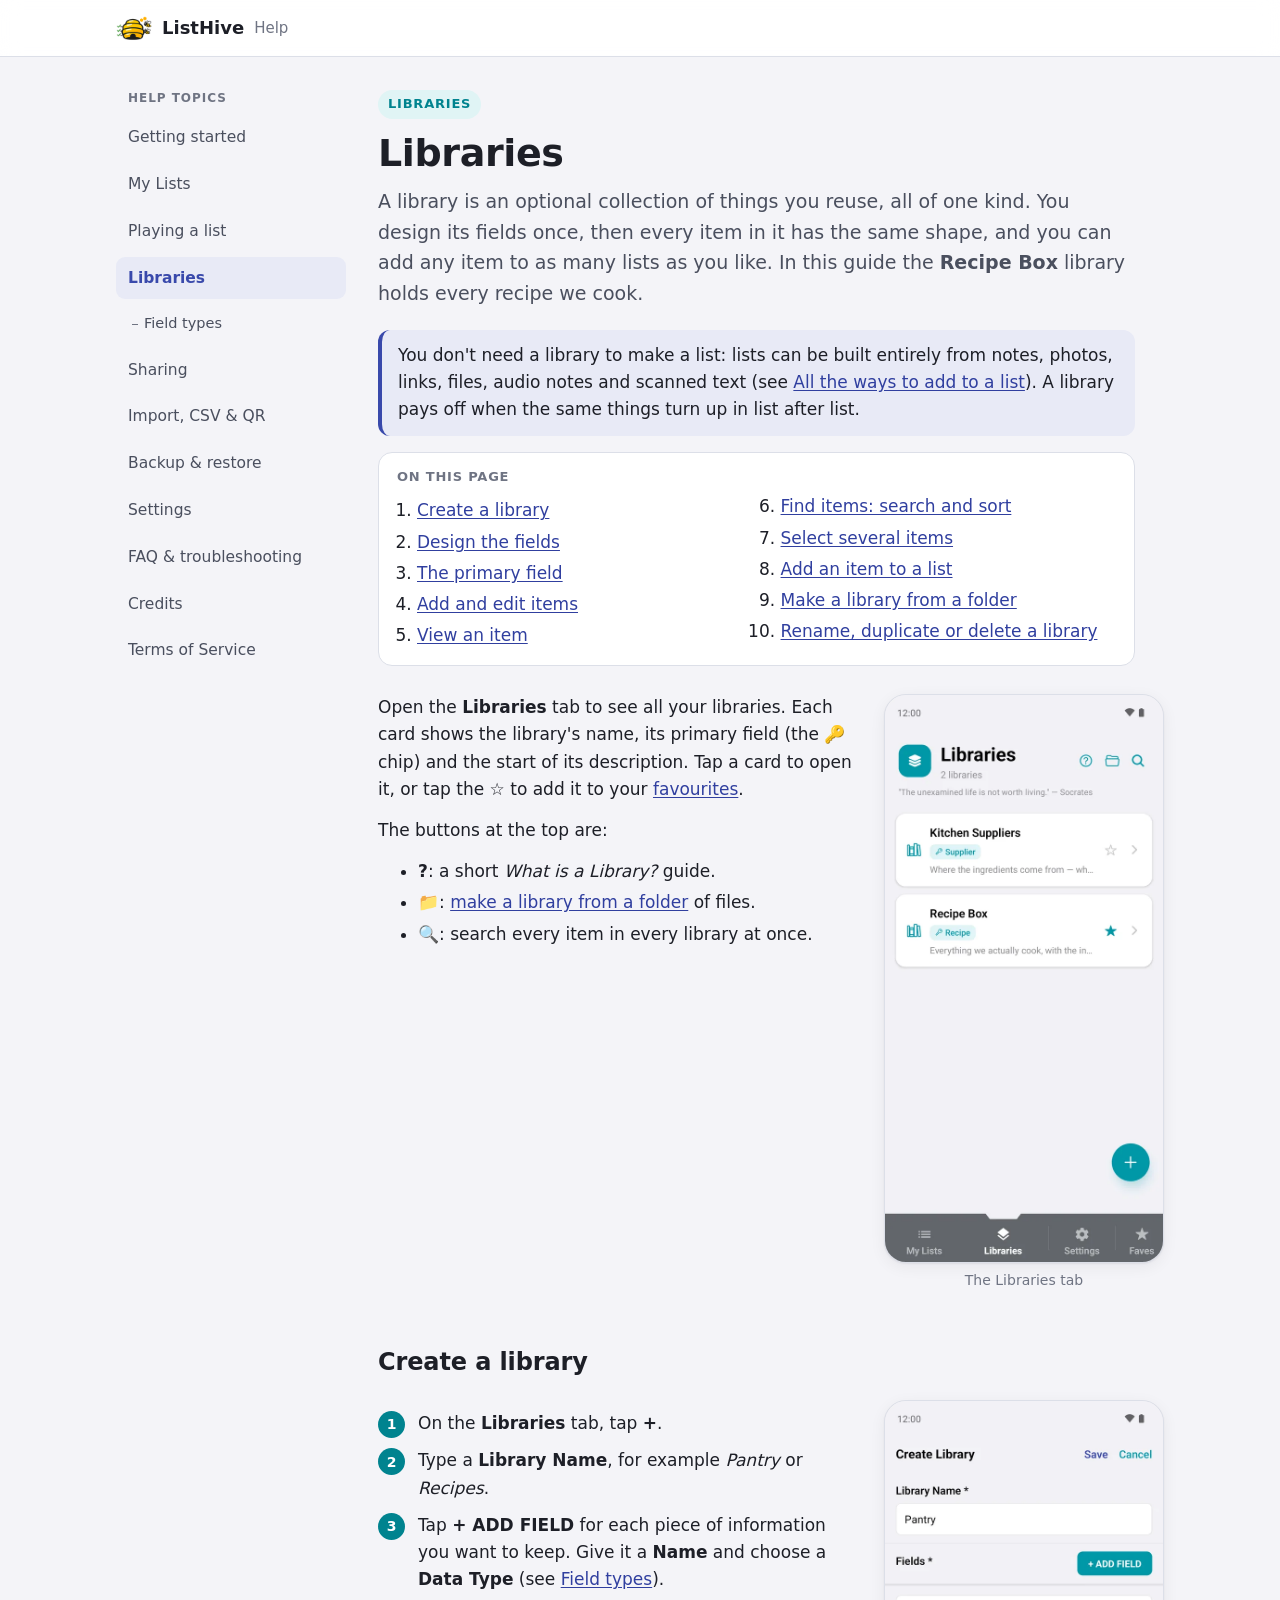
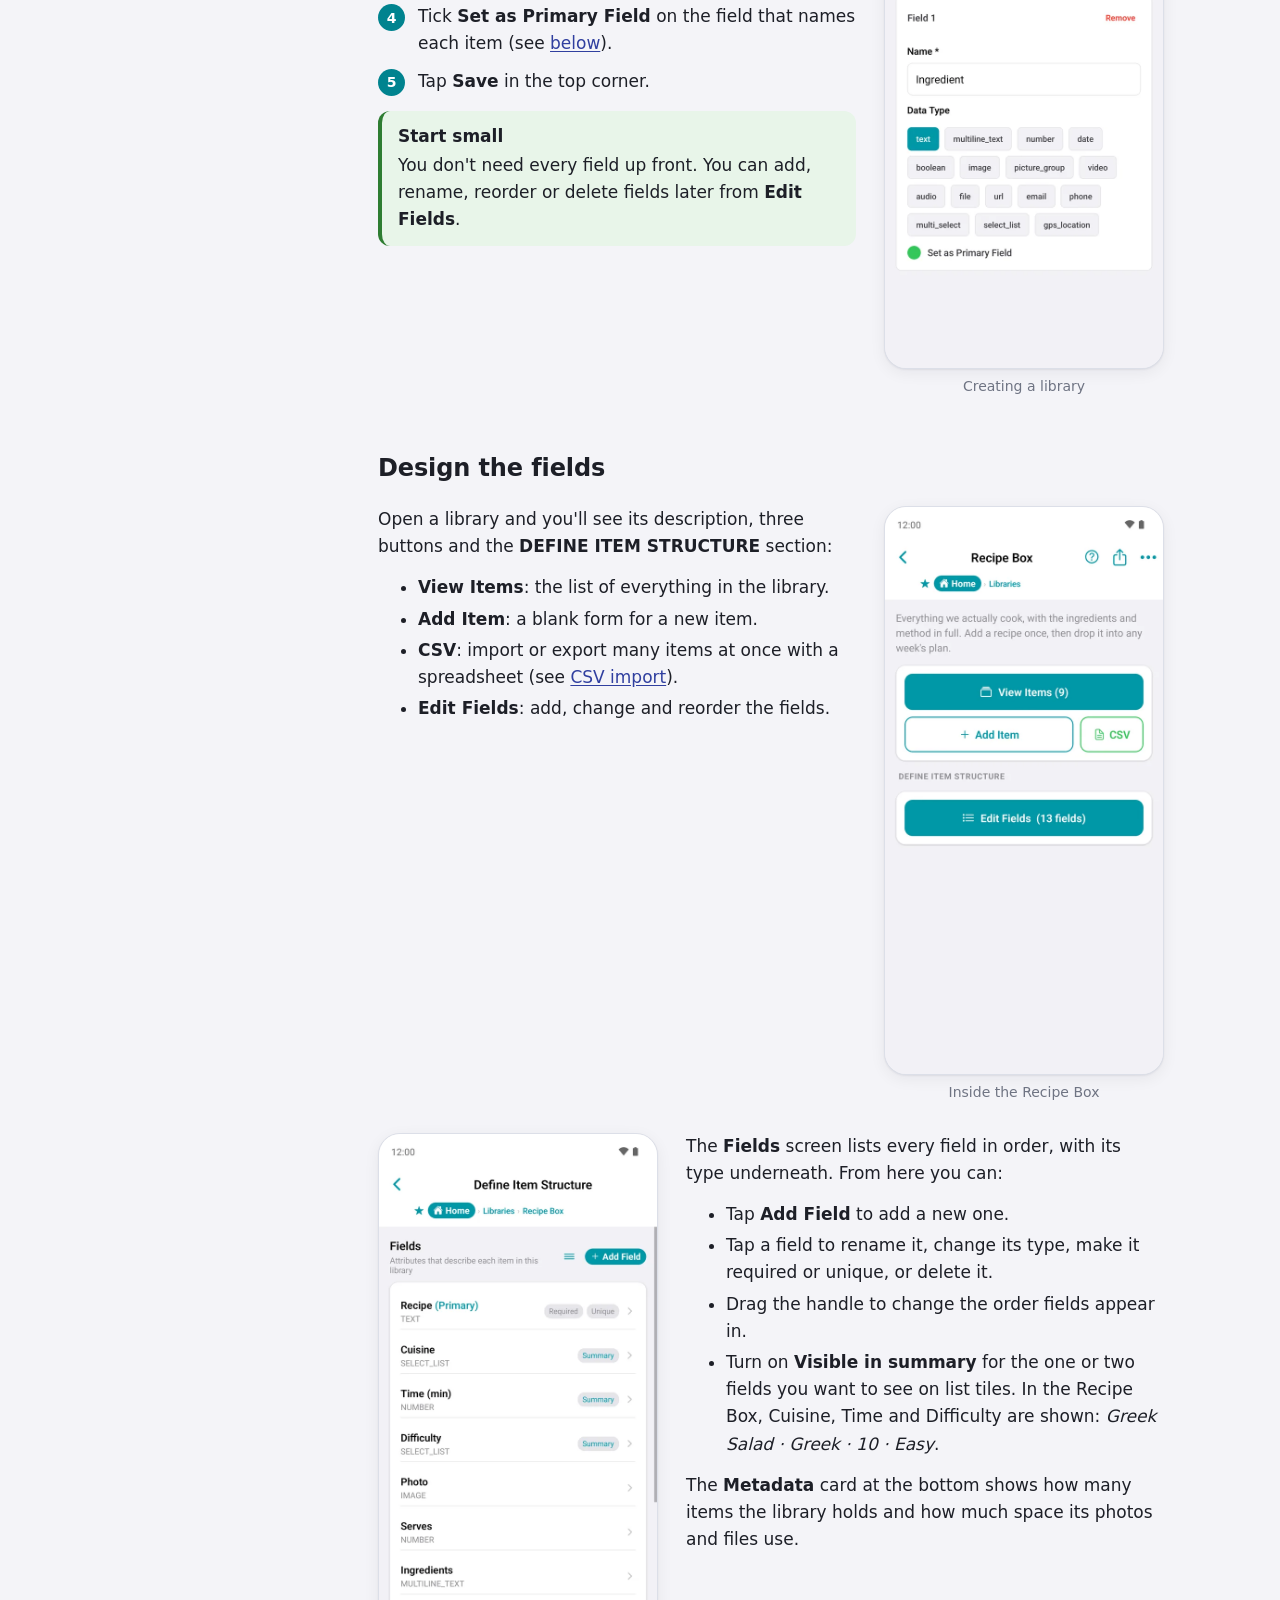
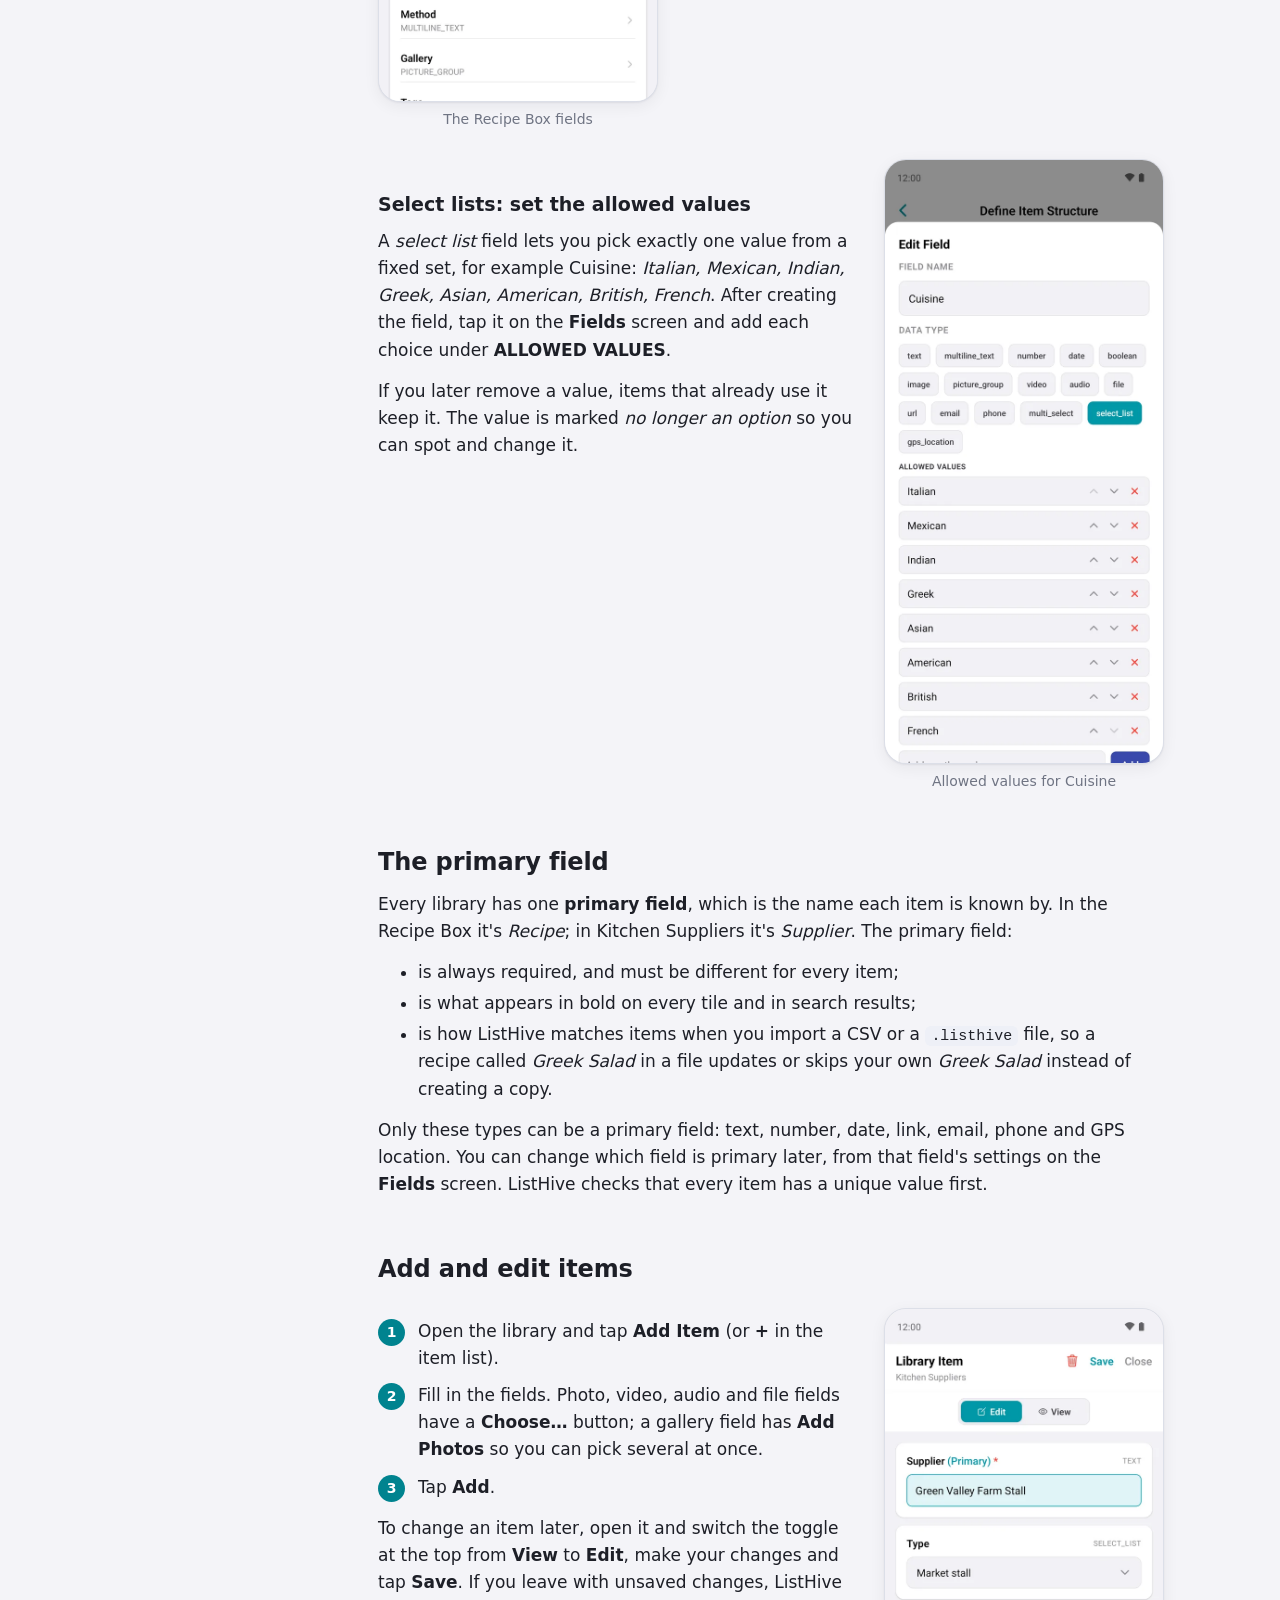
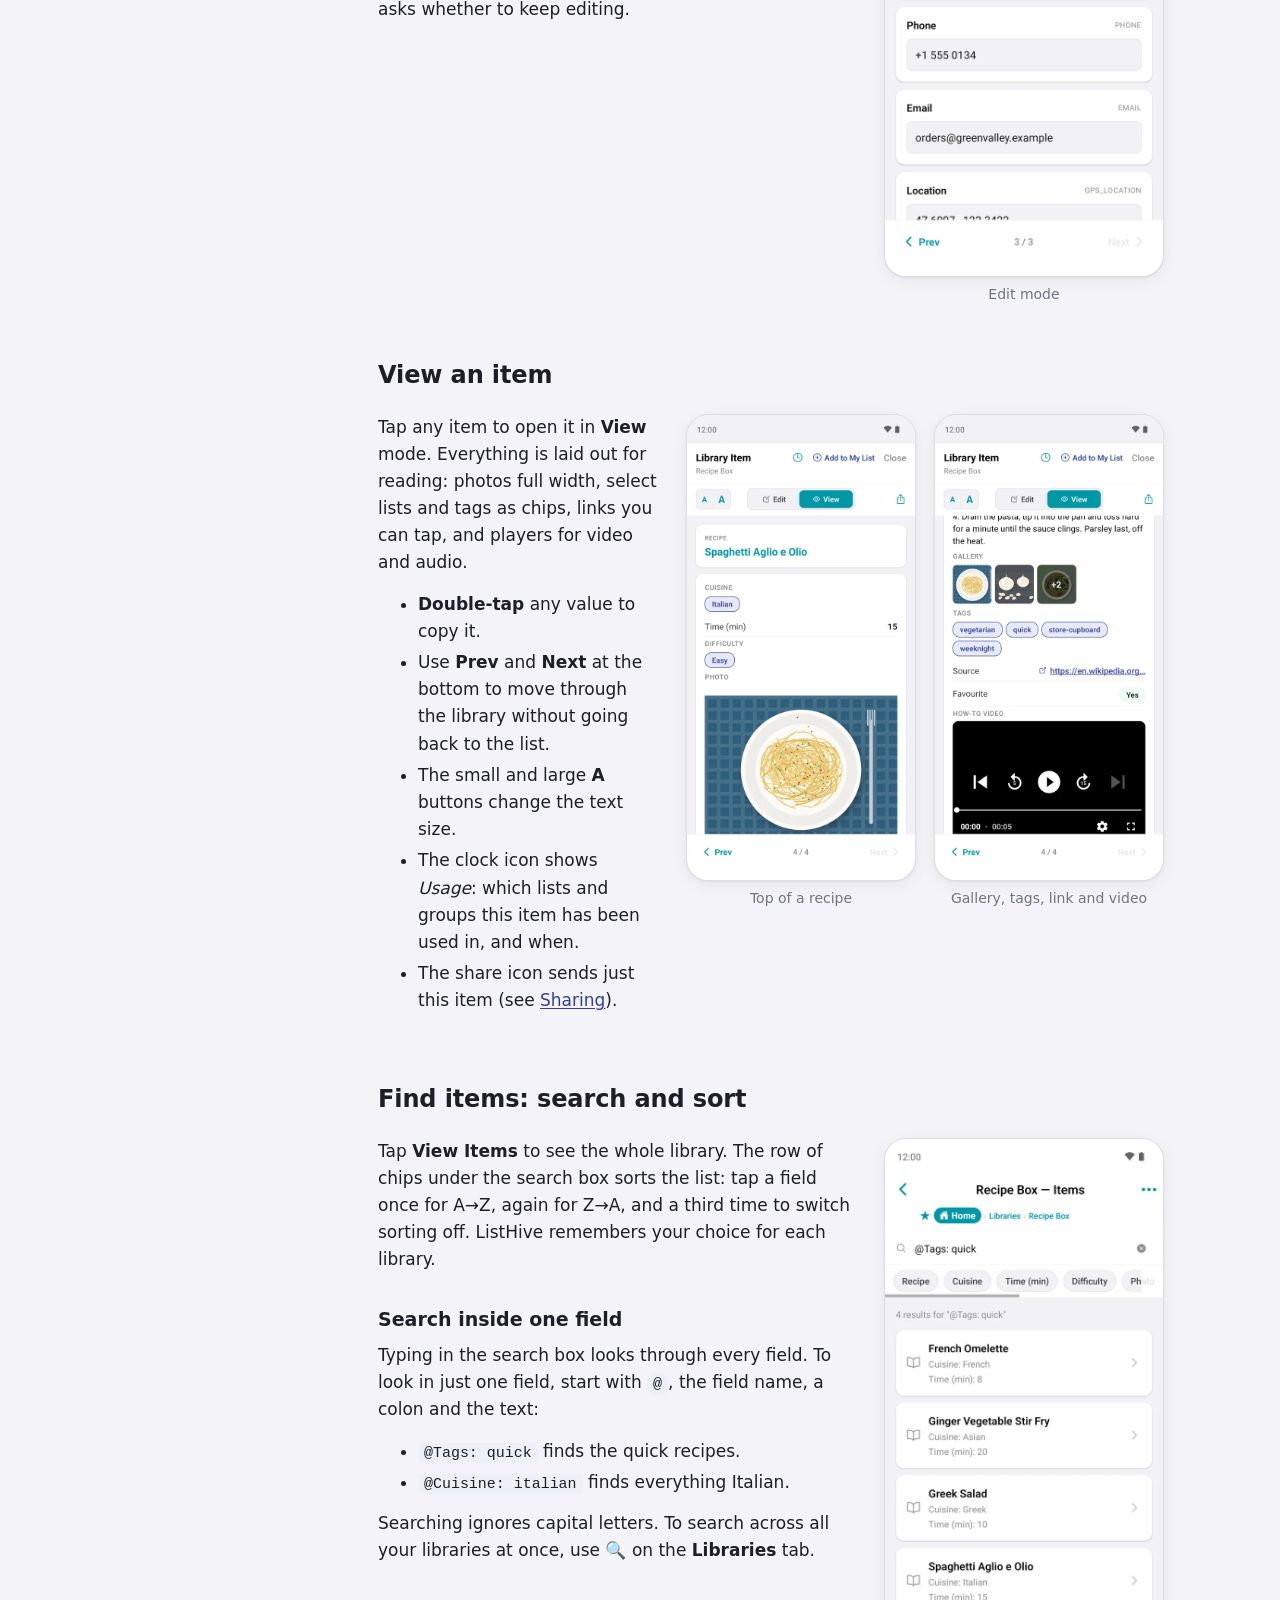
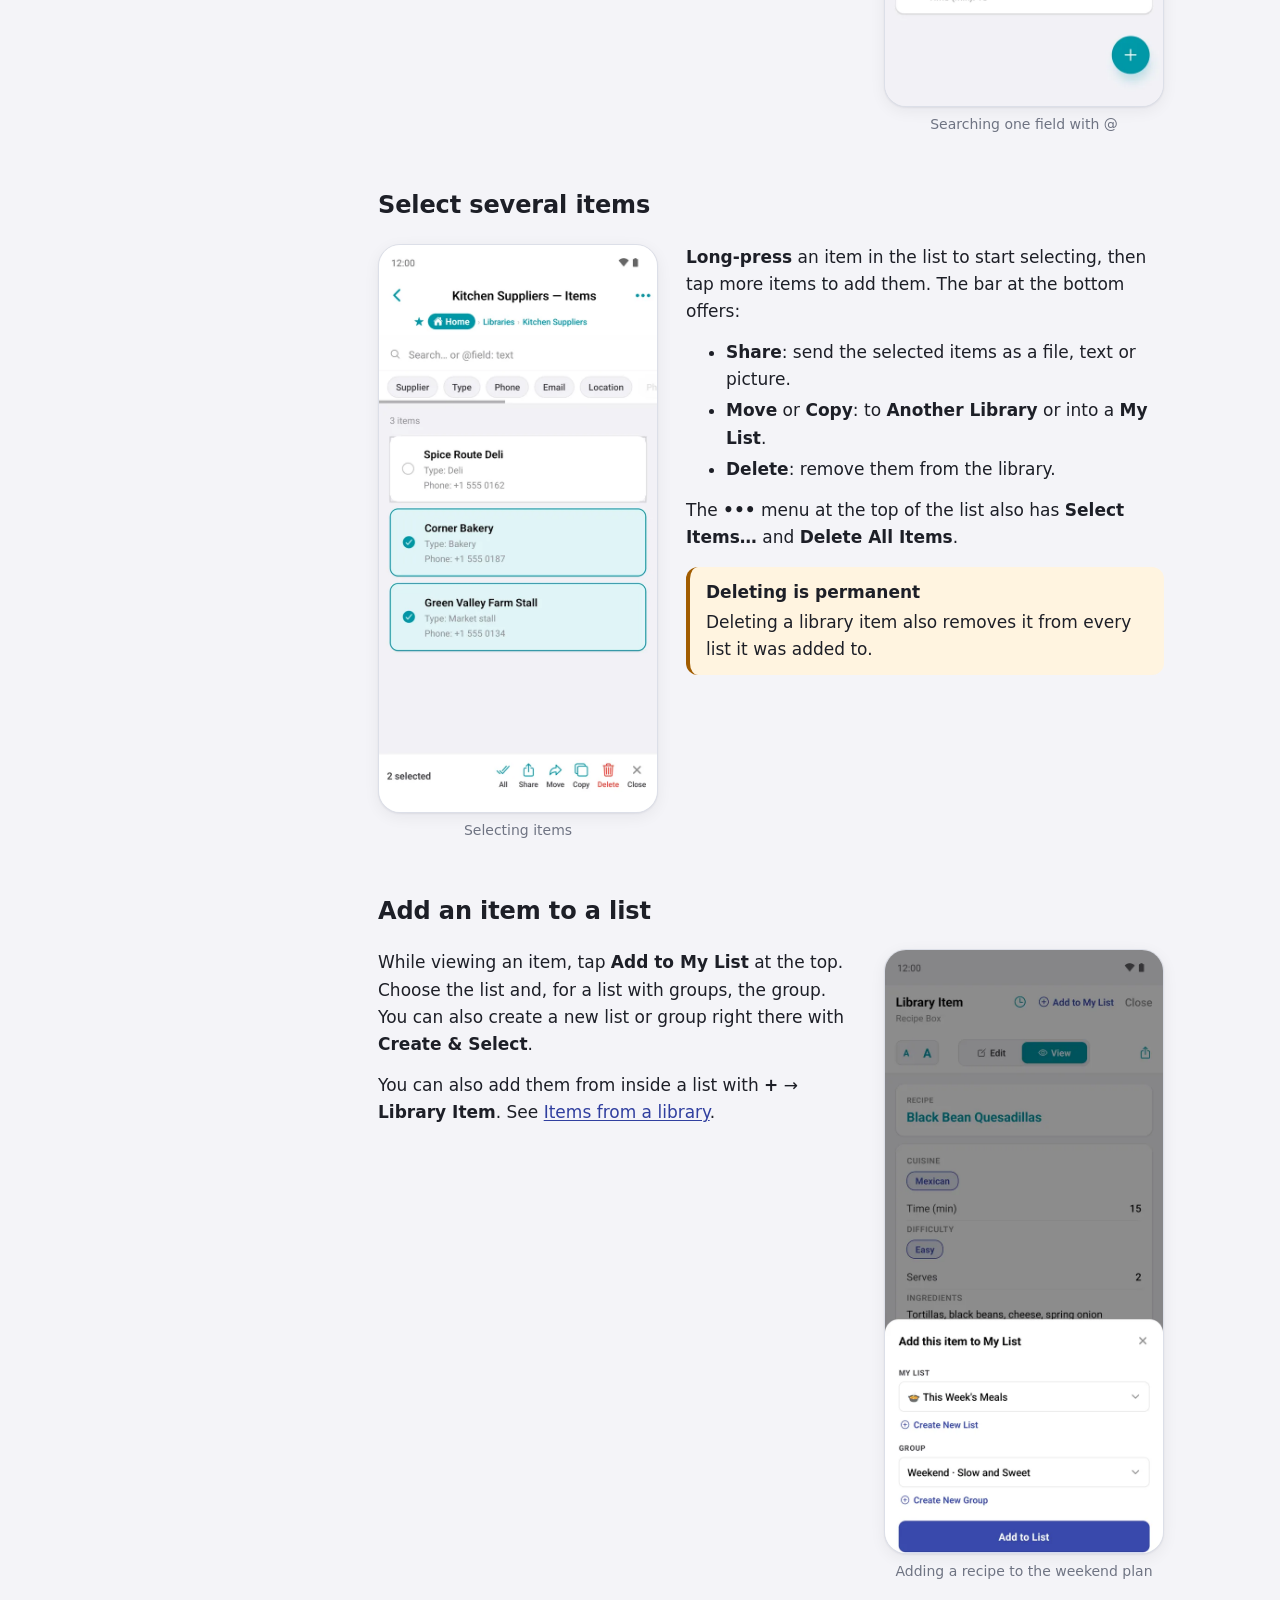
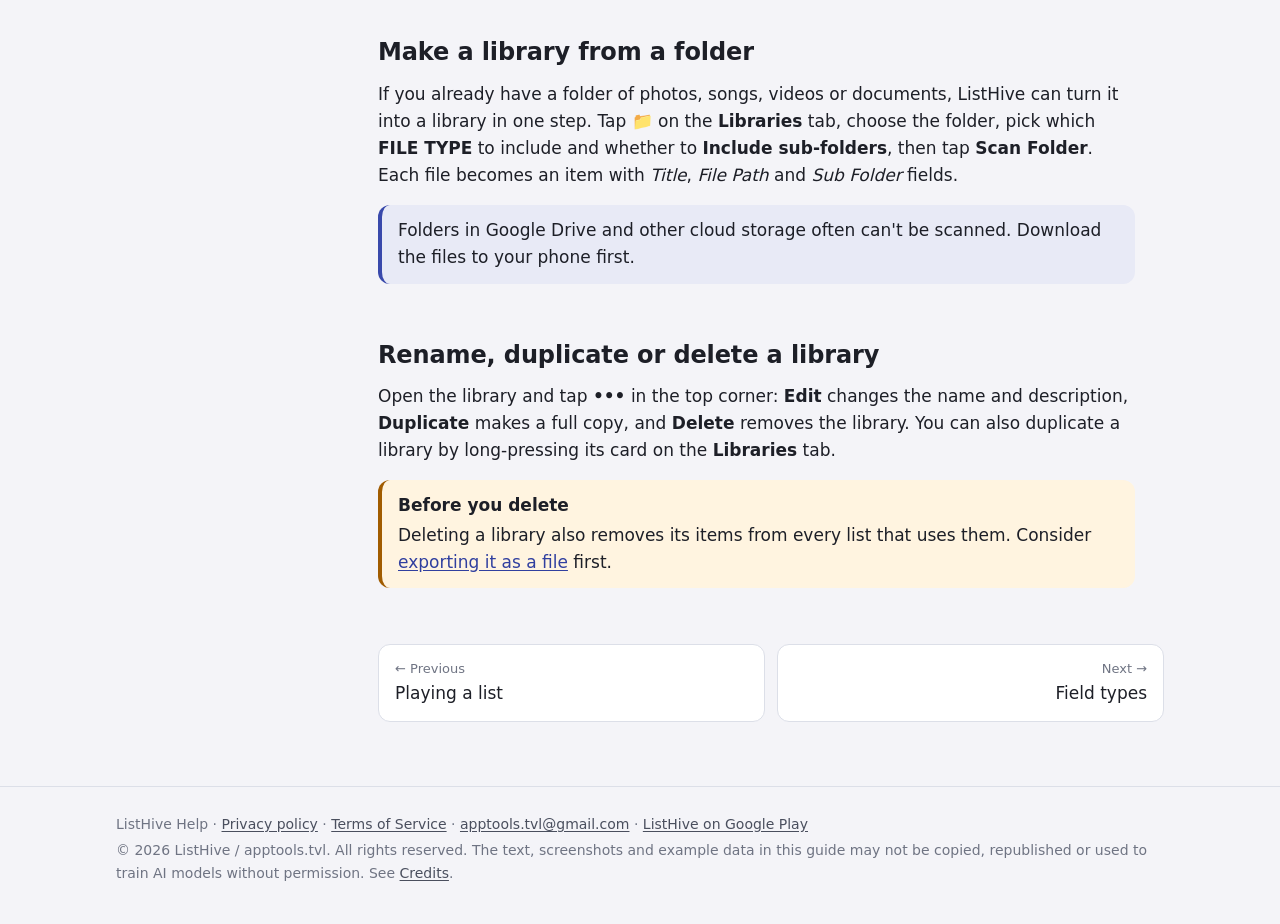
<file: listhive/help/libraries.html>
<!doctype html>
<html lang="en">
<head>
<meta charset="utf-8">
<meta name="viewport" content="width=device-width, initial-scale=1">
<title>Libraries · ListHive Help</title>
<meta name="description" content="Keep reusable items with your own fields, and add them to any list.">
<meta name="color-scheme" content="light dark">
<meta name="robots" content="noai, noimageai">
<link rel="stylesheet" href="style.css">
<link rel="icon" href="img/favicon.png">
</head>
<body>
<header class="topbar">
  <div class="topbar-inner">
    <a class="brand" href="./"><img class="brand-mark" src="img/logo.png" alt="" width="36" height="36">ListHive <small>Help</small></a>
    <details class="menu">
      <summary>Menu</summary>
      <nav aria-label="Help topics"><ul class="nav-list"><li><a href="./">Getting started</a></li><li><a href="my-lists.html">My Lists</a></li><li><a href="playback.html">Playing a list</a></li><li><a href="libraries.html" aria-current="page">Libraries</a></li><li class="sub"><a href="field-types.html">Field types</a></li><li><a href="sharing.html">Sharing</a></li><li><a href="import-export.html">Import, CSV &amp; QR</a></li><li><a href="backup.html">Backup &amp; restore</a></li><li><a href="settings.html">Settings</a></li><li><a href="faq.html">FAQ &amp; troubleshooting</a></li><li><a href="credits.html">Credits</a></li><li><a href="terms.html">Terms of Service</a></li></ul></nav>
    </details>
  </div>
</header>
<div class="layout">
  <aside class="sidebar">
    <p class="sidebar-title">Help topics</p>
    <nav aria-label="Help topics"><ul class="nav-list"><li><a href="./">Getting started</a></li><li><a href="my-lists.html">My Lists</a></li><li><a href="playback.html">Playing a list</a></li><li><a href="libraries.html" aria-current="page">Libraries</a></li><li class="sub"><a href="field-types.html">Field types</a></li><li><a href="sharing.html">Sharing</a></li><li><a href="import-export.html">Import, CSV &amp; QR</a></li><li><a href="backup.html">Backup &amp; restore</a></li><li><a href="settings.html">Settings</a></li><li><a href="faq.html">FAQ &amp; troubleshooting</a></li><li><a href="credits.html">Credits</a></li><li><a href="terms.html">Terms of Service</a></li></ul></nav>
  </aside>
  <main>
<span class="eyebrow libs">Libraries</span>
<h1>Libraries</h1>
<p class="lede">A library is an optional collection of things you reuse, all of one kind. You design its fields once, then every item in it has the same shape, and you can add any item to as many lists as you like. In this guide the <strong>Recipe Box</strong> library holds every recipe we cook.</p>

<div class="note"><p>You don't need a library to make a list: lists can be built entirely from notes, photos, links, files, audio notes and scanned text (see <a href="my-lists.html#adding">All the ways to add to a list</a>). A library pays off when the same things turn up in list after list.</p></div>

<div class="toc">
  <strong>On this page</strong>
  <ol>
    <li><a href="#create">Create a library</a></li>
    <li><a href="#fields">Design the fields</a></li>
    <li><a href="#primary">The primary field</a></li>
    <li><a href="#add">Add and edit items</a></li>
    <li><a href="#view">View an item</a></li>
    <li><a href="#find">Find items: search and sort</a></li>
    <li><a href="#select">Select several items</a></li>
    <li><a href="#to-list">Add an item to a list</a></li>
    <li><a href="#folder">Make a library from a folder</a></li>
    <li><a href="#manage">Rename, duplicate or delete a library</a></li>
  </ol>
</div>

<div class="step">
  <div class="prose">
    <p>Open the <span class="ui">Libraries</span> tab to see all your libraries. Each card shows the library's name, its primary field (the 🔑 chip) and the start of its description. Tap a card to open it, or tap the ☆ to add it to your <a href="settings.html#favourites">favourites</a>.</p>
    <p>The buttons at the top are:</p>
    <ul>
      <li><span class="ui">?</span>: a short <em>What is a Library?</em> guide.</li>
      <li>📁: <a href="#folder">make a library from a folder</a> of files.</li>
      <li>🔍: search every item in every library at once.</li>
    </ul>
  </div>
  <figure class="shot"><img src="img/lib-01-libraries-tab.webp" alt="The Libraries tab showing Kitchen Suppliers and Recipe Box" width="600" height="1224" loading="lazy"><figcaption>The Libraries tab</figcaption></figure>
</div>

<h2 id="create">Create a library</h2>
<div class="step">
  <div class="prose">
    <ol class="steps libs">
      <li>On the <span class="ui">Libraries</span> tab, tap <span class="ui">+</span>.</li>
      <li>Type a <span class="ui">Library Name</span>, for example <em>Pantry</em> or <em>Recipes</em>.</li>
      <li>Tap <span class="ui">+ ADD FIELD</span> for each piece of information you want to keep. Give it a <span class="ui">Name</span> and choose a <span class="ui">Data Type</span> (see <a href="field-types.html">Field types</a>).</li>
      <li>Tick <span class="ui">Set as Primary Field</span> on the field that names each item (see <a href="#primary">below</a>).</li>
      <li>Tap <span class="ui">Save</span> in the top corner.</li>
    </ol>
    <div class="tip"><span class="callout-title">Start small</span><p>You don't need every field up front. You can add, rename, reorder or delete fields later from <span class="ui">Edit Fields</span>.</p></div>
  </div>
  <figure class="shot"><img src="img/lib-02-create-library.webp" alt="Create Library form with a Pantry library and an Ingredient field" width="600" height="1224" loading="lazy"><figcaption>Creating a library</figcaption></figure>
</div>

<h2 id="fields">Design the fields</h2>
<div class="step">
  <div class="prose">
    <p>Open a library and you'll see its description, three buttons and the <span class="ui">DEFINE ITEM STRUCTURE</span> section:</p>
    <ul>
      <li><span class="ui">View Items</span>: the list of everything in the library.</li>
      <li><span class="ui">Add Item</span>: a blank form for a new item.</li>
      <li><span class="ui">CSV</span>: import or export many items at once with a spreadsheet (see <a href="import-export.html#csv">CSV import</a>).</li>
      <li><span class="ui">Edit Fields</span>: add, change and reorder the fields.</li>
    </ul>
  </div>
  <figure class="shot"><img src="img/lib-03-library-detail.webp" alt="Recipe Box library screen with View Items, Add Item, CSV and Edit Fields" width="600" height="1224" loading="lazy"><figcaption>Inside the Recipe Box</figcaption></figure>
</div>

<div class="step flip">
  <div class="prose">
    <p>The <span class="ui">Fields</span> screen lists every field in order, with its type underneath. From here you can:</p>
    <ul>
      <li>Tap <span class="ui">Add Field</span> to add a new one.</li>
      <li>Tap a field to rename it, change its type, make it required or unique, or delete it.</li>
      <li>Drag the handle to change the order fields appear in.</li>
      <li>Turn on <span class="ui">Visible in summary</span> for the one or two fields you want to see on list tiles. In the Recipe Box, Cuisine, Time and Difficulty are shown: <em>Greek Salad · Greek · 10 · Easy</em>.</li>
    </ul>
    <p>The <span class="ui">Metadata</span> card at the bottom shows how many items the library holds and how much space its photos and files use.</p>
  </div>
  <figure class="shot"><img src="img/lib-07-fields.webp" alt="The Fields screen of the Recipe Box listing Recipe, Cuisine, Time, Difficulty and more" width="600" height="1224" loading="lazy"><figcaption>The Recipe Box fields</figcaption></figure>
</div>

<div class="step">
  <div class="prose">
    <h3 id="allowed-values">Select lists: set the allowed values</h3>
    <p>A <em>select list</em> field lets you pick exactly one value from a fixed set, for example Cuisine: <em>Italian, Mexican, Indian, Greek, Asian, American, British, French</em>. After creating the field, tap it on the <span class="ui">Fields</span> screen and add each choice under <span class="ui">ALLOWED VALUES</span>.</p>
    <p>If you later remove a value, items that already use it keep it. The value is marked <em>no longer an option</em> so you can spot and change it.</p>
  </div>
  <figure class="shot"><img src="img/lib-08-select-values.webp" alt="Editing the Cuisine field with its list of allowed values" width="600" height="1300" loading="lazy"><figcaption>Allowed values for Cuisine</figcaption></figure>
</div>

<h2 id="primary">The primary field</h2>
<div class="prose">
  <p>Every library has one <strong>primary field</strong>, which is the name each item is known by. In the Recipe Box it's <em>Recipe</em>; in Kitchen Suppliers it's <em>Supplier</em>. The primary field:</p>
  <ul>
    <li>is always required, and must be different for every item;</li>
    <li>is what appears in bold on every tile and in search results;</li>
    <li>is how ListHive matches items when you import a CSV or a <code>.listhive</code> file, so a recipe called <em>Greek Salad</em> in a file updates or skips your own <em>Greek Salad</em> instead of creating a copy.</li>
  </ul>
  <p>Only these types can be a primary field: text, number, date, link, email, phone and GPS location. You can change which field is primary later, from that field's settings on the <span class="ui">Fields</span> screen. ListHive checks that every item has a unique value first.</p>
</div>

<h2 id="add">Add and edit items</h2>
<div class="step">
  <div class="prose">
    <ol class="steps libs">
      <li>Open the library and tap <span class="ui">Add Item</span> (or <span class="ui">+</span> in the item list).</li>
      <li>Fill in the fields. Photo, video, audio and file fields have a <span class="ui">Choose…</span> button; a gallery field has <span class="ui">Add Photos</span> so you can pick several at once.</li>
      <li>Tap <span class="ui">Add</span>.</li>
    </ol>
    <p>To change an item later, open it and switch the toggle at the top from <span class="ui">View</span> to <span class="ui">Edit</span>, make your changes and tap <span class="ui">Save</span>. If you leave with unsaved changes, ListHive asks whether to keep editing.</p>
  </div>
  <figure class="shot"><img src="img/lib-14-edit-item.webp" alt="Editing the Green Valley Farm Stall supplier" width="600" height="1224" loading="lazy"><figcaption>Edit mode</figcaption></figure>
</div>

<h2 id="view">View an item</h2>
<div class="step flip">
  <div class="prose">
    <p>Tap any item to open it in <span class="ui">View</span> mode. Everything is laid out for reading: photos full width, select lists and tags as chips, links you can tap, and players for video and audio.</p>
    <ul>
      <li><strong>Double-tap</strong> any value to copy it.</li>
      <li>Use <span class="ui">Prev</span> and <span class="ui">Next</span> at the bottom to move through the library without going back to the list.</li>
      <li>The small and large <span class="ui">A</span> buttons change the text size.</li>
      <li>The clock icon shows <em>Usage</em>: which lists and groups this item has been used in, and when.</li>
      <li>The share icon sends just this item (see <a href="sharing.html">Sharing</a>).</li>
    </ul>
  </div>
  <div class="shots" style="margin:0">
    <figure class="shot"><img src="img/lib-06-item-view.webp" alt="Spaghetti Aglio e Olio in view mode with photo, cuisine, time and difficulty" width="600" height="1224" loading="lazy"><figcaption>Top of a recipe</figcaption></figure>
    <figure class="shot"><img src="img/lib-06b-item-view-2.webp" alt="Further down: gallery thumbnails, tags, source link and how-to video" width="600" height="1224" loading="lazy"><figcaption>Gallery, tags, link and video</figcaption></figure>
  </div>
</div>

<h2 id="find">Find items: search and sort</h2>
<div class="step">
  <div class="prose">
    <p>Tap <span class="ui">View Items</span> to see the whole library. The row of chips under the search box sorts the list: tap a field once for A→Z, again for Z→A, and a third time to switch sorting off. ListHive remembers your choice for each library.</p>
    <h3>Search inside one field</h3>
    <p>Typing in the search box looks through every field. To look in just one field, start with <code>@</code>, the field name, a colon and the text:</p>
    <ul>
      <li><code>@Tags: quick</code> finds the quick recipes.</li>
      <li><code>@Cuisine: italian</code> finds everything Italian.</li>
    </ul>
    <p>Searching ignores capital letters. To search across all your libraries at once, use 🔍 on the <span class="ui">Libraries</span> tab.</p>
  </div>
  <figure class="shot"><img src="img/lib-05-field-search.webp" alt="Searching the Recipe Box for @Tags: quick" width="600" height="1224" loading="lazy"><figcaption>Searching one field with @</figcaption></figure>
</div>

<h2 id="select">Select several items</h2>
<div class="step flip">
  <div class="prose">
    <p><strong>Long-press</strong> an item in the list to start selecting, then tap more items to add them. The bar at the bottom offers:</p>
    <ul>
      <li><span class="ui">Share</span>: send the selected items as a file, text or picture.</li>
      <li><span class="ui">Move</span> or <span class="ui">Copy</span>: to <span class="ui">Another Library</span> or into a <span class="ui">My List</span>.</li>
      <li><span class="ui">Delete</span>: remove them from the library.</li>
    </ul>
    <p>The <span class="ui">•••</span> menu at the top of the list also has <span class="ui">Select Items…</span> and <span class="ui">Delete All Items</span>.</p>
    <div class="warn"><span class="callout-title">Deleting is permanent</span><p>Deleting a library item also removes it from every list it was added to.</p></div>
  </div>
  <figure class="shot"><img src="img/lib-13-multiselect.webp" alt="Two suppliers selected with Share, Move, Copy and Delete buttons" width="600" height="1224" loading="lazy"><figcaption>Selecting items</figcaption></figure>
</div>

<h2 id="to-list">Add an item to a list</h2>
<div class="step">
  <div class="prose">
    <p>While viewing an item, tap <span class="ui">Add to My List</span> at the top. Choose the list and, for a list with groups, the group. You can also create a new list or group right there with <span class="ui">Create &amp; Select</span>.</p>
    <p>You can also add them from inside a list with <span class="ui">+</span> → <span class="ui">Library Item</span>. See <a href="my-lists.html#add-items">Items from a library</a>.</p>
  </div>
  <figure class="shot"><img src="img/lib-15-add-to-list.webp" alt="Adding Black Bean Quesadillas to This Week's Meals, Weekend group" width="600" height="1300" loading="lazy"><figcaption>Adding a recipe to the weekend plan</figcaption></figure>
</div>

<h2 id="folder">Make a library from a folder</h2>
<div class="prose">
  <p>If you already have a folder of photos, songs, videos or documents, ListHive can turn it into a library in one step. Tap 📁 on the <span class="ui">Libraries</span> tab, choose the folder, pick which <span class="ui">FILE TYPE</span> to include and whether to <span class="ui">Include sub-folders</span>, then tap <span class="ui">Scan Folder</span>. Each file becomes an item with <em>Title</em>, <em>File Path</em> and <em>Sub Folder</em> fields.</p>
  <div class="note"><p>Folders in Google Drive and other cloud storage often can't be scanned. Download the files to your phone first.</p></div>
</div>

<h2 id="manage">Rename, duplicate or delete a library</h2>
<div class="prose">
  <p>Open the library and tap <span class="ui">•••</span> in the top corner: <span class="ui">Edit</span> changes the name and description, <span class="ui">Duplicate</span> makes a full copy, and <span class="ui">Delete</span> removes the library. You can also duplicate a library by long-pressing its card on the <span class="ui">Libraries</span> tab.</p>
  <div class="warn"><span class="callout-title">Before you delete</span><p>Deleting a library also removes its items from every list that uses them. Consider <a href="sharing.html#export-file">exporting it as a file</a> first.</p></div>
</div>

<nav class="pager" aria-label="Previous and next page"><a class="prev" href="playback.html"><span>← Previous</span>Playing a list</a><a class="next" href="field-types.html"><span>Next →</span>Field types</a></nav>
  </main>
</div>
<footer>
  <div class="inner">
    <p>ListHive Help · <a href="https://sites.google.com/view/listhive-privacy/home">Privacy policy</a> · <a href="terms.html">Terms of Service</a> · <a href="mailto:apptools.tvl@gmail.com">apptools.tvl@gmail.com</a> · <a href="https://play.google.com/store/apps/details?id=com.apptoolstvl.ListHive">ListHive on Google Play</a></p>
    <p>© 2026 ListHive / apptools.tvl. All rights reserved. The text, screenshots and example data in this guide may not be copied, republished or used to train AI models without permission. See <a href="credits.html">Credits</a>.</p>
  </div>
</footer>
</body>
</html>
</file>
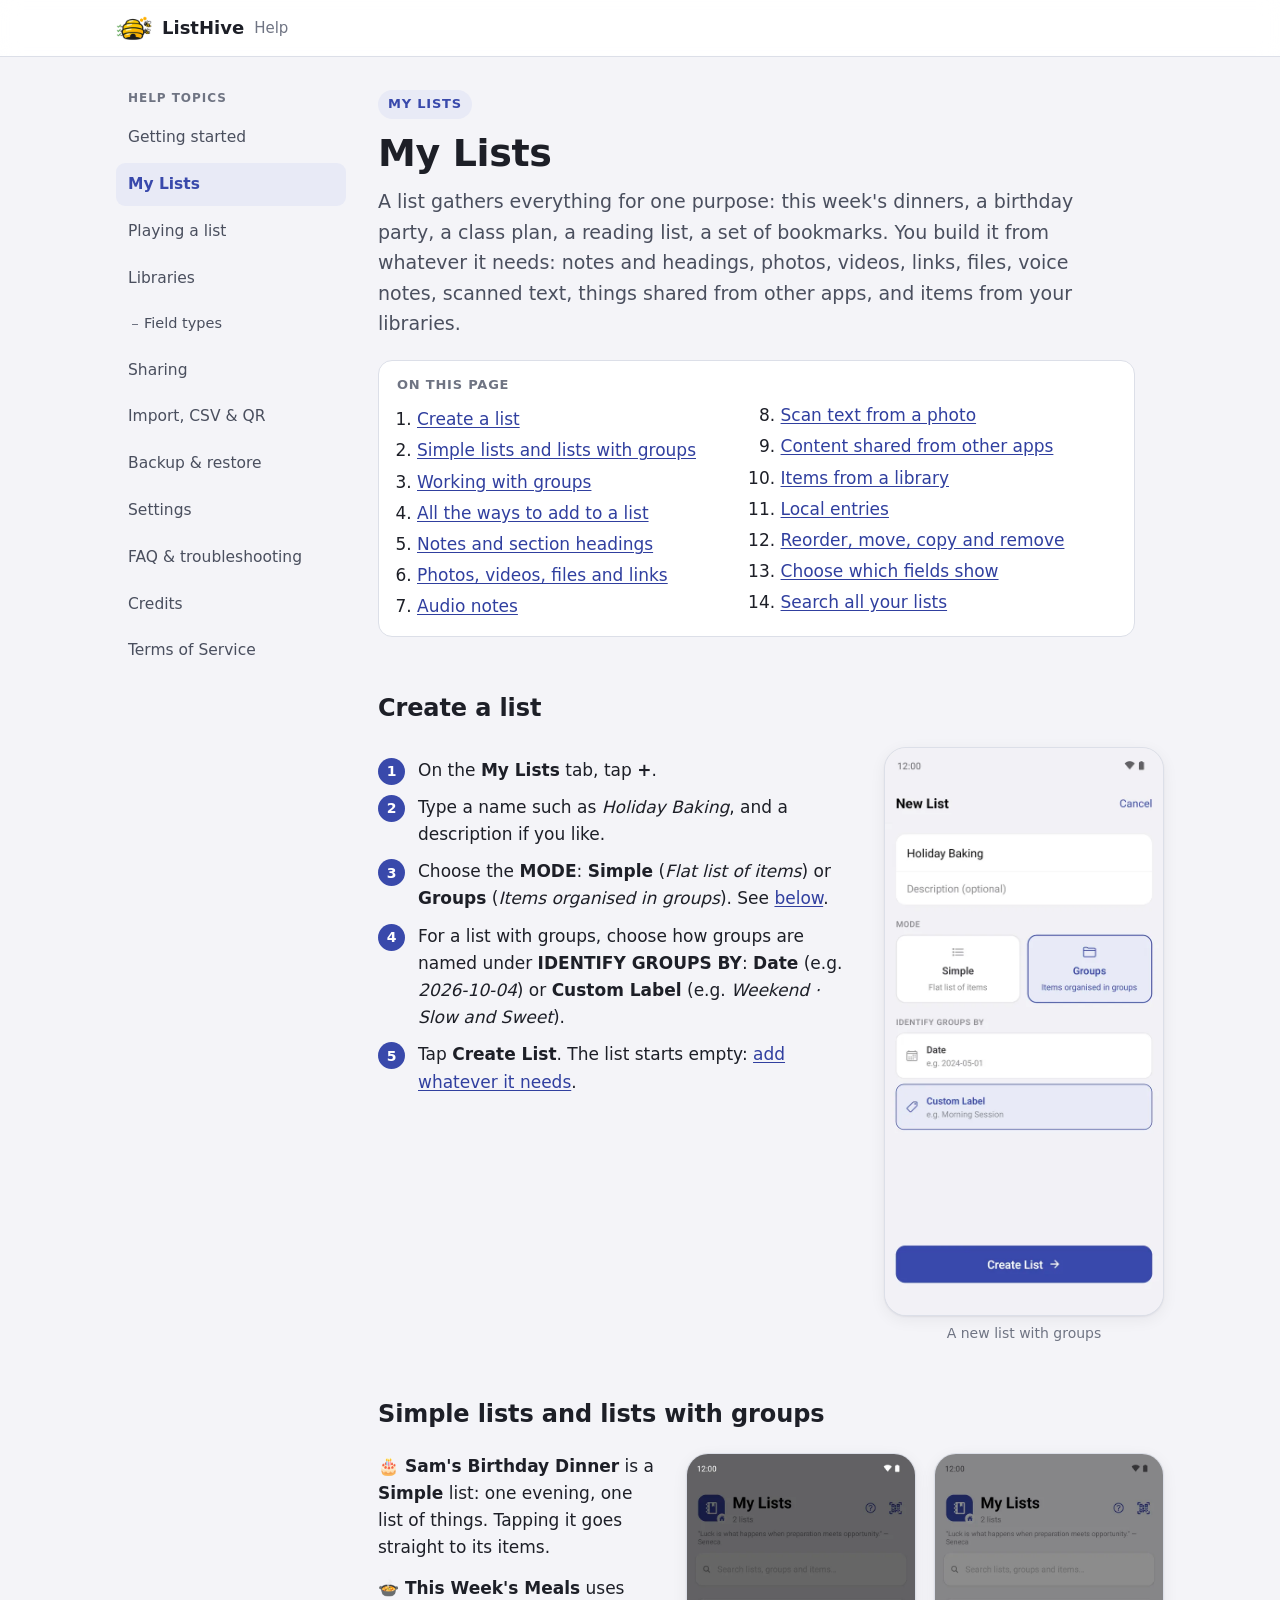
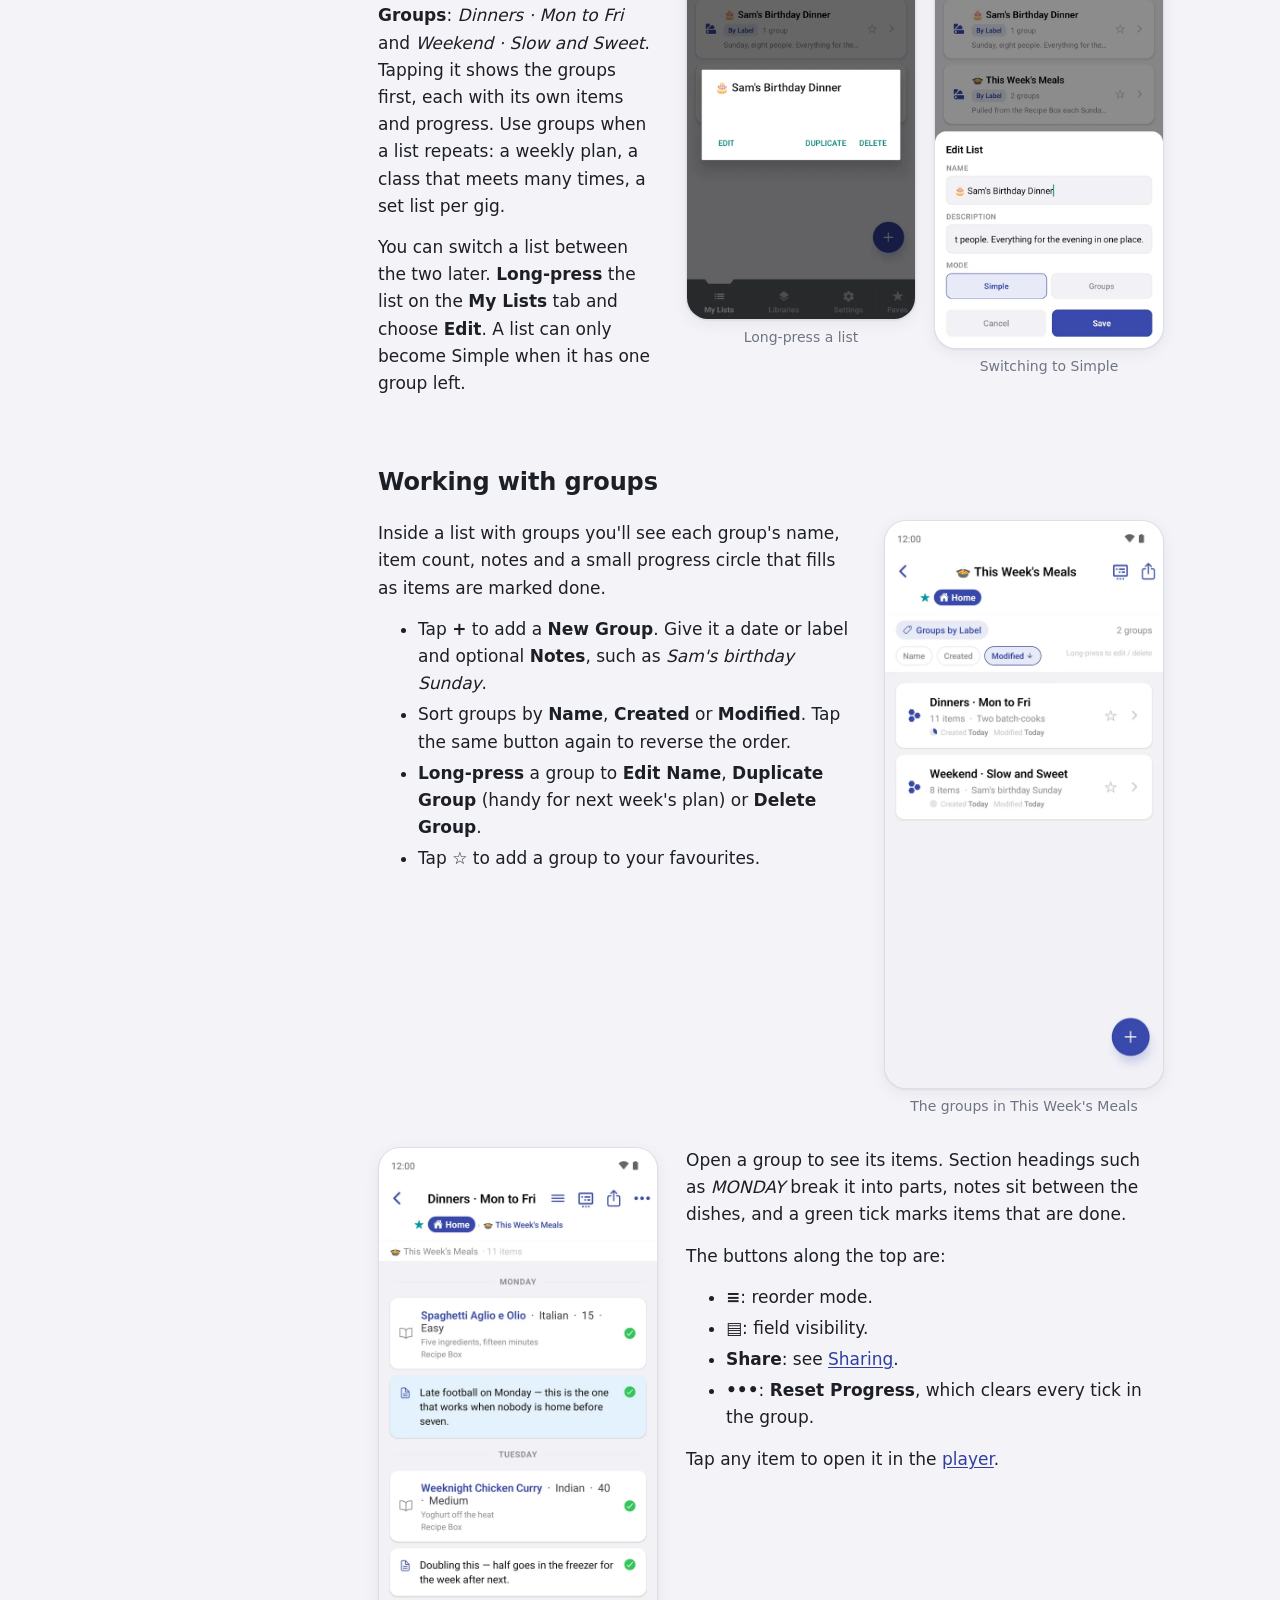
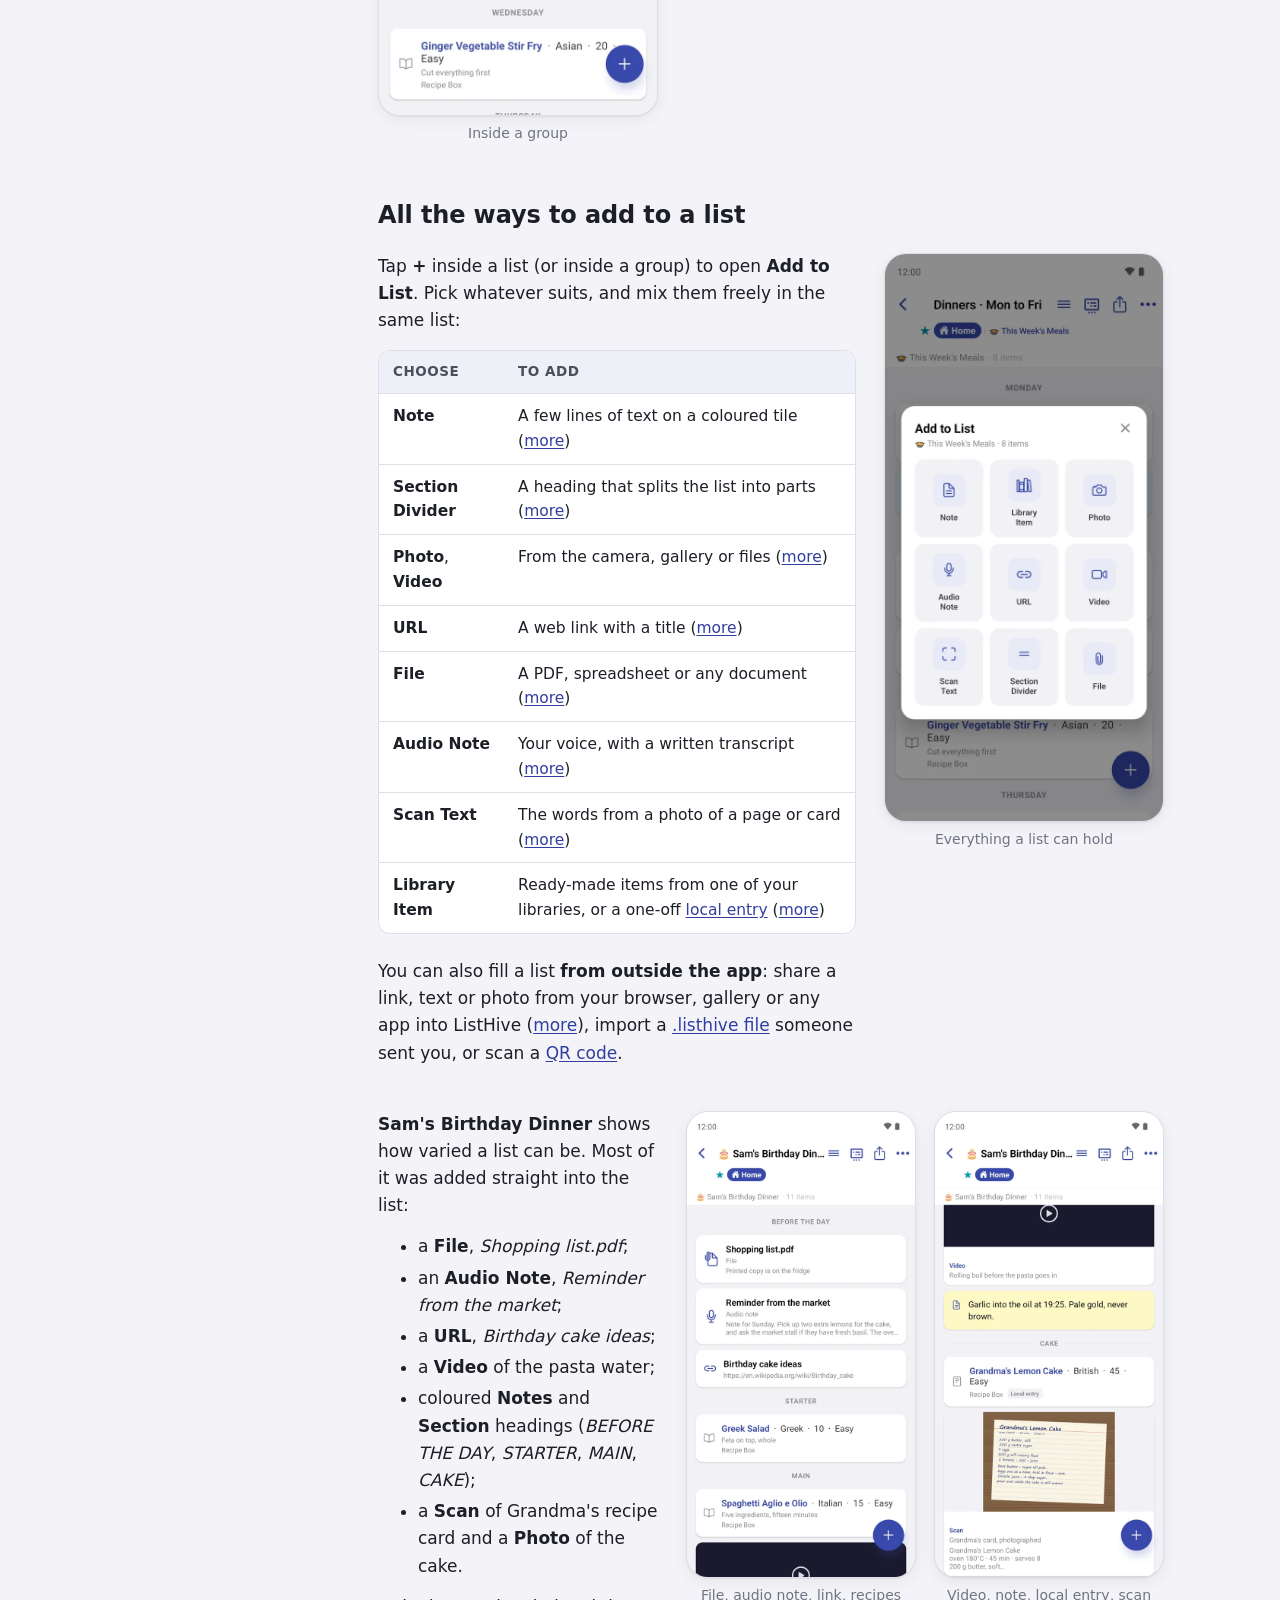
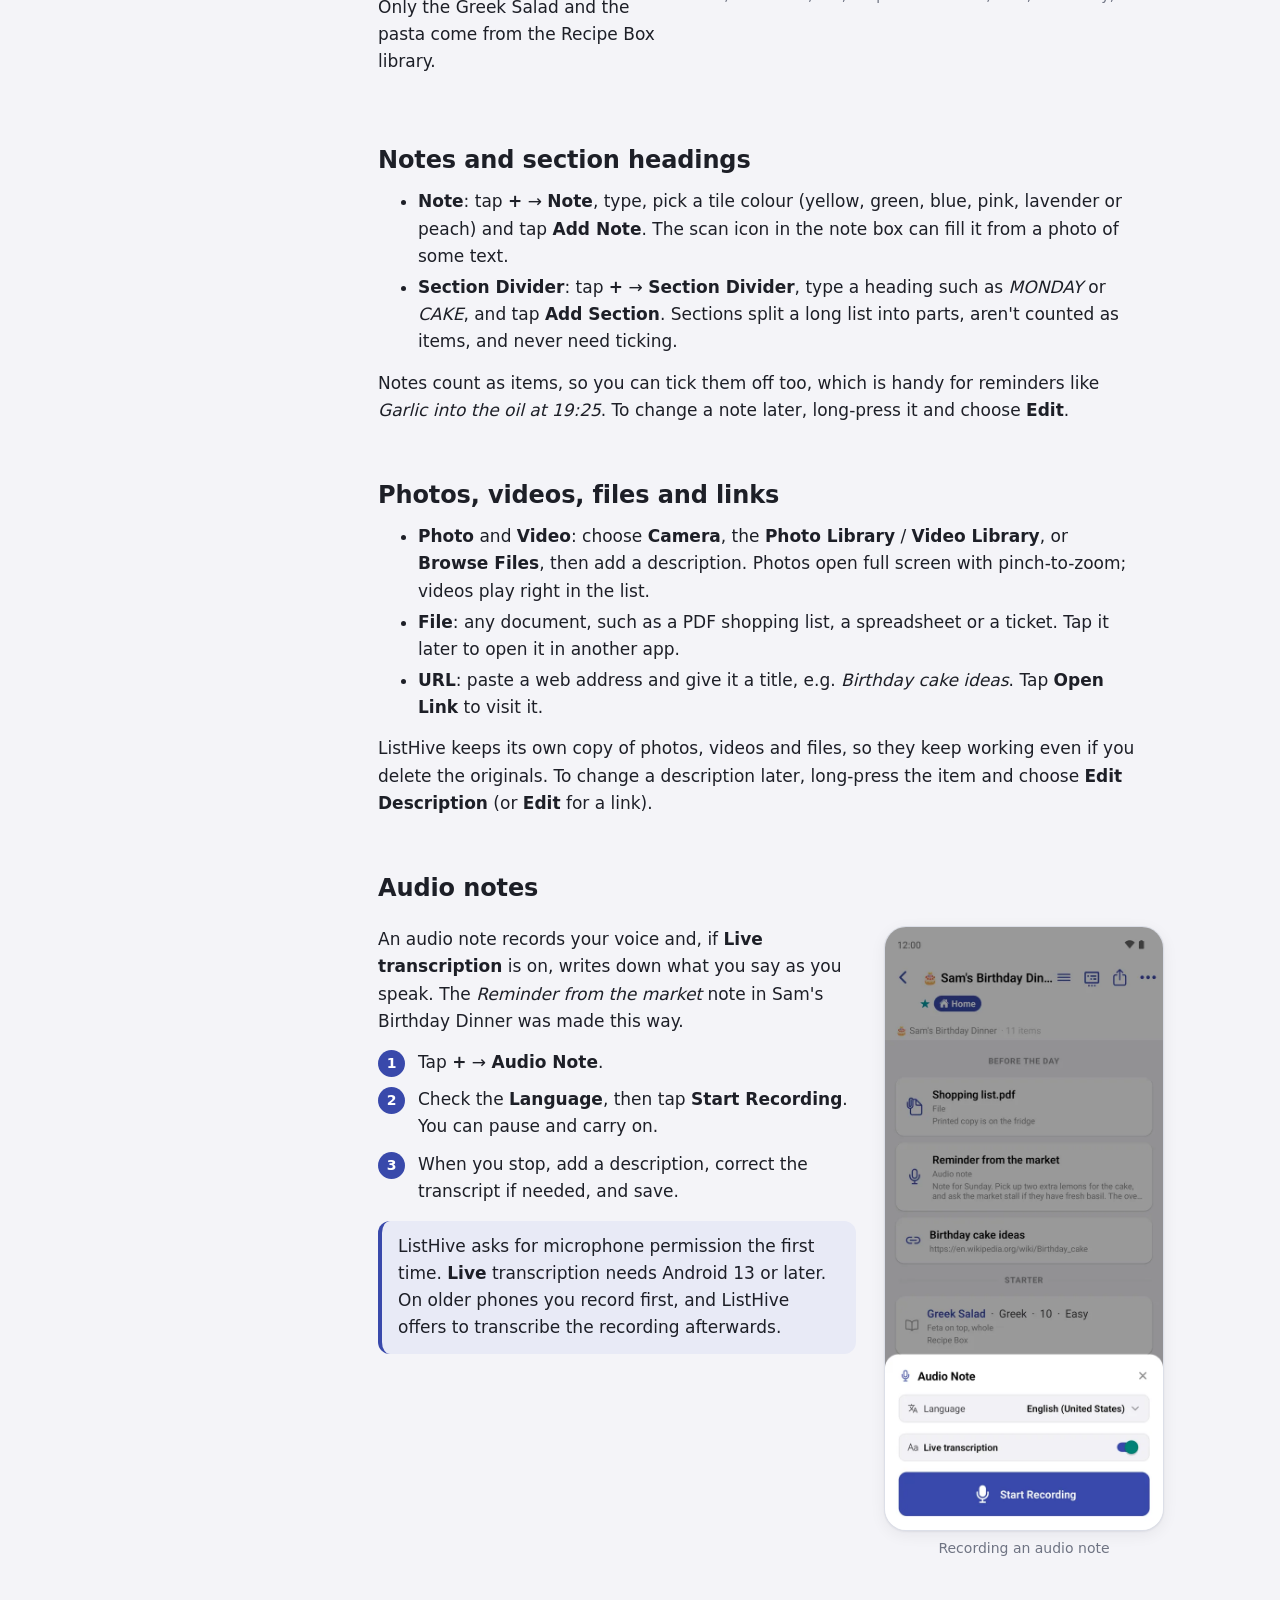
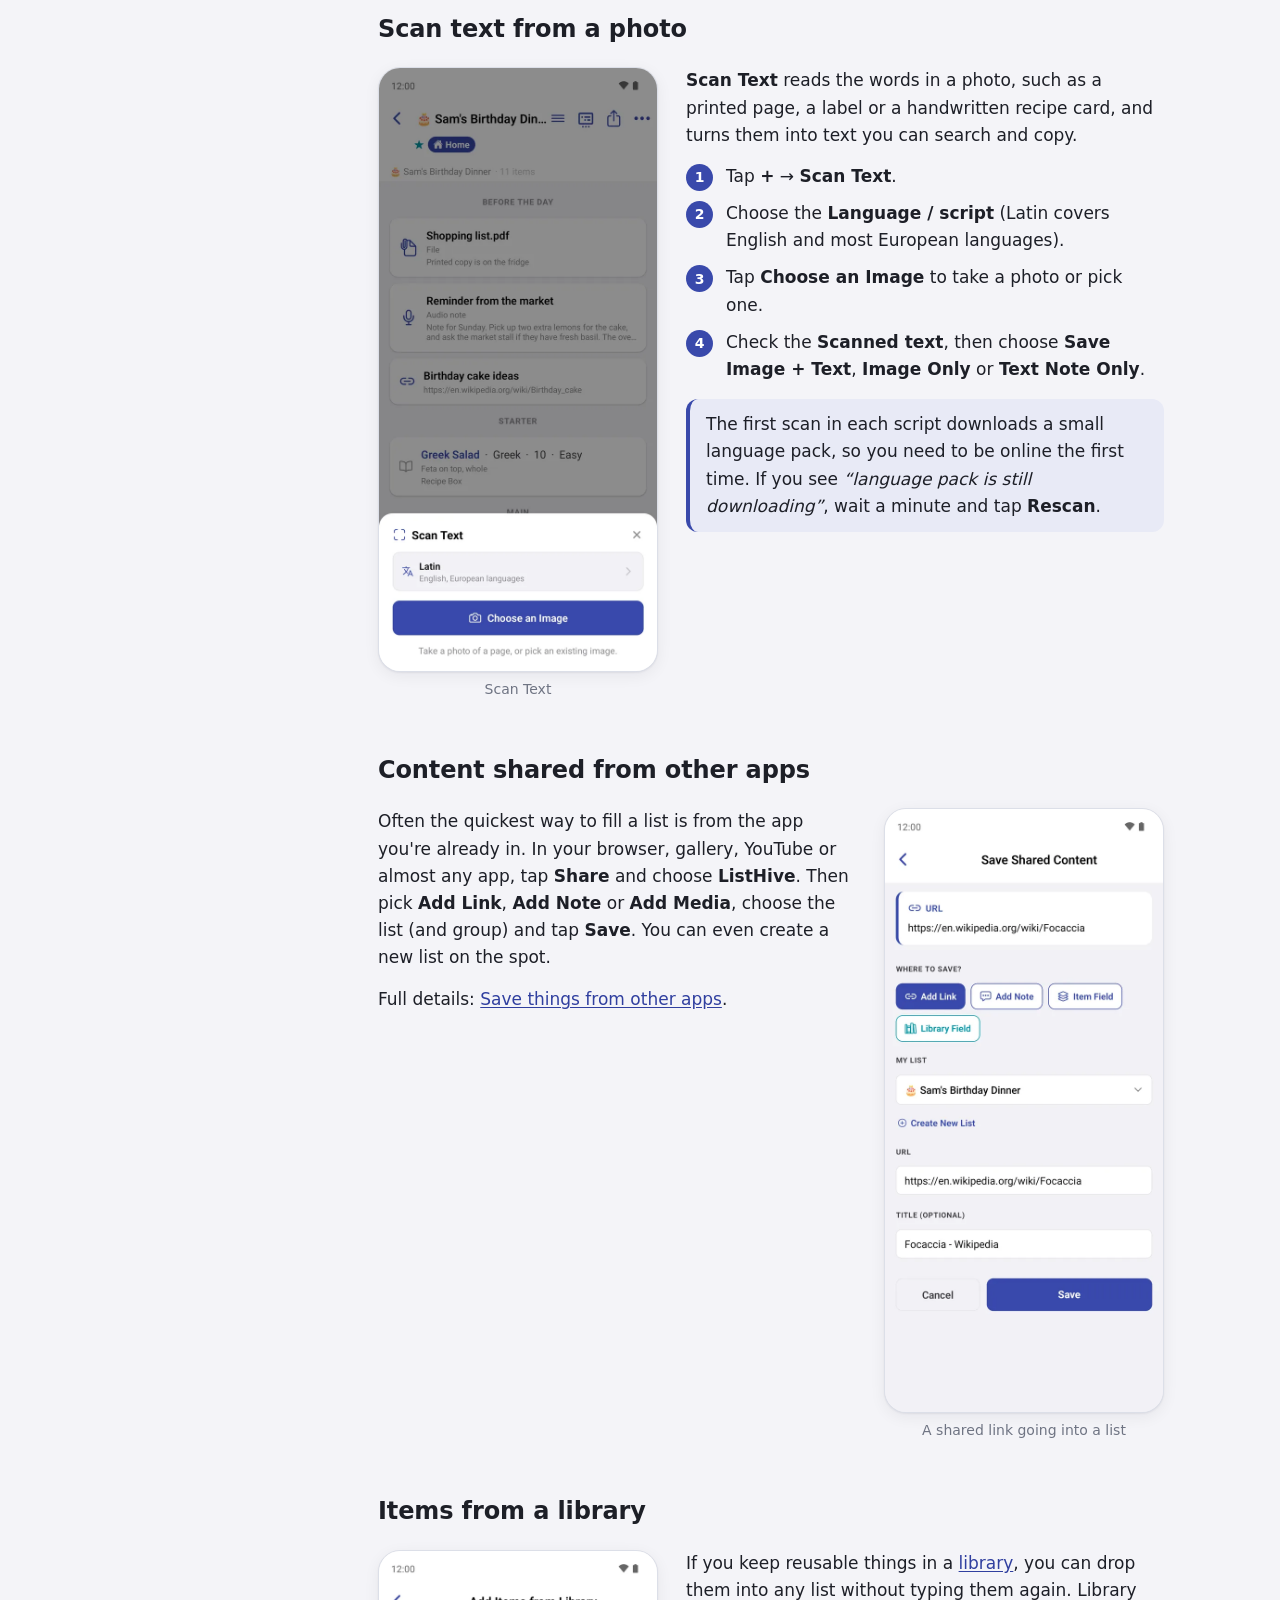
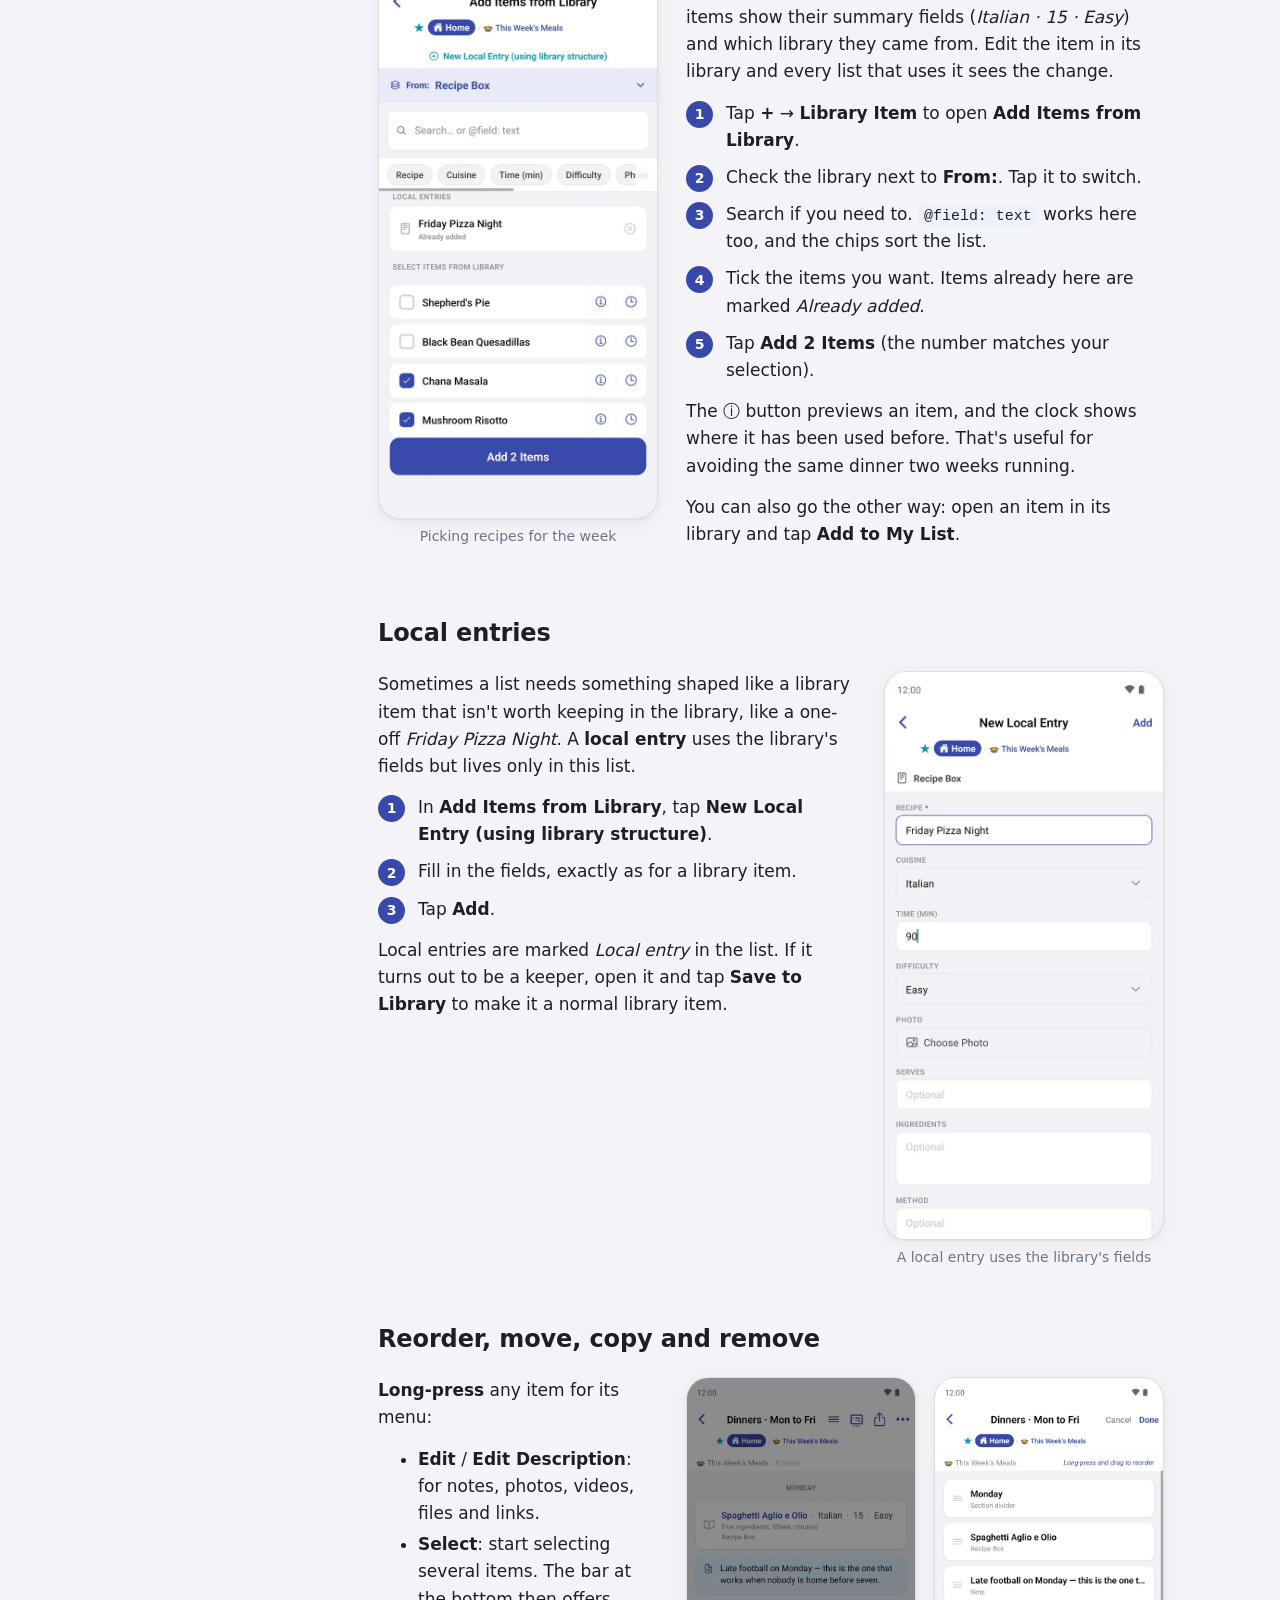
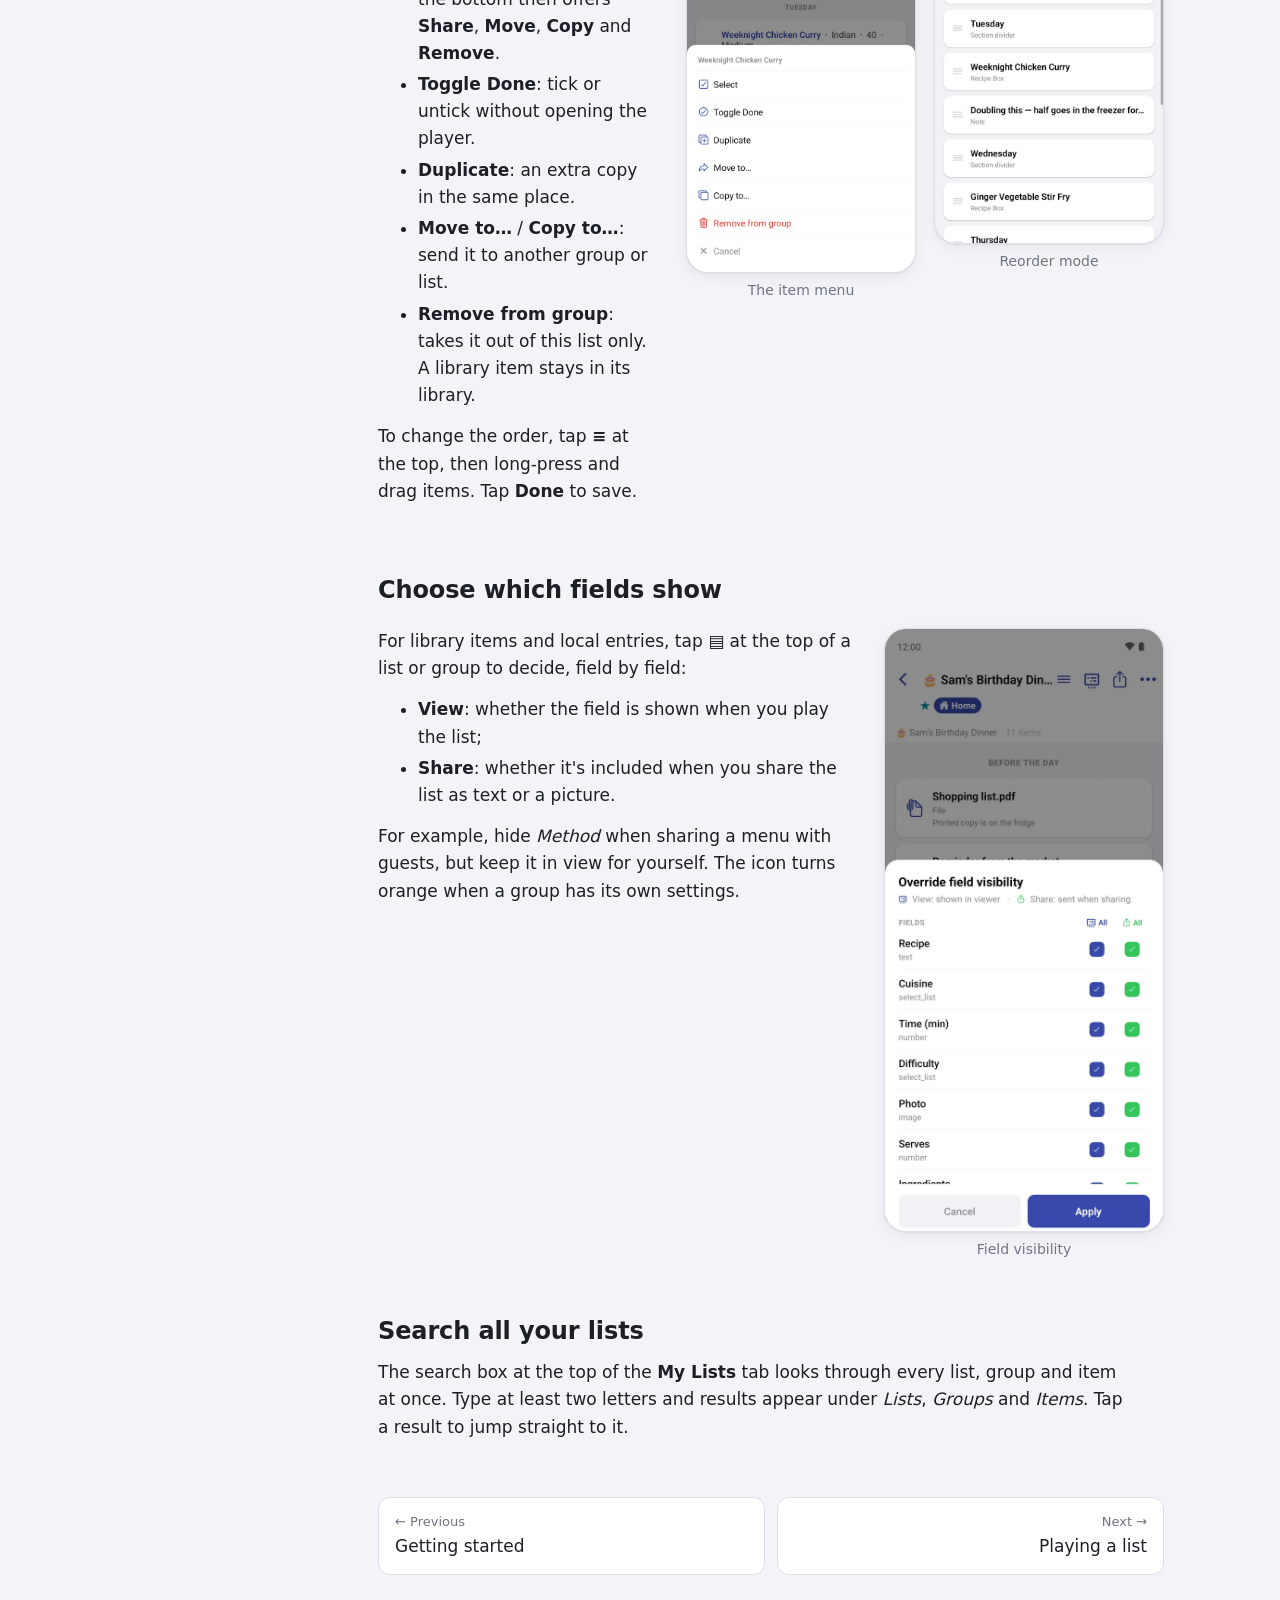
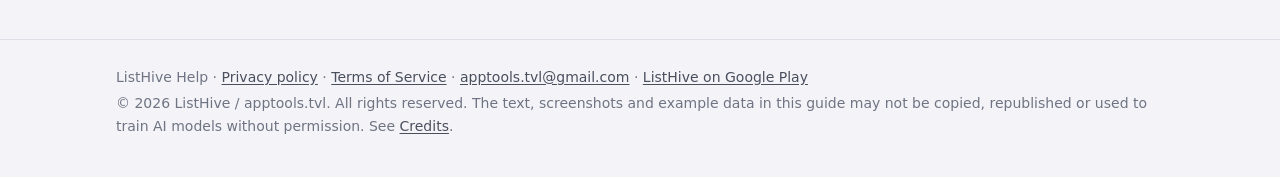
<file: listhive/help/my-lists.html>
<!doctype html>
<html lang="en">
<head>
<meta charset="utf-8">
<meta name="viewport" content="width=device-width, initial-scale=1">
<title>My Lists · ListHive Help</title>
<meta name="description" content="Build lists from notes, sections, photos, links, videos, files, audio notes, scanned text and library items.">
<meta name="color-scheme" content="light dark">
<meta name="robots" content="noai, noimageai">
<link rel="stylesheet" href="style.css">
<link rel="icon" href="img/favicon.png">
</head>
<body>
<header class="topbar">
  <div class="topbar-inner">
    <a class="brand" href="./"><img class="brand-mark" src="img/logo.png" alt="" width="36" height="36">ListHive <small>Help</small></a>
    <details class="menu">
      <summary>Menu</summary>
      <nav aria-label="Help topics"><ul class="nav-list"><li><a href="./">Getting started</a></li><li><a href="my-lists.html" aria-current="page">My Lists</a></li><li><a href="playback.html">Playing a list</a></li><li><a href="libraries.html">Libraries</a></li><li class="sub"><a href="field-types.html">Field types</a></li><li><a href="sharing.html">Sharing</a></li><li><a href="import-export.html">Import, CSV &amp; QR</a></li><li><a href="backup.html">Backup &amp; restore</a></li><li><a href="settings.html">Settings</a></li><li><a href="faq.html">FAQ &amp; troubleshooting</a></li><li><a href="credits.html">Credits</a></li><li><a href="terms.html">Terms of Service</a></li></ul></nav>
    </details>
  </div>
</header>
<div class="layout">
  <aside class="sidebar">
    <p class="sidebar-title">Help topics</p>
    <nav aria-label="Help topics"><ul class="nav-list"><li><a href="./">Getting started</a></li><li><a href="my-lists.html" aria-current="page">My Lists</a></li><li><a href="playback.html">Playing a list</a></li><li><a href="libraries.html">Libraries</a></li><li class="sub"><a href="field-types.html">Field types</a></li><li><a href="sharing.html">Sharing</a></li><li><a href="import-export.html">Import, CSV &amp; QR</a></li><li><a href="backup.html">Backup &amp; restore</a></li><li><a href="settings.html">Settings</a></li><li><a href="faq.html">FAQ &amp; troubleshooting</a></li><li><a href="credits.html">Credits</a></li><li><a href="terms.html">Terms of Service</a></li></ul></nav>
  </aside>
  <main>
<span class="eyebrow">My Lists</span>
<h1>My Lists</h1>
<p class="lede">A list gathers everything for one purpose: this week's dinners, a birthday party, a class plan, a reading list, a set of bookmarks. You build it from whatever it needs: notes and headings, photos, videos, links, files, voice notes, scanned text, things shared from other apps, and items from your libraries.</p>

<div class="toc">
  <strong>On this page</strong>
  <ol>
    <li><a href="#create">Create a list</a></li>
    <li><a href="#modes">Simple lists and lists with groups</a></li>
    <li><a href="#groups">Working with groups</a></li>
    <li><a href="#adding">All the ways to add to a list</a></li>
    <li><a href="#notes">Notes and section headings</a></li>
    <li><a href="#media">Photos, videos, files and links</a></li>
    <li><a href="#audio">Audio notes</a></li>
    <li><a href="#scan">Scan text from a photo</a></li>
    <li><a href="#share-in">Content shared from other apps</a></li>
    <li><a href="#add-items">Items from a library</a></li>
    <li><a href="#local-entry">Local entries</a></li>
    <li><a href="#organise">Reorder, move, copy and remove</a></li>
    <li><a href="#visibility">Choose which fields show</a></li>
    <li><a href="#search">Search all your lists</a></li>
  </ol>
</div>

<h2 id="create">Create a list</h2>
<div class="step">
  <div class="prose">
    <ol class="steps">
      <li>On the <span class="ui">My Lists</span> tab, tap <span class="ui">+</span>.</li>
      <li>Type a name such as <em>Holiday Baking</em>, and a description if you like.</li>
      <li>Choose the <span class="ui">MODE</span>: <span class="ui">Simple</span> (<em>Flat list of items</em>) or <span class="ui">Groups</span> (<em>Items organised in groups</em>). See <a href="#modes">below</a>.</li>
      <li>For a list with groups, choose how groups are named under <span class="ui">IDENTIFY GROUPS BY</span>: <span class="ui">Date</span> (e.g. <em>2026-10-04</em>) or <span class="ui">Custom Label</span> (e.g. <em>Weekend · Slow and Sweet</em>).</li>
      <li>Tap <span class="ui">Create List</span>. The list starts empty: <a href="#adding">add whatever it needs</a>.</li>
    </ol>
  </div>
  <figure class="shot"><img src="img/list-01-new-list.webp" alt="New List form with Holiday Baking, Groups mode and Custom Label" width="600" height="1224" loading="lazy"><figcaption>A new list with groups</figcaption></figure>
</div>

<h2 id="modes">Simple lists and lists with groups</h2>
<div class="step flip">
  <div class="prose">
    <p><strong>🎂 Sam's Birthday Dinner</strong> is a <strong>Simple</strong> list: one evening, one list of things. Tapping it goes straight to its items.</p>
    <p><strong>🍲 This Week's Meals</strong> uses <strong>Groups</strong>: <em>Dinners · Mon to Fri</em> and <em>Weekend · Slow and Sweet</em>. Tapping it shows the groups first, each with its own items and progress. Use groups when a list repeats: a weekly plan, a class that meets many times, a set list per gig.</p>
    <p>You can switch a list between the two later. <strong>Long-press</strong> the list on the <span class="ui">My Lists</span> tab and choose <span class="ui">Edit</span>. A list can only become Simple when it has one group left.</p>
  </div>
  <div class="shots" style="margin:0">
    <figure class="shot"><img src="img/list-02-longpress-menu.webp" alt="Long-press menu with Edit, Duplicate and Delete" width="600" height="1224" loading="lazy"><figcaption>Long-press a list</figcaption></figure>
    <figure class="shot"><img src="img/list-03-edit-list-simple.webp" alt="Edit List switching Sam's Birthday Dinner to Simple" width="600" height="1300" loading="lazy"><figcaption>Switching to Simple</figcaption></figure>
  </div>
</div>

<h2 id="groups">Working with groups</h2>
<div class="step">
  <div class="prose">
    <p>Inside a list with groups you'll see each group's name, item count, notes and a small progress circle that fills as items are marked done.</p>
    <ul>
      <li>Tap <span class="ui">+</span> to add a <span class="ui">New Group</span>. Give it a date or label and optional <span class="ui">Notes</span>, such as <em>Sam's birthday Sunday</em>.</li>
      <li>Sort groups by <span class="ui">Name</span>, <span class="ui">Created</span> or <span class="ui">Modified</span>. Tap the same button again to reverse the order.</li>
      <li><strong>Long-press</strong> a group to <span class="ui">Edit Name</span>, <span class="ui">Duplicate Group</span> (handy for next week's plan) or <span class="ui">Delete Group</span>.</li>
      <li>Tap ☆ to add a group to your favourites.</li>
    </ul>
  </div>
  <figure class="shot"><img src="img/list-04-groups.webp" alt="This Week's Meals showing two groups with item counts and progress" width="600" height="1224" loading="lazy"><figcaption>The groups in This Week's Meals</figcaption></figure>
</div>

<div class="step flip">
  <div class="prose">
    <p>Open a group to see its items. Section headings such as <em>MONDAY</em> break it into parts, notes sit between the dishes, and a green tick marks items that are done.</p>
    <p>The buttons along the top are:</p>
    <ul>
      <li><strong>≡</strong>: reorder mode.</li>
      <li><strong>▤</strong>: field visibility.</li>
      <li><strong>Share</strong>: see <a href="sharing.html">Sharing</a>.</li>
      <li><strong>•••</strong>: <span class="ui">Reset Progress</span>, which clears every tick in the group.</li>
    </ul>
    <p>Tap any item to open it in the <a href="playback.html">player</a>.</p>
  </div>
  <figure class="shot"><img src="img/list-05-group-items.webp" alt="Dinners Mon to Fri group with sections, recipes, notes and ticks" width="600" height="1224" loading="lazy"><figcaption>Inside a group</figcaption></figure>
</div>

<h2 id="adding">All the ways to add to a list</h2>
<div class="step">
  <div class="prose">
    <p>Tap <span class="ui">+</span> inside a list (or inside a group) to open <span class="ui">Add to List</span>. Pick whatever suits, and mix them freely in the same list:</p>
    <div class="table-wrap"><table>
      <thead><tr><th>Choose</th><th>To add</th></tr></thead>
      <tbody>
        <tr><td><span class="ui">Note</span></td><td>A few lines of text on a coloured tile (<a href="#notes">more</a>)</td></tr>
        <tr><td><span class="ui">Section Divider</span></td><td>A heading that splits the list into parts (<a href="#notes">more</a>)</td></tr>
        <tr><td><span class="ui">Photo</span>, <span class="ui">Video</span></td><td>From the camera, gallery or files (<a href="#media">more</a>)</td></tr>
        <tr><td><span class="ui">URL</span></td><td>A web link with a title (<a href="#media">more</a>)</td></tr>
        <tr><td><span class="ui">File</span></td><td>A PDF, spreadsheet or any document (<a href="#media">more</a>)</td></tr>
        <tr><td><span class="ui">Audio Note</span></td><td>Your voice, with a written transcript (<a href="#audio">more</a>)</td></tr>
        <tr><td><span class="ui">Scan Text</span></td><td>The words from a photo of a page or card (<a href="#scan">more</a>)</td></tr>
        <tr><td><span class="ui">Library Item</span></td><td>Ready-made items from one of your libraries, or a one-off <a href="#local-entry">local entry</a> (<a href="#add-items">more</a>)</td></tr>
      </tbody>
    </table></div>
    <p>You can also fill a list <strong>from outside the app</strong>: share a link, text or photo from your browser, gallery or any app into ListHive (<a href="#share-in">more</a>), import a <a href="import-export.html#import-file">.listhive file</a> someone sent you, or scan a <a href="import-export.html#qr-scan">QR code</a>.</p>
  </div>
  <figure class="shot"><img src="img/list-06-add-menu.webp" alt="Add to List menu with nine choices" width="600" height="1224" loading="lazy"><figcaption>Everything a list can hold</figcaption></figure>
</div>

<div class="step flip">
  <div class="prose">
    <p><strong>Sam's Birthday Dinner</strong> shows how varied a list can be. Most of it was added straight into the list:</p>
    <ul>
      <li>a <strong>File</strong>, <em>Shopping list.pdf</em>;</li>
      <li>an <strong>Audio Note</strong>, <em>Reminder from the market</em>;</li>
      <li>a <strong>URL</strong>, <em>Birthday cake ideas</em>;</li>
      <li>a <strong>Video</strong> of the pasta water;</li>
      <li>coloured <strong>Notes</strong> and <strong>Section</strong> headings (<em>BEFORE THE DAY</em>, <em>STARTER</em>, <em>MAIN</em>, <em>CAKE</em>);</li>
      <li>a <strong>Scan</strong> of Grandma's recipe card and a <strong>Photo</strong> of the cake.</li>
    </ul>
    <p>Only the Greek Salad and the pasta come from the Recipe Box library.</p>
  </div>
  <div class="shots" style="margin:0">
    <figure class="shot"><img src="img/list-09-simple-list.webp" alt="Sam's Birthday Dinner with a PDF, audio note, link and library items" width="600" height="1224" loading="lazy"><figcaption>File, audio note, link, recipes</figcaption></figure>
    <figure class="shot"><img src="img/list-09b-simple-list-2.webp" alt="Video, a yellow note, a local entry and a scanned recipe card" width="600" height="1224" loading="lazy"><figcaption>Video, note, local entry, scan</figcaption></figure>
  </div>
</div>

<h2 id="notes">Notes and section headings</h2>
<div class="prose">
  <ul>
    <li><strong>Note</strong>: tap <span class="ui">+</span> → <span class="ui">Note</span>, type, pick a tile colour (yellow, green, blue, pink, lavender or peach) and tap <span class="ui">Add Note</span>. The scan icon in the note box can fill it from a photo of some text.</li>
    <li><strong>Section Divider</strong>: tap <span class="ui">+</span> → <span class="ui">Section Divider</span>, type a heading such as <em>MONDAY</em> or <em>CAKE</em>, and tap <span class="ui">Add Section</span>. Sections split a long list into parts, aren't counted as items, and never need ticking.</li>
  </ul>
  <p>Notes count as items, so you can tick them off too, which is handy for reminders like <em>Garlic into the oil at 19:25</em>. To change a note later, long-press it and choose <span class="ui">Edit</span>.</p>
</div>

<h2 id="media">Photos, videos, files and links</h2>
<div class="prose">
  <ul>
    <li><strong>Photo</strong> and <strong>Video</strong>: choose <span class="ui">Camera</span>, the <span class="ui">Photo Library</span> / <span class="ui">Video Library</span>, or <span class="ui">Browse Files</span>, then add a description. Photos open full screen with pinch-to-zoom; videos play right in the list.</li>
    <li><strong>File</strong>: any document, such as a PDF shopping list, a spreadsheet or a ticket. Tap it later to open it in another app.</li>
    <li><strong>URL</strong>: paste a web address and give it a title, e.g. <em>Birthday cake ideas</em>. Tap <span class="ui">Open Link</span> to visit it.</li>
  </ul>
  <p>ListHive keeps its own copy of photos, videos and files, so they keep working even if you delete the originals. To change a description later, long-press the item and choose <span class="ui">Edit Description</span> (or <span class="ui">Edit</span> for a link).</p>
</div>

<h2 id="audio">Audio notes</h2>
<div class="step">
  <div class="prose">
    <p>An audio note records your voice and, if <span class="ui">Live transcription</span> is on, writes down what you say as you speak. The <em>Reminder from the market</em> note in Sam's Birthday Dinner was made this way.</p>
    <ol class="steps">
      <li>Tap <span class="ui">+</span> → <span class="ui">Audio Note</span>.</li>
      <li>Check the <span class="ui">Language</span>, then tap <span class="ui">Start Recording</span>. You can pause and carry on.</li>
      <li>When you stop, add a description, correct the transcript if needed, and save.</li>
    </ol>
    <div class="note"><p>ListHive asks for microphone permission the first time. <strong>Live</strong> transcription needs Android 13 or later. On older phones you record first, and ListHive offers to transcribe the recording afterwards.</p></div>
  </div>
  <figure class="shot"><img src="img/list-11-audio-note.webp" alt="Audio Note sheet with Language, Live transcription and Start Recording" width="600" height="1300" loading="lazy"><figcaption>Recording an audio note</figcaption></figure>
</div>

<h2 id="scan">Scan text from a photo</h2>
<div class="step flip">
  <div class="prose">
    <p><span class="ui">Scan Text</span> reads the words in a photo, such as a printed page, a label or a handwritten recipe card, and turns them into text you can search and copy.</p>
    <ol class="steps">
      <li>Tap <span class="ui">+</span> → <span class="ui">Scan Text</span>.</li>
      <li>Choose the <span class="ui">Language / script</span> (Latin covers English and most European languages).</li>
      <li>Tap <span class="ui">Choose an Image</span> to take a photo or pick one.</li>
      <li>Check the <span class="ui">Scanned text</span>, then choose <span class="ui">Save Image + Text</span>, <span class="ui">Image Only</span> or <span class="ui">Text Note Only</span>.</li>
    </ol>
    <div class="note"><p>The first scan in each script downloads a small language pack, so you need to be online the first time. If you see <em>“language pack is still downloading”</em>, wait a minute and tap <span class="ui">Rescan</span>.</p></div>
  </div>
  <figure class="shot"><img src="img/list-12-scan-text.webp" alt="Scan Text sheet with Latin script selected and Choose an Image" width="600" height="1300" loading="lazy"><figcaption>Scan Text</figcaption></figure>
</div>

<h2 id="share-in">Content shared from other apps</h2>
<div class="step">
  <div class="prose">
    <p>Often the quickest way to fill a list is from the app you're already in. In your browser, gallery, YouTube or almost any app, tap <strong>Share</strong> and choose <strong>ListHive</strong>. Then pick <span class="ui">Add Link</span>, <span class="ui">Add Note</span> or <span class="ui">Add Media</span>, choose the list (and group) and tap <span class="ui">Save</span>. You can even create a new list on the spot.</p>
    <p>Full details: <a href="sharing.html#share-in">Save things from other apps</a>.</p>
  </div>
  <figure class="shot"><img src="img/share-04-receiver-link.webp" alt="Saving a shared Focaccia link to Sam's Birthday Dinner" width="600" height="1300" loading="lazy"><figcaption>A shared link going into a list</figcaption></figure>
</div>

<h2 id="add-items">Items from a library</h2>
<div class="step flip">
  <div class="prose">
    <p>If you keep reusable things in a <a href="libraries.html">library</a>, you can drop them into any list without typing them again. Library items show their summary fields (<em>Italian · 15 · Easy</em>) and which library they came from. Edit the item in its library and every list that uses it sees the change.</p>
    <ol class="steps">
      <li>Tap <span class="ui">+</span> → <span class="ui">Library Item</span> to open <span class="ui">Add Items from Library</span>.</li>
      <li>Check the library next to <span class="ui">From:</span>. Tap it to switch.</li>
      <li>Search if you need to. <code>@field: text</code> works here too, and the chips sort the list.</li>
      <li>Tick the items you want. Items already here are marked <em>Already added</em>.</li>
      <li>Tap <span class="ui">Add 2 Items</span> (the number matches your selection).</li>
    </ol>
    <p>The ⓘ button previews an item, and the clock shows where it has been used before. That's useful for avoiding the same dinner two weeks running.</p>
    <p>You can also go the other way: open an item in its library and tap <span class="ui">Add to My List</span>.</p>
  </div>
  <figure class="shot"><img src="img/list-07-add-from-library.webp" alt="Add Items from Library with Chana Masala and Mushroom Risotto ticked" width="600" height="1224" loading="lazy"><figcaption>Picking recipes for the week</figcaption></figure>
</div>

<h2 id="local-entry">Local entries</h2>
<div class="step">
  <div class="prose">
    <p>Sometimes a list needs something shaped like a library item that isn't worth keeping in the library, like a one-off <em>Friday Pizza Night</em>. A <strong>local entry</strong> uses the library's fields but lives only in this list.</p>
    <ol class="steps">
      <li>In <span class="ui">Add Items from Library</span>, tap <span class="ui">New Local Entry (using library structure)</span>.</li>
      <li>Fill in the fields, exactly as for a library item.</li>
      <li>Tap <span class="ui">Add</span>.</li>
    </ol>
    <p>Local entries are marked <em>Local entry</em> in the list. If it turns out to be a keeper, open it and tap <span class="ui">Save to Library</span> to make it a normal library item.</p>
  </div>
  <figure class="shot"><img src="img/list-08-local-entry.webp" alt="New Local Entry form for Friday Pizza Night using the Recipe Box fields" width="600" height="1224" loading="lazy"><figcaption>A local entry uses the library's fields</figcaption></figure>
</div>

<h2 id="organise">Reorder, move, copy and remove</h2>
<div class="step flip">
  <div class="prose">
    <p><strong>Long-press</strong> any item for its menu:</p>
    <ul>
      <li><span class="ui">Edit</span> / <span class="ui">Edit Description</span>: for notes, photos, videos, files and links.</li>
      <li><span class="ui">Select</span>: start selecting several items. The bar at the bottom then offers <span class="ui">Share</span>, <span class="ui">Move</span>, <span class="ui">Copy</span> and <span class="ui">Remove</span>.</li>
      <li><span class="ui">Toggle Done</span>: tick or untick without opening the player.</li>
      <li><span class="ui">Duplicate</span>: an extra copy in the same place.</li>
      <li><span class="ui">Move to…</span> / <span class="ui">Copy to…</span>: send it to another group or list.</li>
      <li><span class="ui">Remove from group</span>: takes it out of this list only. A library item stays in its library.</li>
    </ul>
    <p>To change the order, tap <strong>≡</strong> at the top, then long-press and drag items. Tap <span class="ui">Done</span> to save.</p>
  </div>
  <div class="shots" style="margin:0">
    <figure class="shot"><img src="img/list-10-item-menu.webp" alt="Long-press menu for Weeknight Chicken Curry" width="600" height="1300" loading="lazy"><figcaption>The item menu</figcaption></figure>
    <figure class="shot"><img src="img/list-13-reorder.webp" alt="Reorder mode with drag handles" width="600" height="1224" loading="lazy"><figcaption>Reorder mode</figcaption></figure>
  </div>
</div>

<h2 id="visibility">Choose which fields show</h2>
<div class="step">
  <div class="prose">
    <p>For library items and local entries, tap <strong>▤</strong> at the top of a list or group to decide, field by field:</p>
    <ul>
      <li><strong>View</strong>: whether the field is shown when you play the list;</li>
      <li><strong>Share</strong>: whether it's included when you share the list as text or a picture.</li>
    </ul>
    <p>For example, hide <em>Method</em> when sharing a menu with guests, but keep it in view for yourself. The icon turns orange when a group has its own settings.</p>
  </div>
  <figure class="shot"><img src="img/list-14-field-visibility.webp" alt="Override field visibility with View and Share checkboxes per field" width="600" height="1300" loading="lazy"><figcaption>Field visibility</figcaption></figure>
</div>

<h2 id="search">Search all your lists</h2>
<div class="prose">
  <p>The search box at the top of the <span class="ui">My Lists</span> tab looks through every list, group and item at once. Type at least two letters and results appear under <em>Lists</em>, <em>Groups</em> and <em>Items</em>. Tap a result to jump straight to it.</p>
</div>

<nav class="pager" aria-label="Previous and next page"><a class="prev" href="./"><span>← Previous</span>Getting started</a><a class="next" href="playback.html"><span>Next →</span>Playing a list</a></nav>
  </main>
</div>
<footer>
  <div class="inner">
    <p>ListHive Help · <a href="https://sites.google.com/view/listhive-privacy/home">Privacy policy</a> · <a href="terms.html">Terms of Service</a> · <a href="mailto:apptools.tvl@gmail.com">apptools.tvl@gmail.com</a> · <a href="https://play.google.com/store/apps/details?id=com.apptoolstvl.ListHive">ListHive on Google Play</a></p>
    <p>© 2026 ListHive / apptools.tvl. All rights reserved. The text, screenshots and example data in this guide may not be copied, republished or used to train AI models without permission. See <a href="credits.html">Credits</a>.</p>
  </div>
</footer>
</body>
</html>
</file>
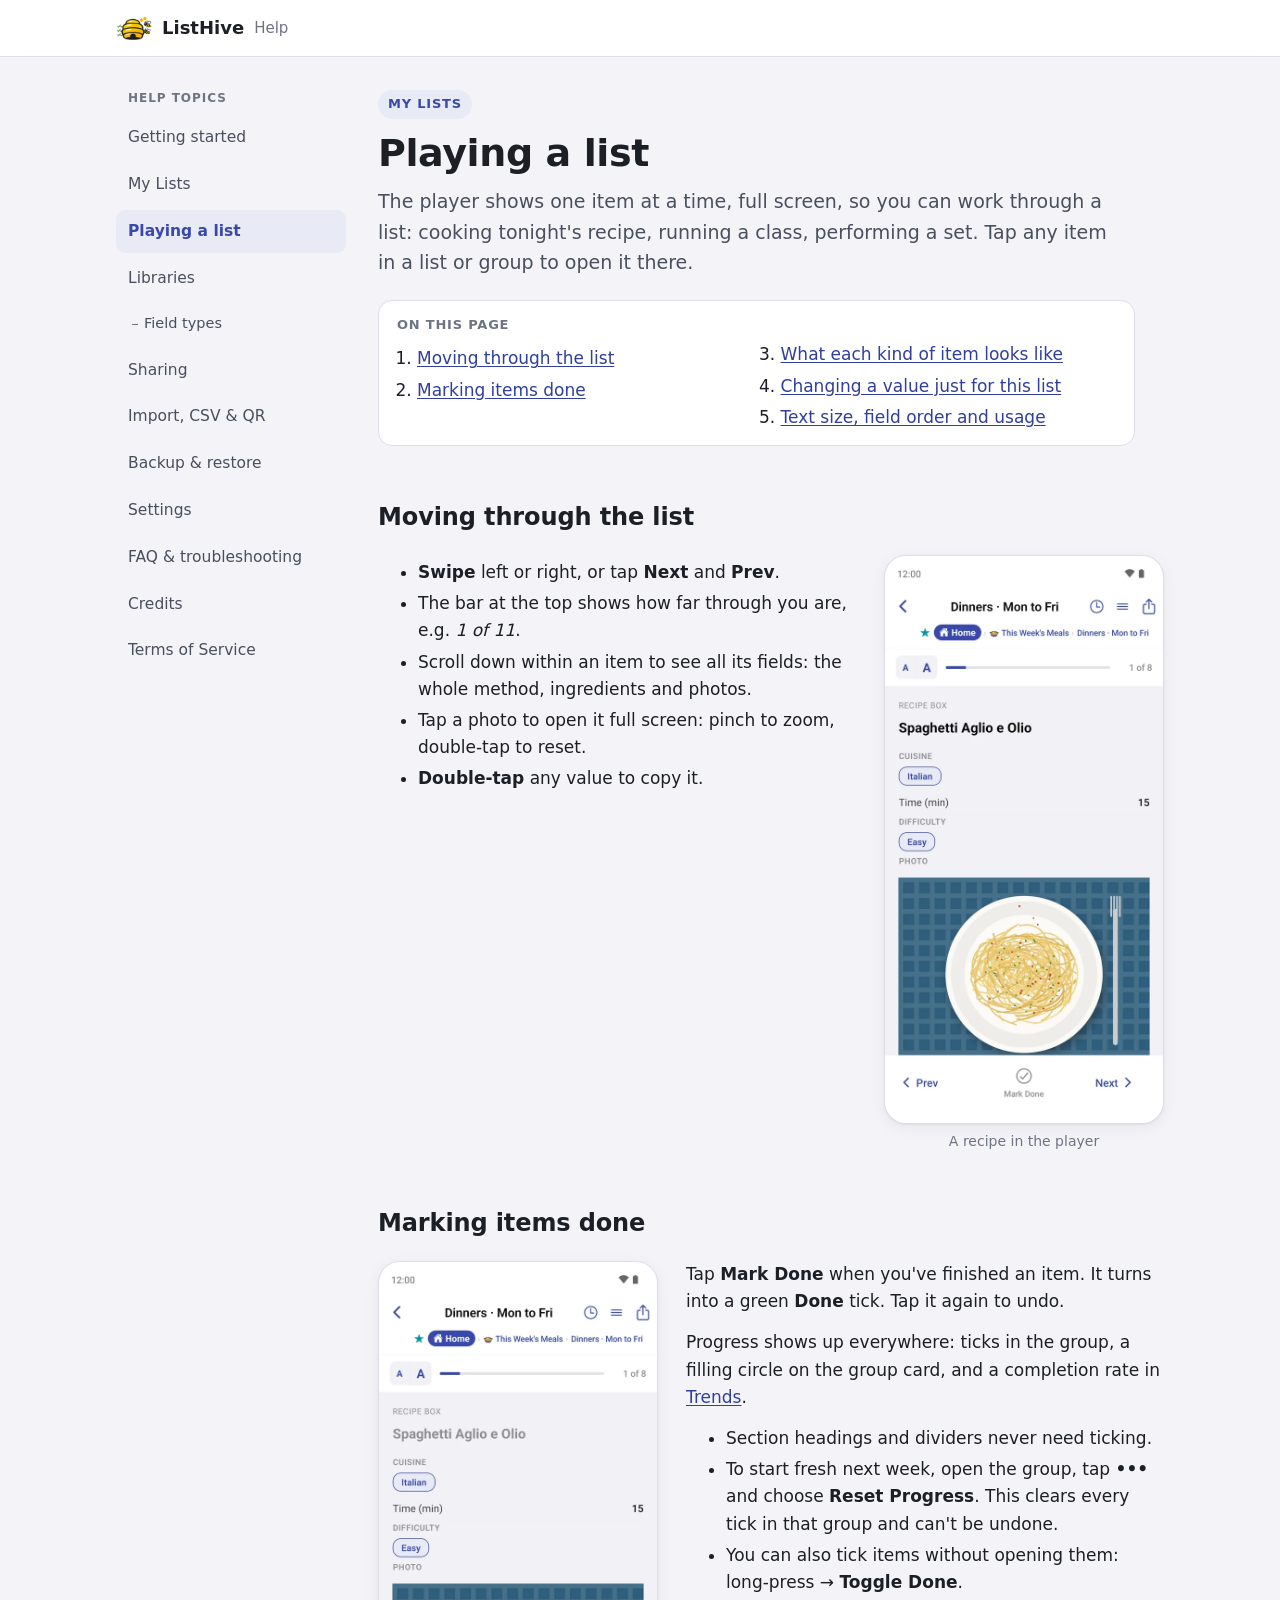
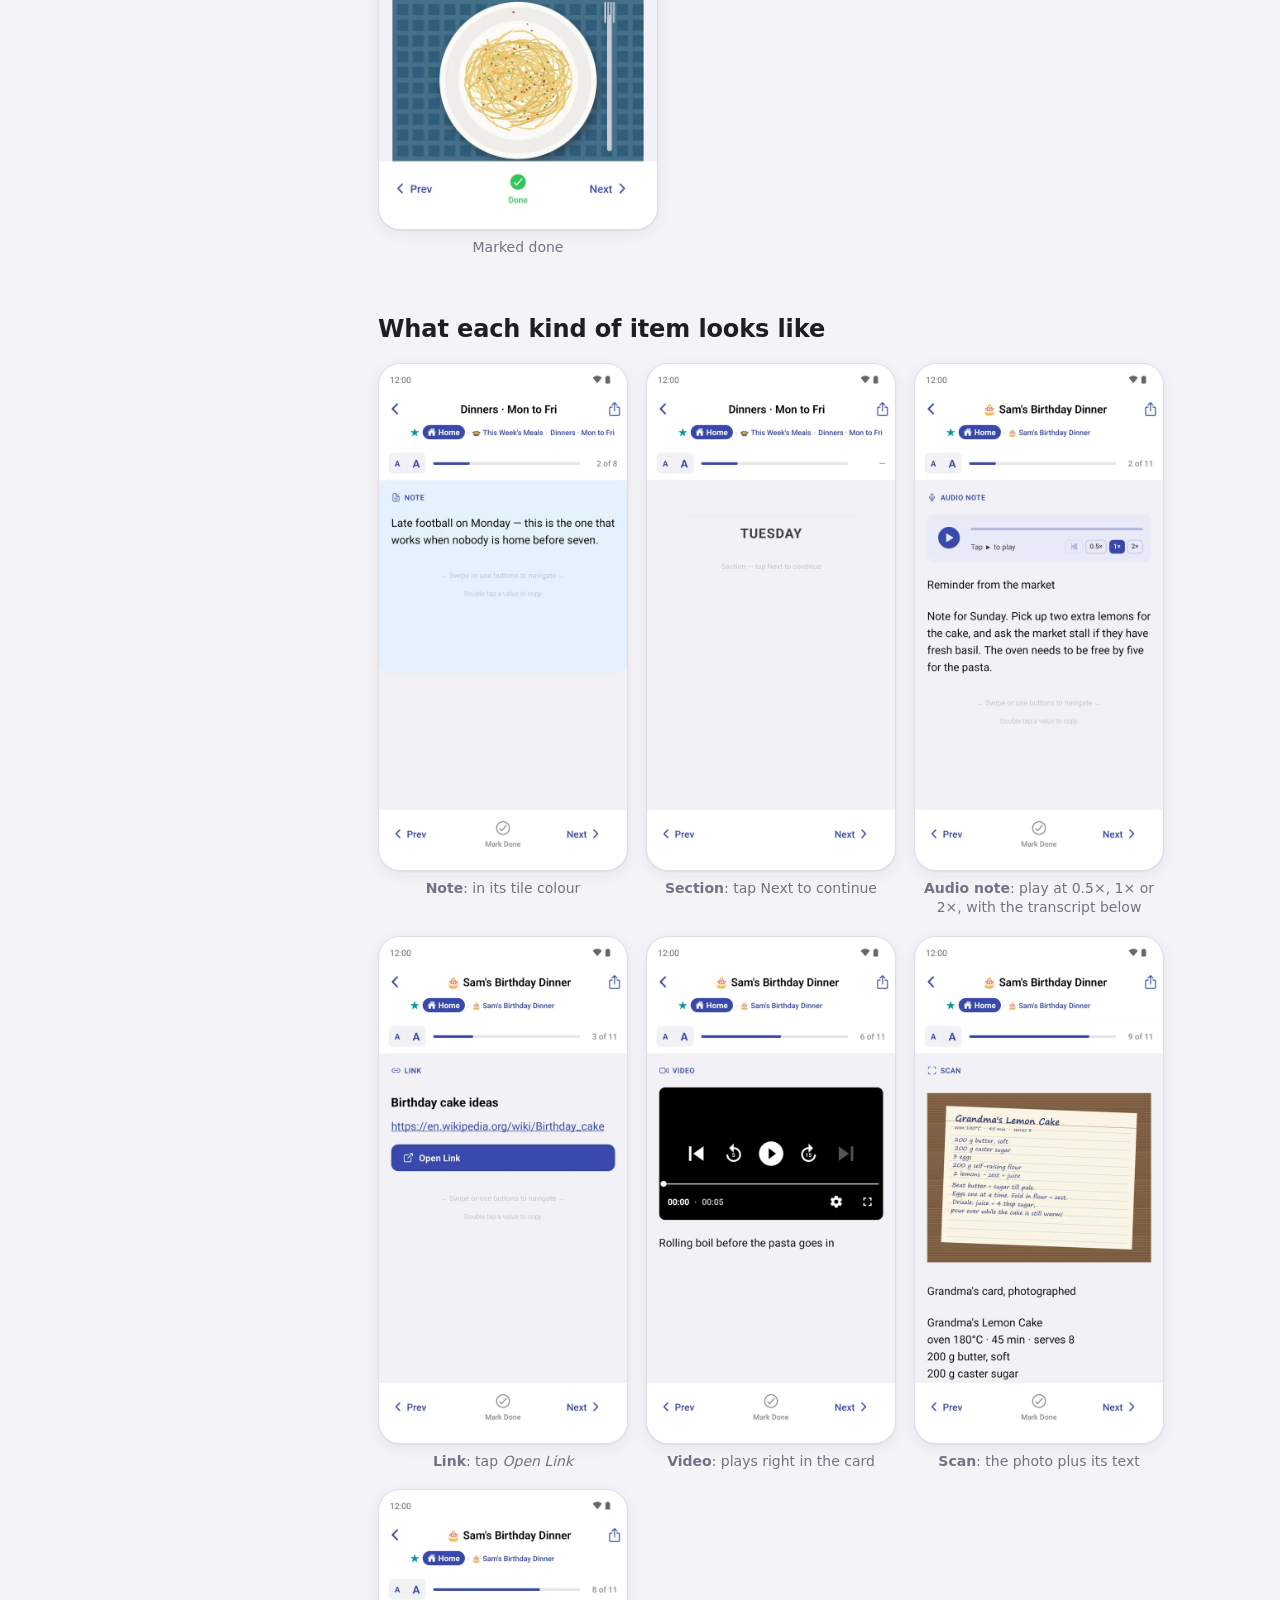
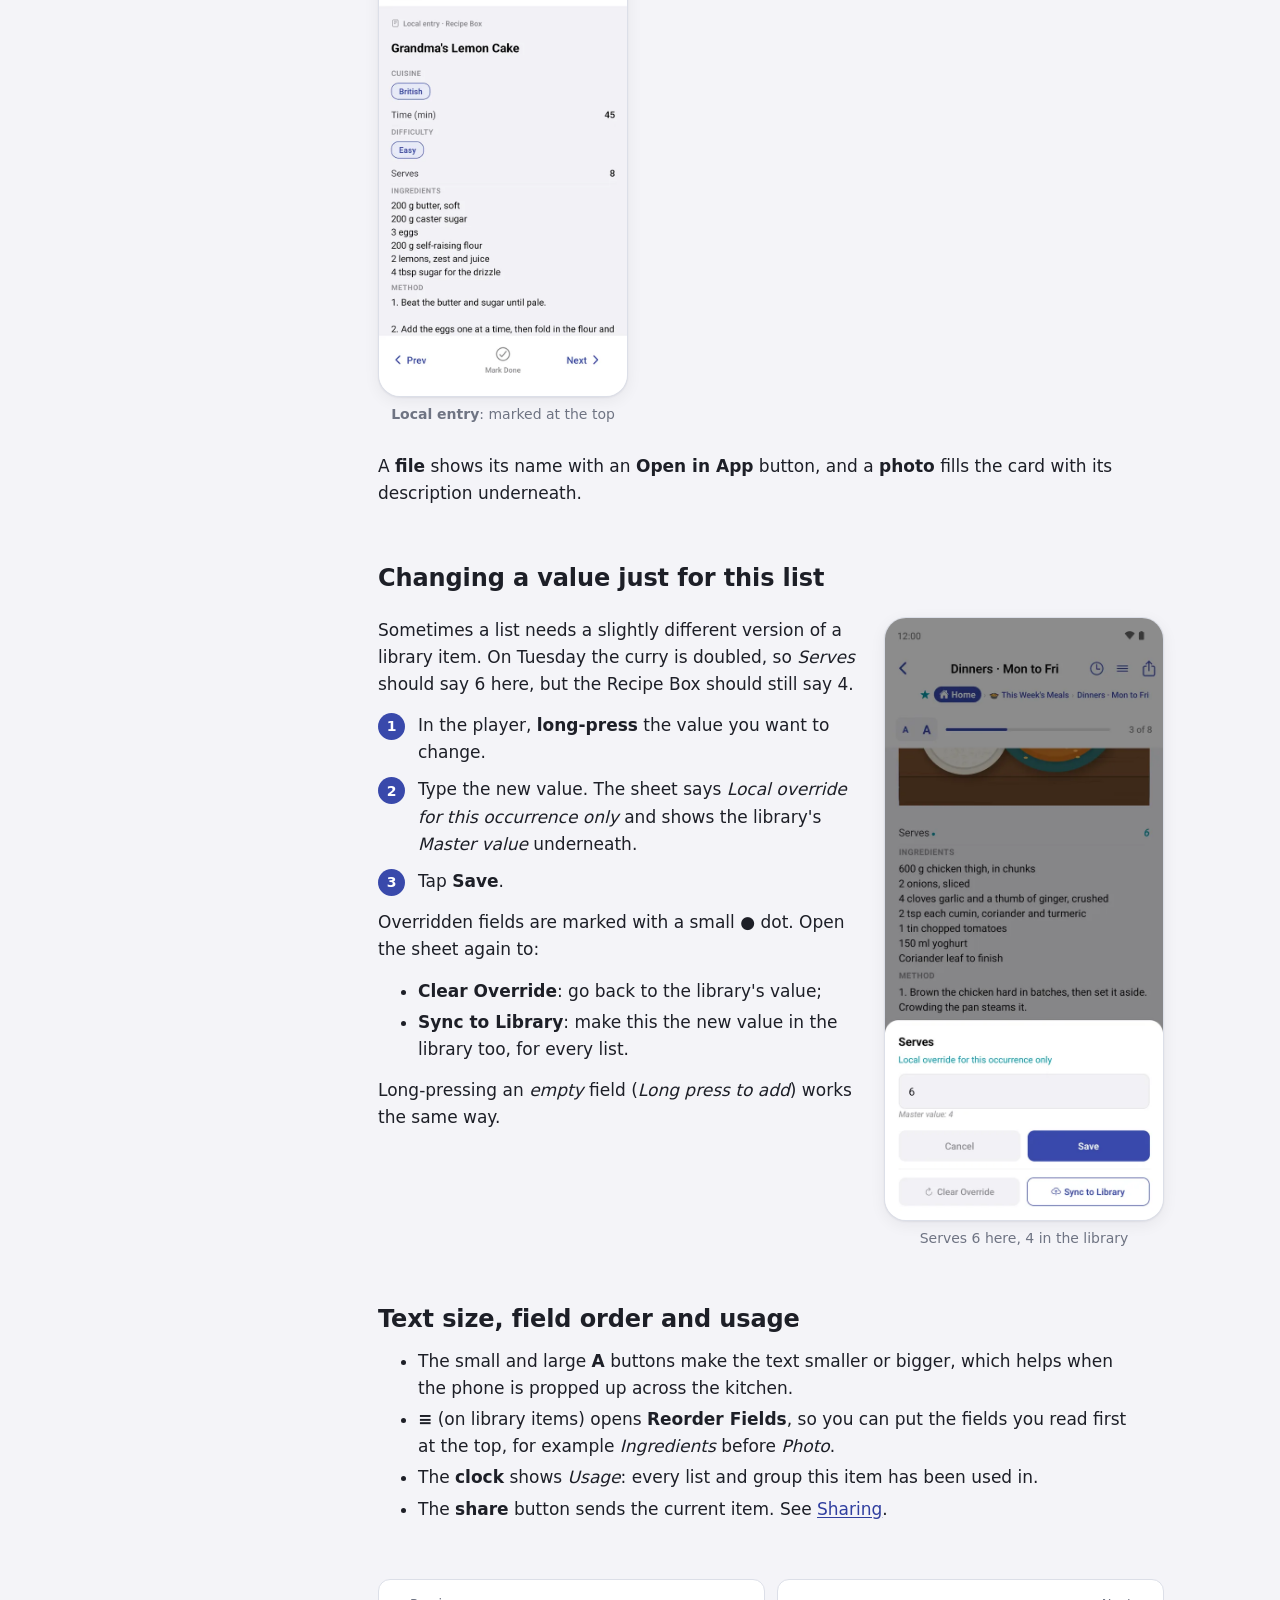
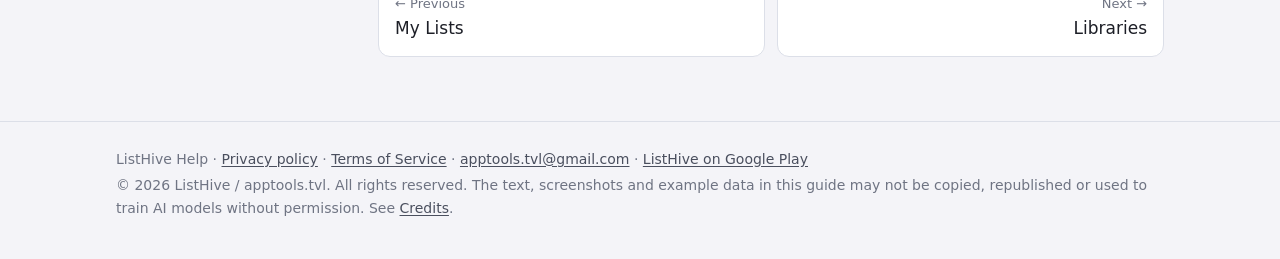
<file: listhive/help/playback.html>
<!doctype html>
<html lang="en">
<head>
<meta charset="utf-8">
<meta name="viewport" content="width=device-width, initial-scale=1">
<title>Playing a list · ListHive Help</title>
<meta name="description" content="Step through a list one item at a time, mark items done and adjust values for one occasion.">
<meta name="color-scheme" content="light dark">
<meta name="robots" content="noai, noimageai">
<link rel="stylesheet" href="style.css">
<link rel="icon" href="img/favicon.png">
</head>
<body>
<header class="topbar">
  <div class="topbar-inner">
    <a class="brand" href="./"><img class="brand-mark" src="img/logo.png" alt="" width="36" height="36">ListHive <small>Help</small></a>
    <details class="menu">
      <summary>Menu</summary>
      <nav aria-label="Help topics"><ul class="nav-list"><li><a href="./">Getting started</a></li><li><a href="my-lists.html">My Lists</a></li><li><a href="playback.html" aria-current="page">Playing a list</a></li><li><a href="libraries.html">Libraries</a></li><li class="sub"><a href="field-types.html">Field types</a></li><li><a href="sharing.html">Sharing</a></li><li><a href="import-export.html">Import, CSV &amp; QR</a></li><li><a href="backup.html">Backup &amp; restore</a></li><li><a href="settings.html">Settings</a></li><li><a href="faq.html">FAQ &amp; troubleshooting</a></li><li><a href="credits.html">Credits</a></li><li><a href="terms.html">Terms of Service</a></li></ul></nav>
    </details>
  </div>
</header>
<div class="layout">
  <aside class="sidebar">
    <p class="sidebar-title">Help topics</p>
    <nav aria-label="Help topics"><ul class="nav-list"><li><a href="./">Getting started</a></li><li><a href="my-lists.html">My Lists</a></li><li><a href="playback.html" aria-current="page">Playing a list</a></li><li><a href="libraries.html">Libraries</a></li><li class="sub"><a href="field-types.html">Field types</a></li><li><a href="sharing.html">Sharing</a></li><li><a href="import-export.html">Import, CSV &amp; QR</a></li><li><a href="backup.html">Backup &amp; restore</a></li><li><a href="settings.html">Settings</a></li><li><a href="faq.html">FAQ &amp; troubleshooting</a></li><li><a href="credits.html">Credits</a></li><li><a href="terms.html">Terms of Service</a></li></ul></nav>
  </aside>
  <main>
<span class="eyebrow">My Lists</span>
<h1>Playing a list</h1>
<p class="lede">The player shows one item at a time, full screen, so you can work through a list: cooking tonight's recipe, running a class, performing a set. Tap any item in a list or group to open it there.</p>

<div class="toc">
  <strong>On this page</strong>
  <ol>
    <li><a href="#move">Moving through the list</a></li>
    <li><a href="#done">Marking items done</a></li>
    <li><a href="#cards">What each kind of item looks like</a></li>
    <li><a href="#override">Changing a value just for this list</a></li>
    <li><a href="#tools">Text size, field order and usage</a></li>
  </ol>
</div>

<h2 id="move">Moving through the list</h2>
<div class="step">
  <div class="prose">
    <ul>
      <li><strong>Swipe</strong> left or right, or tap <span class="ui">Next</span> and <span class="ui">Prev</span>.</li>
      <li>The bar at the top shows how far through you are, e.g. <em>1 of 11</em>.</li>
      <li>Scroll down within an item to see all its fields: the whole method, ingredients and photos.</li>
      <li>Tap a photo to open it full screen: pinch to zoom, double-tap to reset.</li>
      <li><strong>Double-tap</strong> any value to copy it.</li>
    </ul>
  </div>
  <figure class="shot"><img src="img/play-01-recipe.webp" alt="Player showing Spaghetti Aglio e Olio, 1 of 8, with Prev, Mark Done and Next" width="600" height="1224" loading="lazy"><figcaption>A recipe in the player</figcaption></figure>
</div>

<h2 id="done">Marking items done</h2>
<div class="step flip">
  <div class="prose">
    <p>Tap <span class="ui">Mark Done</span> when you've finished an item. It turns into a green <span class="ui">Done</span> tick. Tap it again to undo.</p>
    <p>Progress shows up everywhere: ticks in the group, a filling circle on the group card, and a completion rate in <a href="settings.html#trends">Trends</a>.</p>
    <ul>
      <li>Section headings and dividers never need ticking.</li>
      <li>To start fresh next week, open the group, tap <span class="ui">•••</span> and choose <span class="ui">Reset Progress</span>. This clears every tick in that group and can't be undone.</li>
      <li>You can also tick items without opening them: long-press → <span class="ui">Toggle Done</span>.</li>
    </ul>
  </div>
  <figure class="shot"><img src="img/play-02-done.webp" alt="The same recipe marked Done with a green tick" width="600" height="1224" loading="lazy"><figcaption>Marked done</figcaption></figure>
</div>

<h2 id="cards">What each kind of item looks like</h2>
<div class="shots">
  <figure class="shot"><img src="img/play-03-note.webp" alt="A blue note in the player" width="600" height="1224" loading="lazy"><figcaption><strong>Note</strong>: in its tile colour</figcaption></figure>
  <figure class="shot"><img src="img/play-05-section.webp" alt="Section heading TUESDAY" width="600" height="1224" loading="lazy"><figcaption><strong>Section</strong>: tap Next to continue</figcaption></figure>
  <figure class="shot"><img src="img/play-08-audio.webp" alt="Audio note with player, speed buttons and transcript" width="600" height="1224" loading="lazy"><figcaption><strong>Audio note</strong>: play at 0.5×, 1× or 2×, with the transcript below</figcaption></figure>
  <figure class="shot"><img src="img/play-09-link.webp" alt="Link item with Open Link button" width="600" height="1224" loading="lazy"><figcaption><strong>Link</strong>: tap <em>Open Link</em></figcaption></figure>
  <figure class="shot"><img src="img/play-10-video.webp" alt="Video item with player controls" width="600" height="1224" loading="lazy"><figcaption><strong>Video</strong>: plays right in the card</figcaption></figure>
  <figure class="shot"><img src="img/play-06-scan.webp" alt="Scanned recipe card with its recognised text" width="600" height="1224" loading="lazy"><figcaption><strong>Scan</strong>: the photo plus its text</figcaption></figure>
  <figure class="shot"><img src="img/play-07-local-entry.webp" alt="Grandma's Lemon Cake local entry" width="600" height="1224" loading="lazy"><figcaption><strong>Local entry</strong>: marked at the top</figcaption></figure>
</div>
<p class="prose">A <strong>file</strong> shows its name with an <span class="ui">Open in App</span> button, and a <strong>photo</strong> fills the card with its description underneath.</p>

<h2 id="override">Changing a value just for this list</h2>
<div class="step">
  <div class="prose">
    <p>Sometimes a list needs a slightly different version of a library item. On Tuesday the curry is doubled, so <em>Serves</em> should say 6 here, but the Recipe Box should still say 4.</p>
    <ol class="steps">
      <li>In the player, <strong>long-press</strong> the value you want to change.</li>
      <li>Type the new value. The sheet says <em>Local override for this occurrence only</em> and shows the library's <em>Master value</em> underneath.</li>
      <li>Tap <span class="ui">Save</span>.</li>
    </ol>
    <p>Overridden fields are marked with a small ● dot. Open the sheet again to:</p>
    <ul>
      <li><span class="ui">Clear Override</span>: go back to the library's value;</li>
      <li><span class="ui">Sync to Library</span>: make this the new value in the library too, for every list.</li>
    </ul>
    <p>Long-pressing an <em>empty</em> field (<em>Long press to add</em>) works the same way.</p>
  </div>
  <figure class="shot"><img src="img/play-04-override.webp" alt="Editing Serves: local override 6, master value 4, with Clear Override and Sync to Library" width="600" height="1300" loading="lazy"><figcaption>Serves 6 here, 4 in the library</figcaption></figure>
</div>

<h2 id="tools">Text size, field order and usage</h2>
<ul class="prose">
  <li>The small and large <span class="ui">A</span> buttons make the text smaller or bigger, which helps when the phone is propped up across the kitchen.</li>
  <li><strong>≡</strong> (on library items) opens <span class="ui">Reorder Fields</span>, so you can put the fields you read first at the top, for example <em>Ingredients</em> before <em>Photo</em>.</li>
  <li>The <strong>clock</strong> shows <em>Usage</em>: every list and group this item has been used in.</li>
  <li>The <strong>share</strong> button sends the current item. See <a href="sharing.html">Sharing</a>.</li>
</ul>

<nav class="pager" aria-label="Previous and next page"><a class="prev" href="my-lists.html"><span>← Previous</span>My Lists</a><a class="next" href="libraries.html"><span>Next →</span>Libraries</a></nav>
  </main>
</div>
<footer>
  <div class="inner">
    <p>ListHive Help · <a href="https://sites.google.com/view/listhive-privacy/home">Privacy policy</a> · <a href="terms.html">Terms of Service</a> · <a href="mailto:apptools.tvl@gmail.com">apptools.tvl@gmail.com</a> · <a href="https://play.google.com/store/apps/details?id=com.apptoolstvl.ListHive">ListHive on Google Play</a></p>
    <p>© 2026 ListHive / apptools.tvl. All rights reserved. The text, screenshots and example data in this guide may not be copied, republished or used to train AI models without permission. See <a href="credits.html">Credits</a>.</p>
  </div>
</footer>
</body>
</html>
</file>
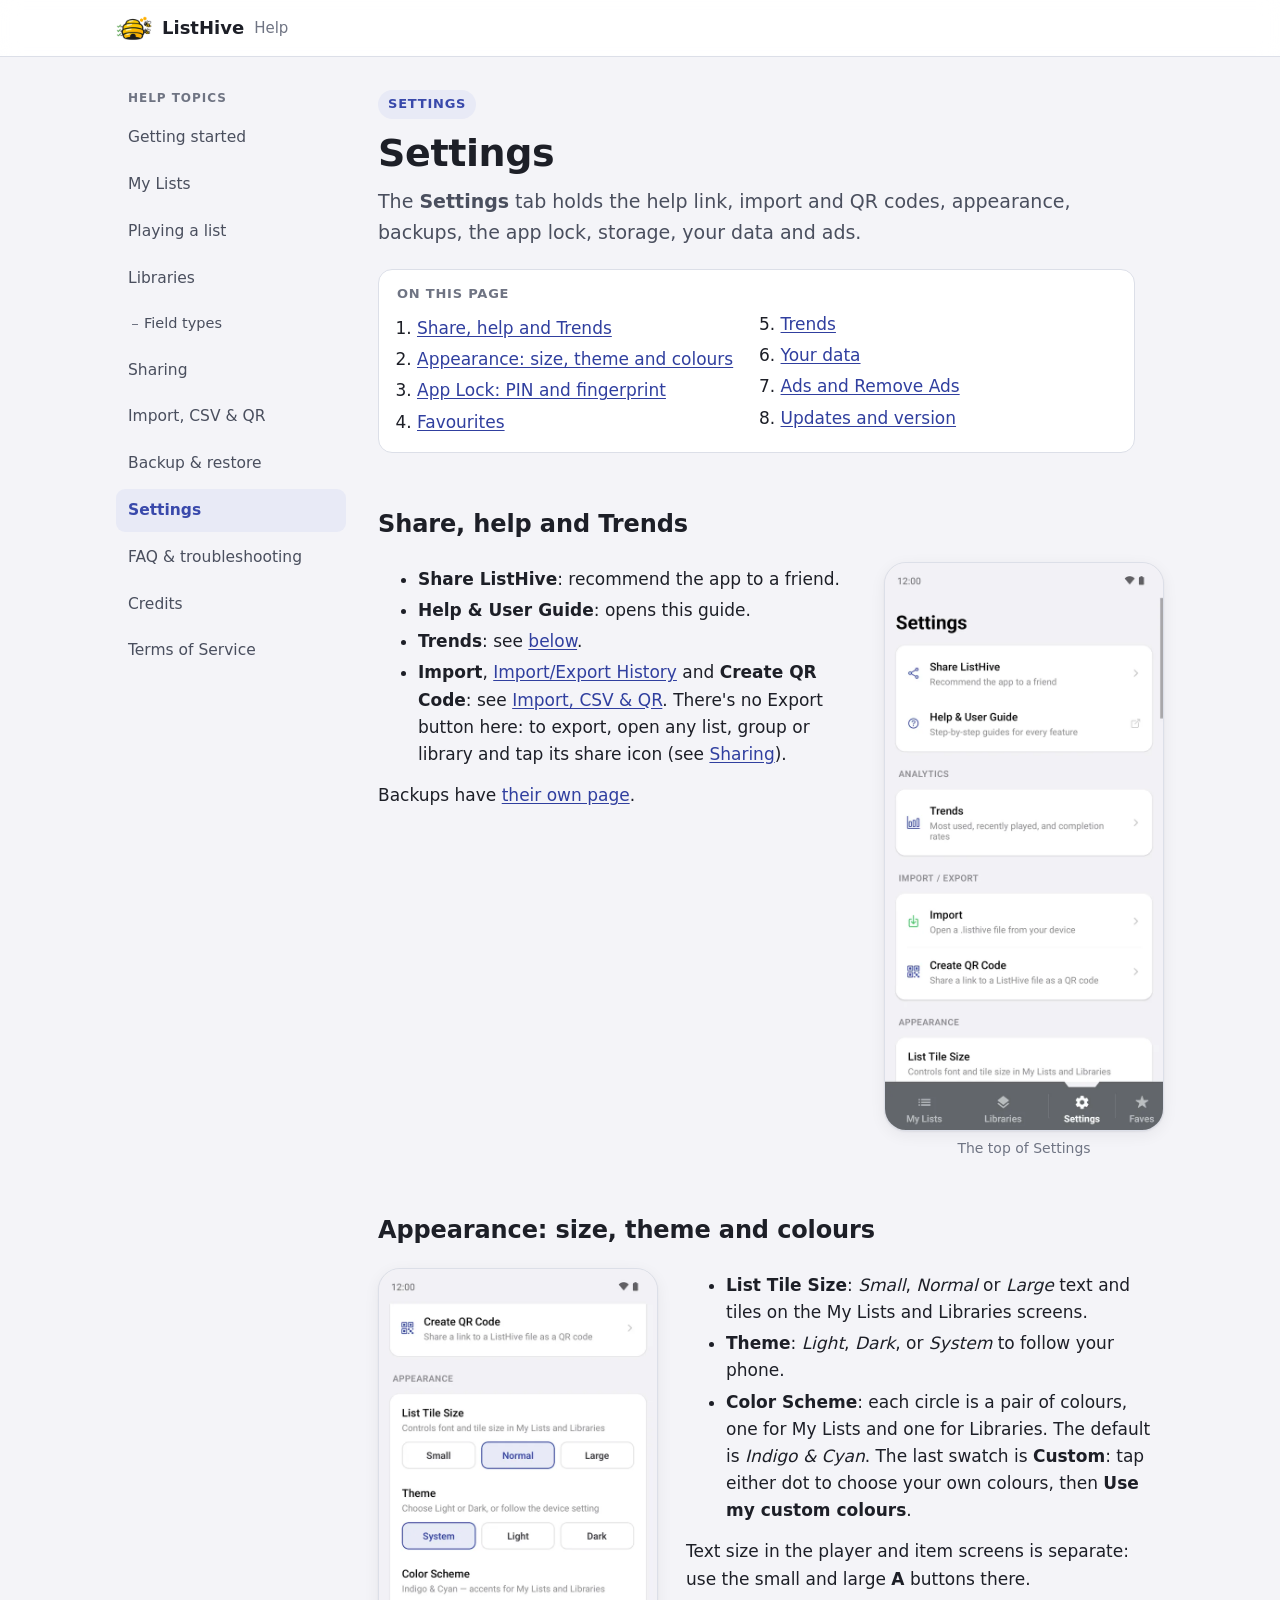
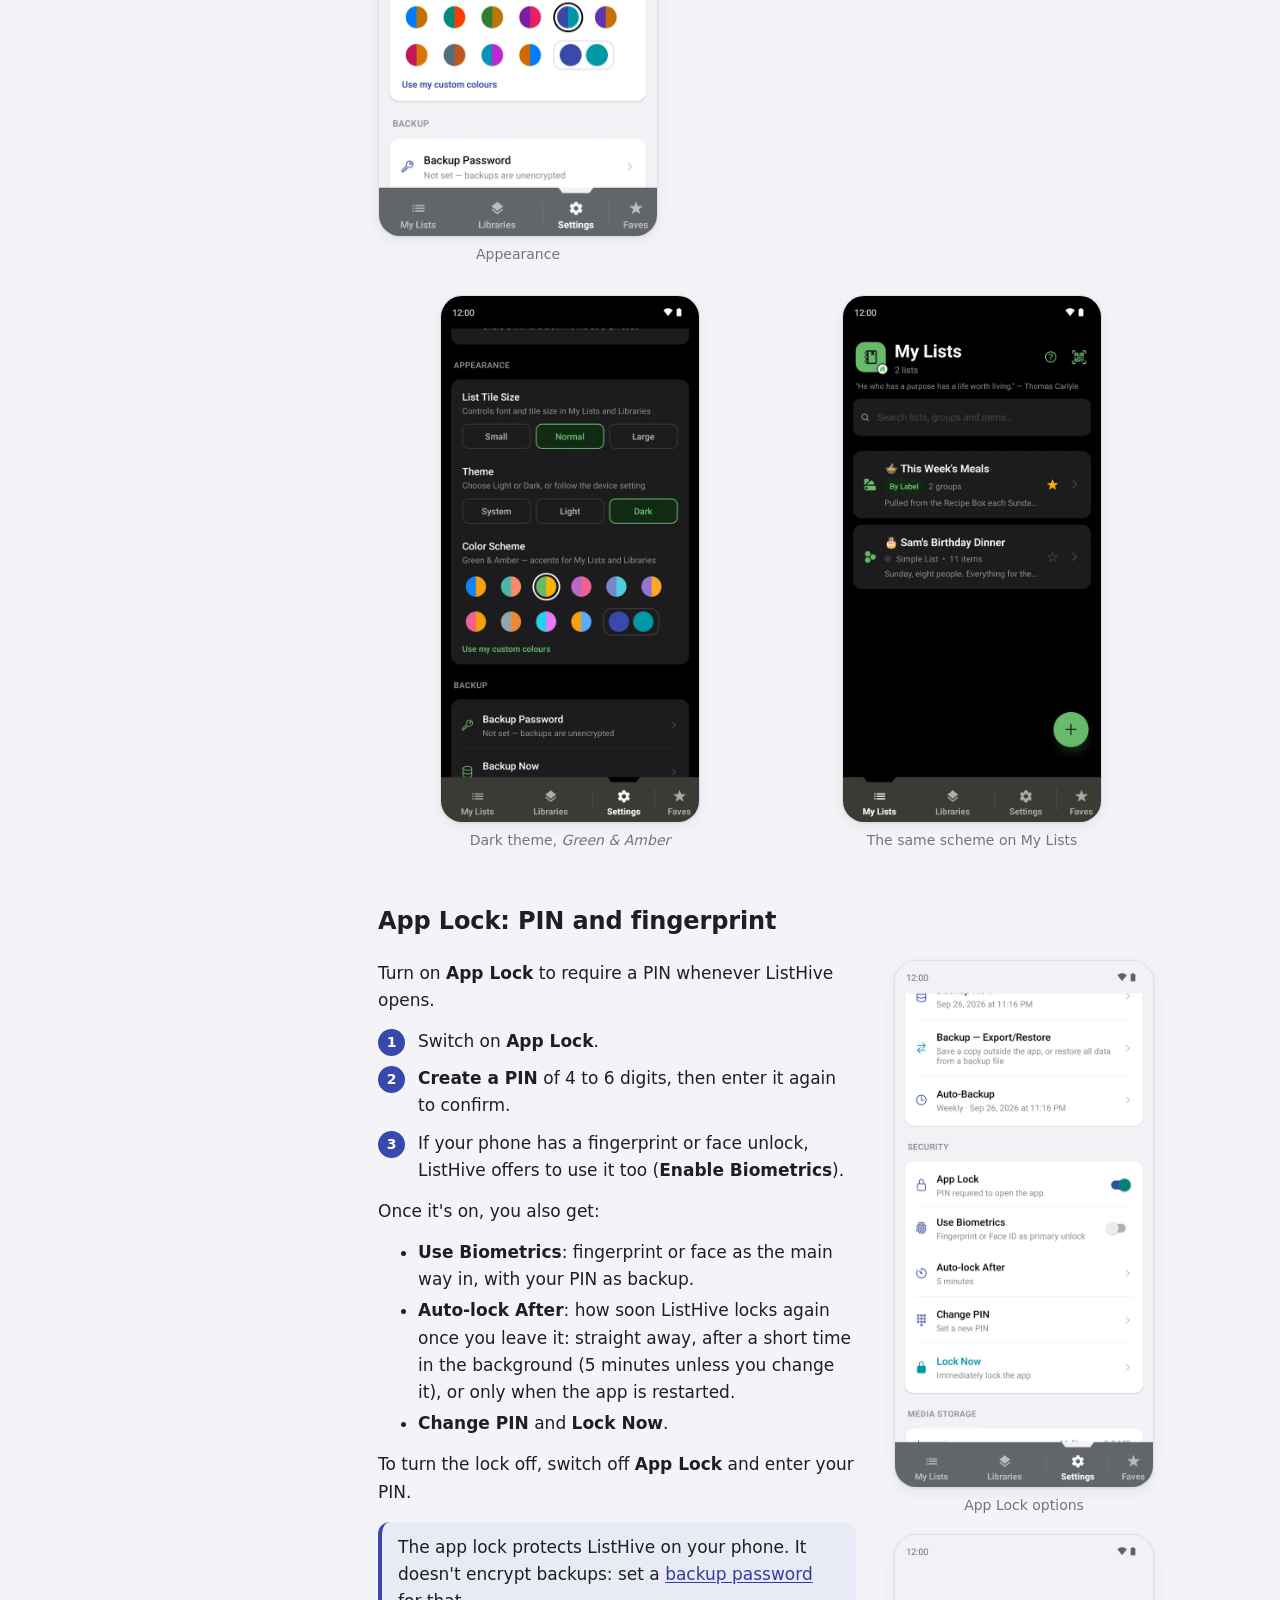
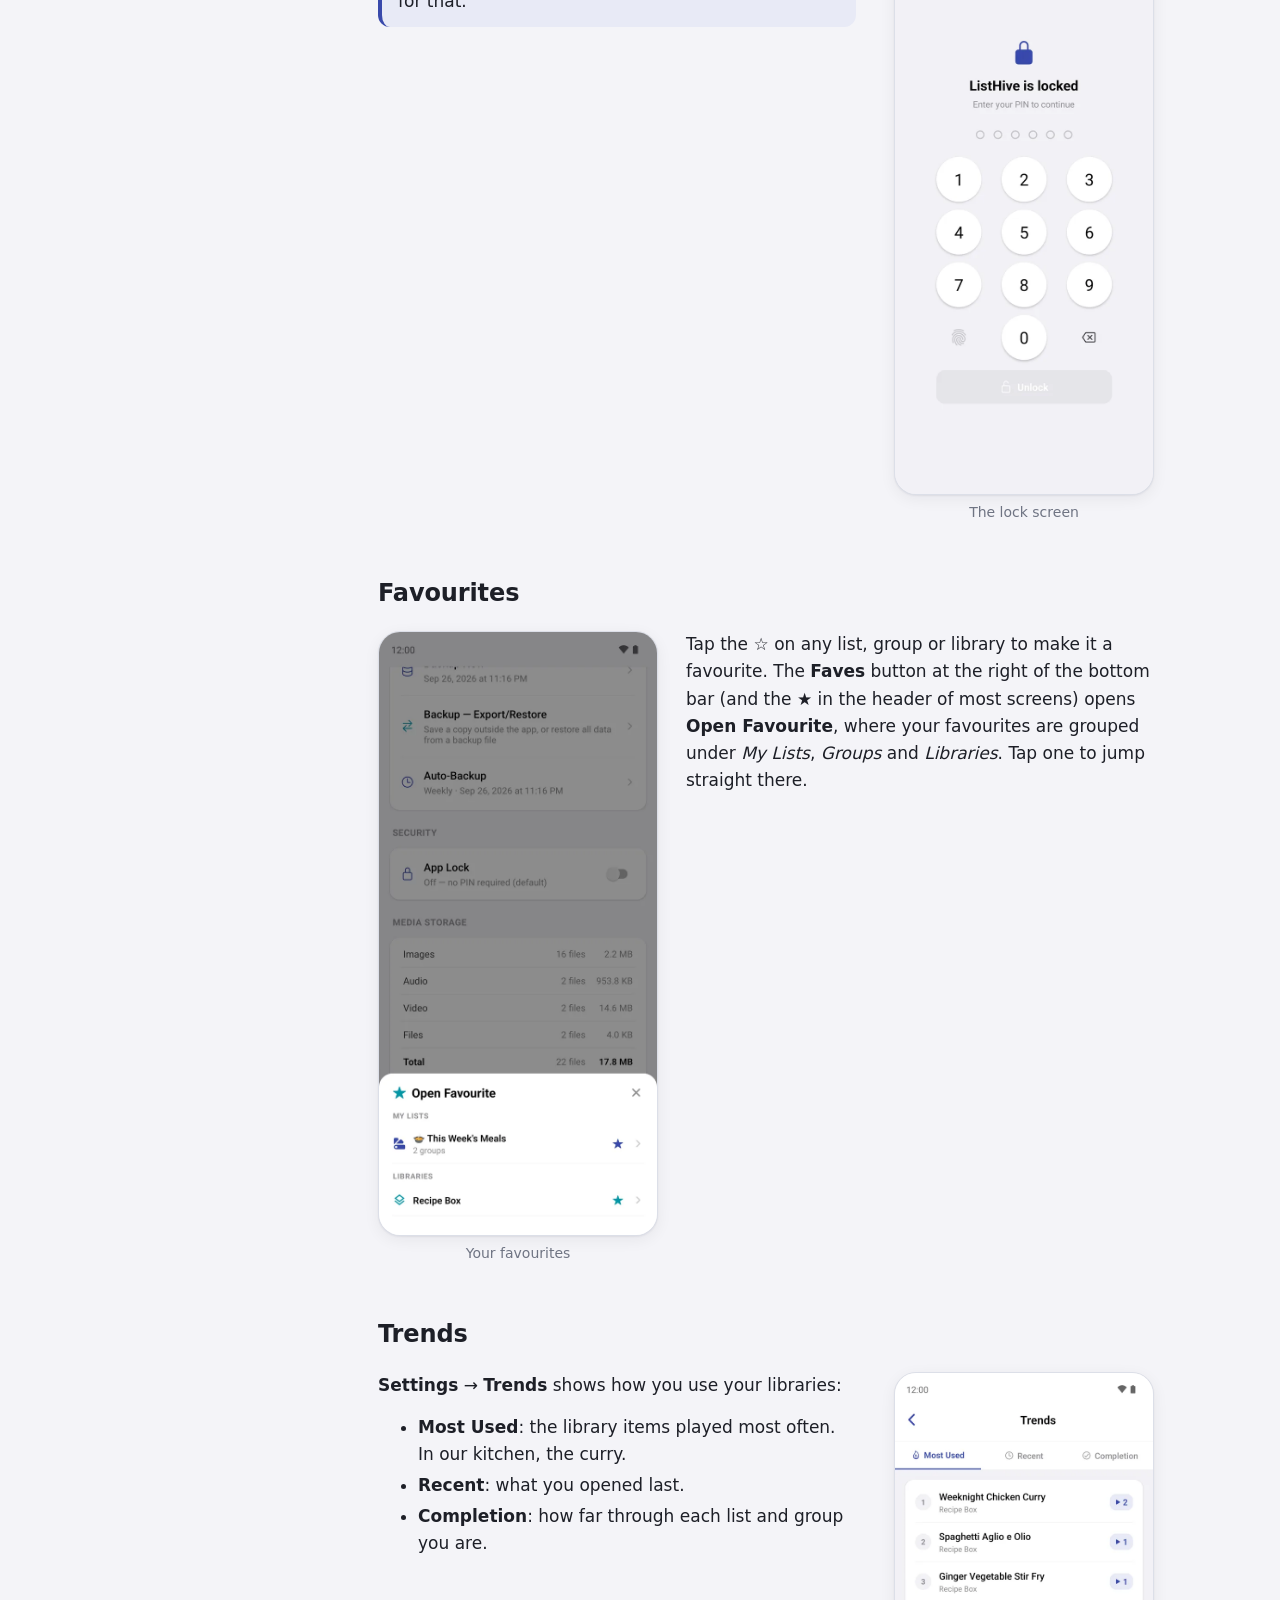
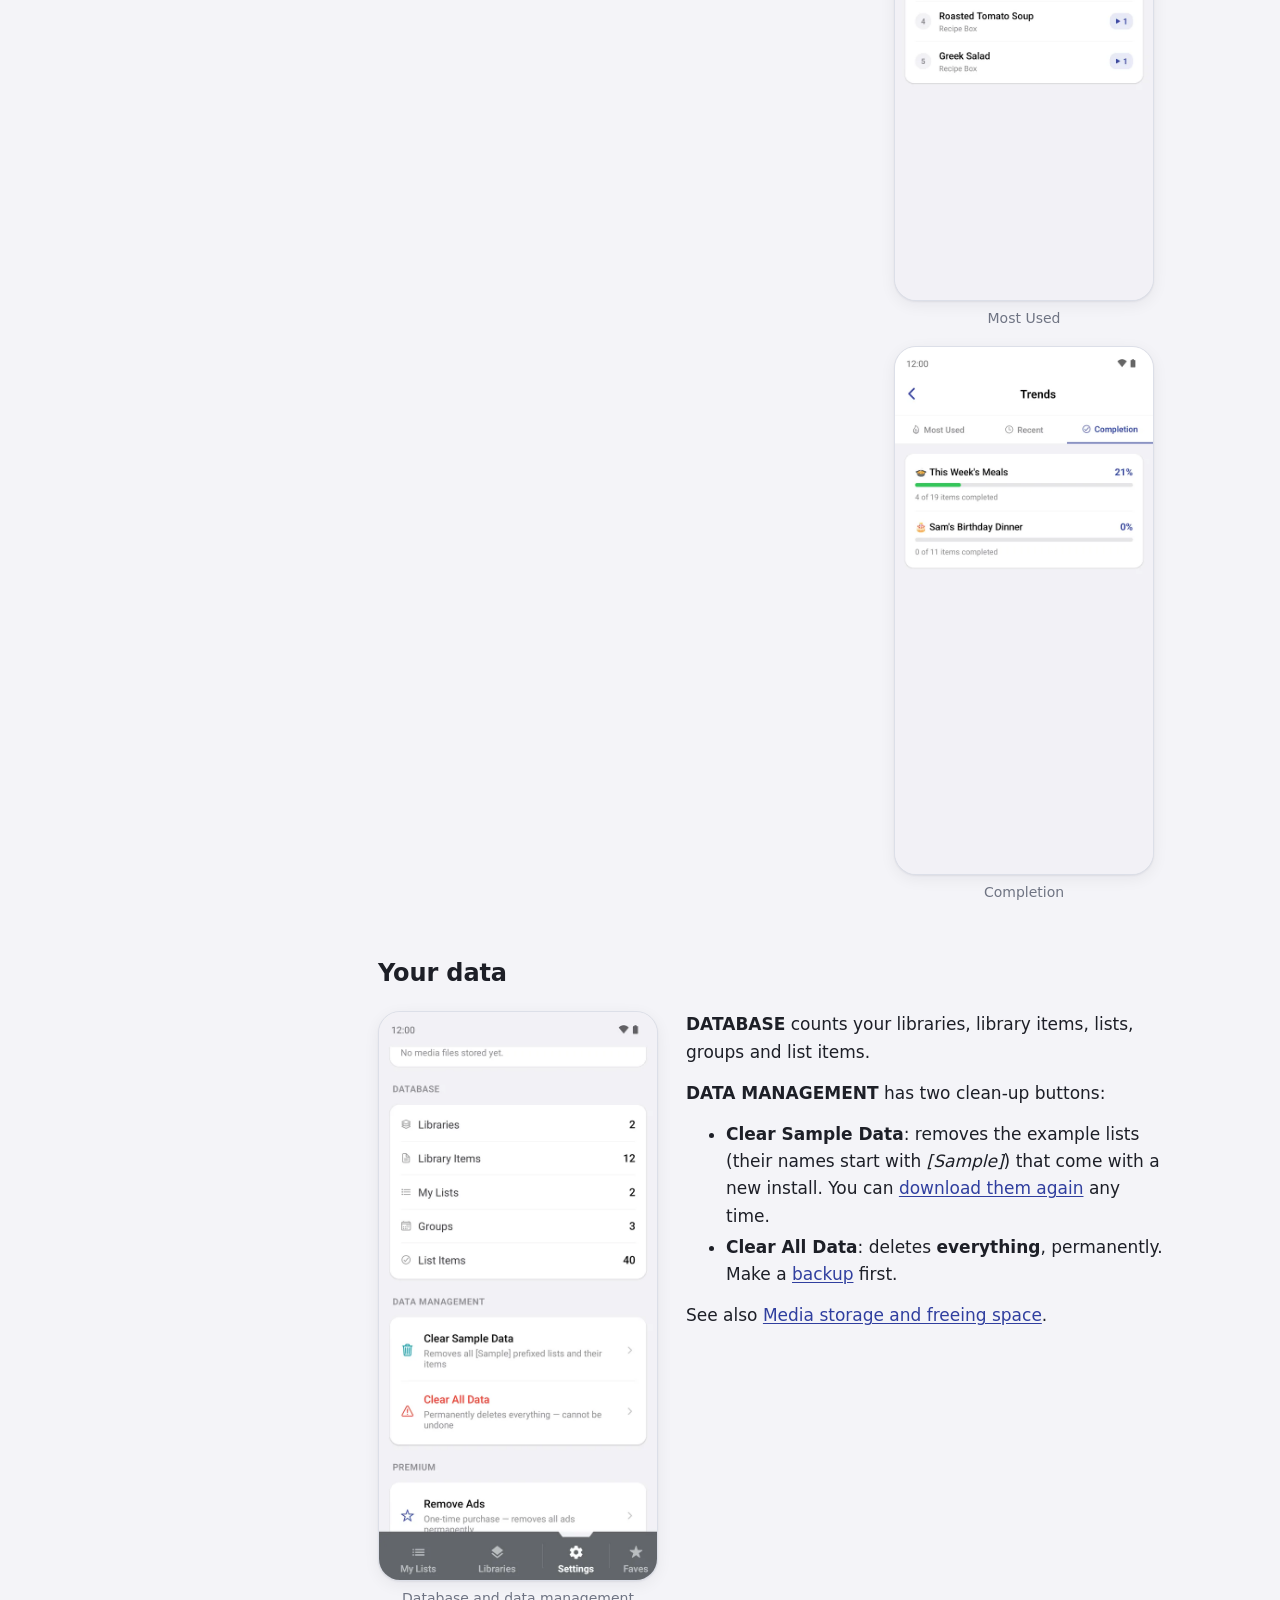
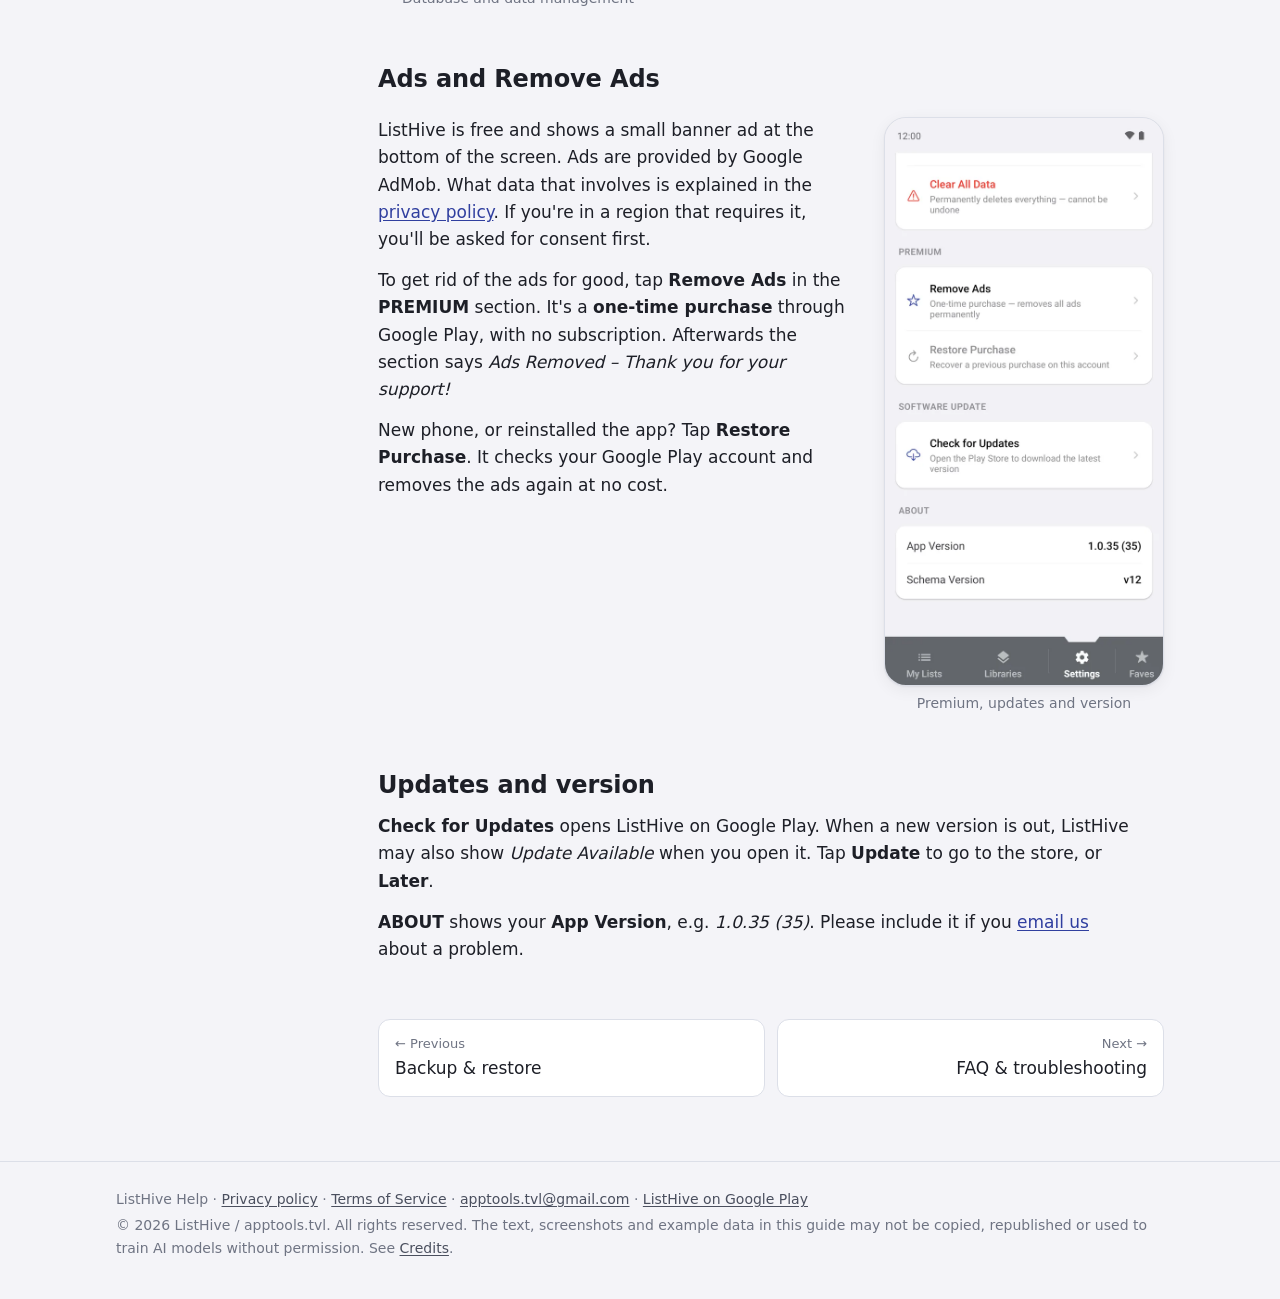
<file: listhive/help/settings.html>
<!doctype html>
<html lang="en">
<head>
<meta charset="utf-8">
<meta name="viewport" content="width=device-width, initial-scale=1">
<title>Settings · ListHive Help</title>
<meta name="description" content="Appearance, app lock, favourites, trends and removing ads.">
<meta name="color-scheme" content="light dark">
<meta name="robots" content="noai, noimageai">
<link rel="stylesheet" href="style.css">
<link rel="icon" href="img/favicon.png">
</head>
<body>
<header class="topbar">
  <div class="topbar-inner">
    <a class="brand" href="./"><img class="brand-mark" src="img/logo.png" alt="" width="36" height="36">ListHive <small>Help</small></a>
    <details class="menu">
      <summary>Menu</summary>
      <nav aria-label="Help topics"><ul class="nav-list"><li><a href="./">Getting started</a></li><li><a href="my-lists.html">My Lists</a></li><li><a href="playback.html">Playing a list</a></li><li><a href="libraries.html">Libraries</a></li><li class="sub"><a href="field-types.html">Field types</a></li><li><a href="sharing.html">Sharing</a></li><li><a href="import-export.html">Import, CSV &amp; QR</a></li><li><a href="backup.html">Backup &amp; restore</a></li><li><a href="settings.html" aria-current="page">Settings</a></li><li><a href="faq.html">FAQ &amp; troubleshooting</a></li><li><a href="credits.html">Credits</a></li><li><a href="terms.html">Terms of Service</a></li></ul></nav>
    </details>
  </div>
</header>
<div class="layout">
  <aside class="sidebar">
    <p class="sidebar-title">Help topics</p>
    <nav aria-label="Help topics"><ul class="nav-list"><li><a href="./">Getting started</a></li><li><a href="my-lists.html">My Lists</a></li><li><a href="playback.html">Playing a list</a></li><li><a href="libraries.html">Libraries</a></li><li class="sub"><a href="field-types.html">Field types</a></li><li><a href="sharing.html">Sharing</a></li><li><a href="import-export.html">Import, CSV &amp; QR</a></li><li><a href="backup.html">Backup &amp; restore</a></li><li><a href="settings.html" aria-current="page">Settings</a></li><li><a href="faq.html">FAQ &amp; troubleshooting</a></li><li><a href="credits.html">Credits</a></li><li><a href="terms.html">Terms of Service</a></li></ul></nav>
  </aside>
  <main>
<span class="eyebrow">Settings</span>
<h1>Settings</h1>
<p class="lede">The <span class="ui">Settings</span> tab holds the help link, import and QR codes, appearance, backups, the app lock, storage, your data and ads.</p>

<div class="toc">
  <strong>On this page</strong>
  <ol>
    <li><a href="#top">Share, help and Trends</a></li>
    <li><a href="#appearance">Appearance: size, theme and colours</a></li>
    <li><a href="#lock">App Lock: PIN and fingerprint</a></li>
    <li><a href="#favourites">Favourites</a></li>
    <li><a href="#trends">Trends</a></li>
    <li><a href="#data">Your data</a></li>
    <li><a href="#ads">Ads and Remove Ads</a></li>
    <li><a href="#updates">Updates and version</a></li>
  </ol>
</div>

<h2 id="top">Share, help and Trends</h2>
<div class="step">
  <div class="prose">
    <ul>
      <li><span class="ui">Share ListHive</span>: recommend the app to a friend.</li>
      <li><span class="ui">Help &amp; User Guide</span>: opens this guide.</li>
      <li><span class="ui">Trends</span>: see <a href="#trends">below</a>.</li>
      <li><span class="ui">Import</span>, <a href="import-export.html#import-history">Import/Export History</a> and <span class="ui">Create QR Code</span>: see <a href="import-export.html">Import, CSV &amp; QR</a>. There's no Export button here: to export, open any list, group or library and tap its share icon (see <a href="sharing.html">Sharing</a>).</li>
    </ul>
    <p>Backups have <a href="backup.html">their own page</a>.</p>
  </div>
  <figure class="shot"><img src="img/settings-01-top.webp" alt="Top of Settings: Share ListHive, Help and User Guide, Trends, Import, Create QR Code" width="600" height="1224" loading="lazy"><figcaption>The top of Settings</figcaption></figure>
</div>

<h2 id="appearance">Appearance: size, theme and colours</h2>
<div class="step flip">
  <div class="prose">
    <ul>
      <li><span class="ui">List Tile Size</span>: <em>Small</em>, <em>Normal</em> or <em>Large</em> text and tiles on the My Lists and Libraries screens.</li>
      <li><span class="ui">Theme</span>: <em>Light</em>, <em>Dark</em>, or <em>System</em> to follow your phone.</li>
      <li><span class="ui">Color Scheme</span>: each circle is a pair of colours, one for My Lists and one for Libraries. The default is <em>Indigo &amp; Cyan</em>. The last swatch is <strong>Custom</strong>: tap either dot to choose your own colours, then <span class="ui">Use my custom colours</span>.</li>
    </ul>
    <p>Text size in the player and item screens is separate: use the small and large <span class="ui">A</span> buttons there.</p>
  </div>
  <figure class="shot"><img src="img/settings-02-appearance.webp" alt="Appearance settings: List Tile Size, Theme and Color Scheme" width="600" height="1224" loading="lazy"><figcaption>Appearance</figcaption></figure>
</div>
<div class="shots">
  <figure class="shot"><img src="img/settings-03-dark-scheme.webp" alt="Dark theme with the Green and Amber colour scheme" width="600" height="1224" loading="lazy"><figcaption>Dark theme, <em>Green &amp; Amber</em></figcaption></figure>
  <figure class="shot"><img src="img/settings-04-dark-mylists.webp" alt="My Lists in the dark Green and Amber theme" width="600" height="1224" loading="lazy"><figcaption>The same scheme on My Lists</figcaption></figure>
</div>

<h2 id="lock">App Lock: PIN and fingerprint</h2>
<div class="step">
  <div class="prose">
    <p>Turn on <span class="ui">App Lock</span> to require a PIN whenever ListHive opens.</p>
    <ol class="steps">
      <li>Switch on <span class="ui">App Lock</span>.</li>
      <li><span class="ui">Create a PIN</span> of 4 to 6 digits, then enter it again to confirm.</li>
      <li>If your phone has a fingerprint or face unlock, ListHive offers to use it too (<span class="ui">Enable Biometrics</span>).</li>
    </ol>
    <p>Once it's on, you also get:</p>
    <ul>
      <li><span class="ui">Use Biometrics</span>: fingerprint or face as the main way in, with your PIN as backup.</li>
      <li><span class="ui">Auto-lock After</span>: how soon ListHive locks again once you leave it: straight away, after a short time in the background (5 minutes unless you change it), or only when the app is restarted.</li>
      <li><span class="ui">Change PIN</span> and <span class="ui">Lock Now</span>.</li>
    </ul>
    <p>To turn the lock off, switch off <span class="ui">App Lock</span> and enter your PIN.</p>
    <div class="note"><p>The app lock protects ListHive on your phone. It doesn't encrypt backups: set a <a href="backup.html#password">backup password</a> for that.</p></div>
  </div>
  <div class="shots" style="margin:0">
    <figure class="shot"><img src="img/settings-06-security.webp" alt="Security settings with App Lock on, Use Biometrics, Auto-lock After, Change PIN, Lock Now" width="600" height="1224" loading="lazy"><figcaption>App Lock options</figcaption></figure>
    <figure class="shot"><img src="img/settings-07-locked.webp" alt="ListHive is locked: enter your PIN" width="600" height="1300" loading="lazy"><figcaption>The lock screen</figcaption></figure>
  </div>
</div>

<h2 id="favourites">Favourites</h2>
<div class="step flip">
  <div class="prose">
    <p>Tap the ☆ on any list, group or library to make it a favourite. The <span class="ui">Faves</span> button at the right of the bottom bar (and the ★ in the header of most screens) opens <span class="ui">Open Favourite</span>, where your favourites are grouped under <em>My Lists</em>, <em>Groups</em> and <em>Libraries</em>. Tap one to jump straight there.</p>
  </div>
  <figure class="shot"><img src="img/settings-10-faves.webp" alt="Open Favourite panel with This Week's Meals and Recipe Box" width="600" height="1300" loading="lazy"><figcaption>Your favourites</figcaption></figure>
</div>

<h2 id="trends">Trends</h2>
<div class="step">
  <div class="prose">
    <p><span class="ui">Settings</span> → <span class="ui">Trends</span> shows how you use your libraries:</p>
    <ul>
      <li><span class="ui">Most Used</span>: the library items played most often. In our kitchen, the curry.</li>
      <li><span class="ui">Recent</span>: what you opened last.</li>
      <li><span class="ui">Completion</span>: how far through each list and group you are.</li>
    </ul>
  </div>
  <div class="shots" style="margin:0">
    <figure class="shot"><img src="img/settings-11-trends.webp" alt="Trends Most Used: Weeknight Chicken Curry first" width="600" height="1224" loading="lazy"><figcaption>Most Used</figcaption></figure>
    <figure class="shot"><img src="img/settings-12-trends-completion.webp" alt="Trends Completion tab" width="600" height="1224" loading="lazy"><figcaption>Completion</figcaption></figure>
  </div>
</div>

<h2 id="data">Your data</h2>
<div class="step flip">
  <div class="prose">
    <p><span class="ui">DATABASE</span> counts your libraries, library items, lists, groups and list items.</p>
    <p><span class="ui">DATA MANAGEMENT</span> has two clean-up buttons:</p>
    <ul>
      <li><span class="ui">Clear Sample Data</span>: removes the example lists (their names start with <em>[Sample]</em>) that come with a new install. You can <a href="import-export.html#samples">download them again</a> any time.</li>
      <li><span class="ui">Clear All Data</span>: deletes <strong>everything</strong>, permanently. Make a <a href="backup.html">backup</a> first.</li>
    </ul>
    <p>See also <a href="backup.html#storage">Media storage and freeing space</a>.</p>
  </div>
  <figure class="shot"><img src="img/settings-08-data.webp" alt="Database counts and the Data Management buttons" width="600" height="1224" loading="lazy"><figcaption>Database and data management</figcaption></figure>
</div>

<h2 id="ads">Ads and Remove Ads</h2>
<div class="step">
  <div class="prose">
    <p>ListHive is free and shows a small banner ad at the bottom of the screen. Ads are provided by Google AdMob. What data that involves is explained in the <a href="https://sites.google.com/view/listhive-privacy/home">privacy policy</a>. If you're in a region that requires it, you'll be asked for consent first.</p>
    <p>To get rid of the ads for good, tap <span class="ui">Remove Ads</span> in the <span class="ui">PREMIUM</span> section. It's a <strong>one-time purchase</strong> through Google Play, with no subscription. Afterwards the section says <em>Ads Removed – Thank you for your support!</em></p>
    <p>New phone, or reinstalled the app? Tap <span class="ui">Restore Purchase</span>. It checks your Google Play account and removes the ads again at no cost.</p>
  </div>
  <figure class="shot"><img src="img/settings-09-premium-about.webp" alt="Premium section with Remove Ads and Restore Purchase, then Software Update and About" width="600" height="1224" loading="lazy"><figcaption>Premium, updates and version</figcaption></figure>
</div>

<h2 id="updates">Updates and version</h2>
<div class="prose">
  <p><span class="ui">Check for Updates</span> opens ListHive on Google Play. When a new version is out, ListHive may also show <em>Update Available</em> when you open it. Tap <span class="ui">Update</span> to go to the store, or <span class="ui">Later</span>.</p>
  <p><span class="ui">ABOUT</span> shows your <span class="ui">App Version</span>, e.g. <em>1.0.35 (35)</em>. Please include it if you <a href="mailto:apptools.tvl@gmail.com">email us</a> about a problem.</p>
</div>

<nav class="pager" aria-label="Previous and next page"><a class="prev" href="backup.html"><span>← Previous</span>Backup &amp; restore</a><a class="next" href="faq.html"><span>Next →</span>FAQ &amp; troubleshooting</a></nav>
  </main>
</div>
<footer>
  <div class="inner">
    <p>ListHive Help · <a href="https://sites.google.com/view/listhive-privacy/home">Privacy policy</a> · <a href="terms.html">Terms of Service</a> · <a href="mailto:apptools.tvl@gmail.com">apptools.tvl@gmail.com</a> · <a href="https://play.google.com/store/apps/details?id=com.apptoolstvl.ListHive">ListHive on Google Play</a></p>
    <p>© 2026 ListHive / apptools.tvl. All rights reserved. The text, screenshots and example data in this guide may not be copied, republished or used to train AI models without permission. See <a href="credits.html">Credits</a>.</p>
  </div>
</footer>
</body>
</html>
</file>
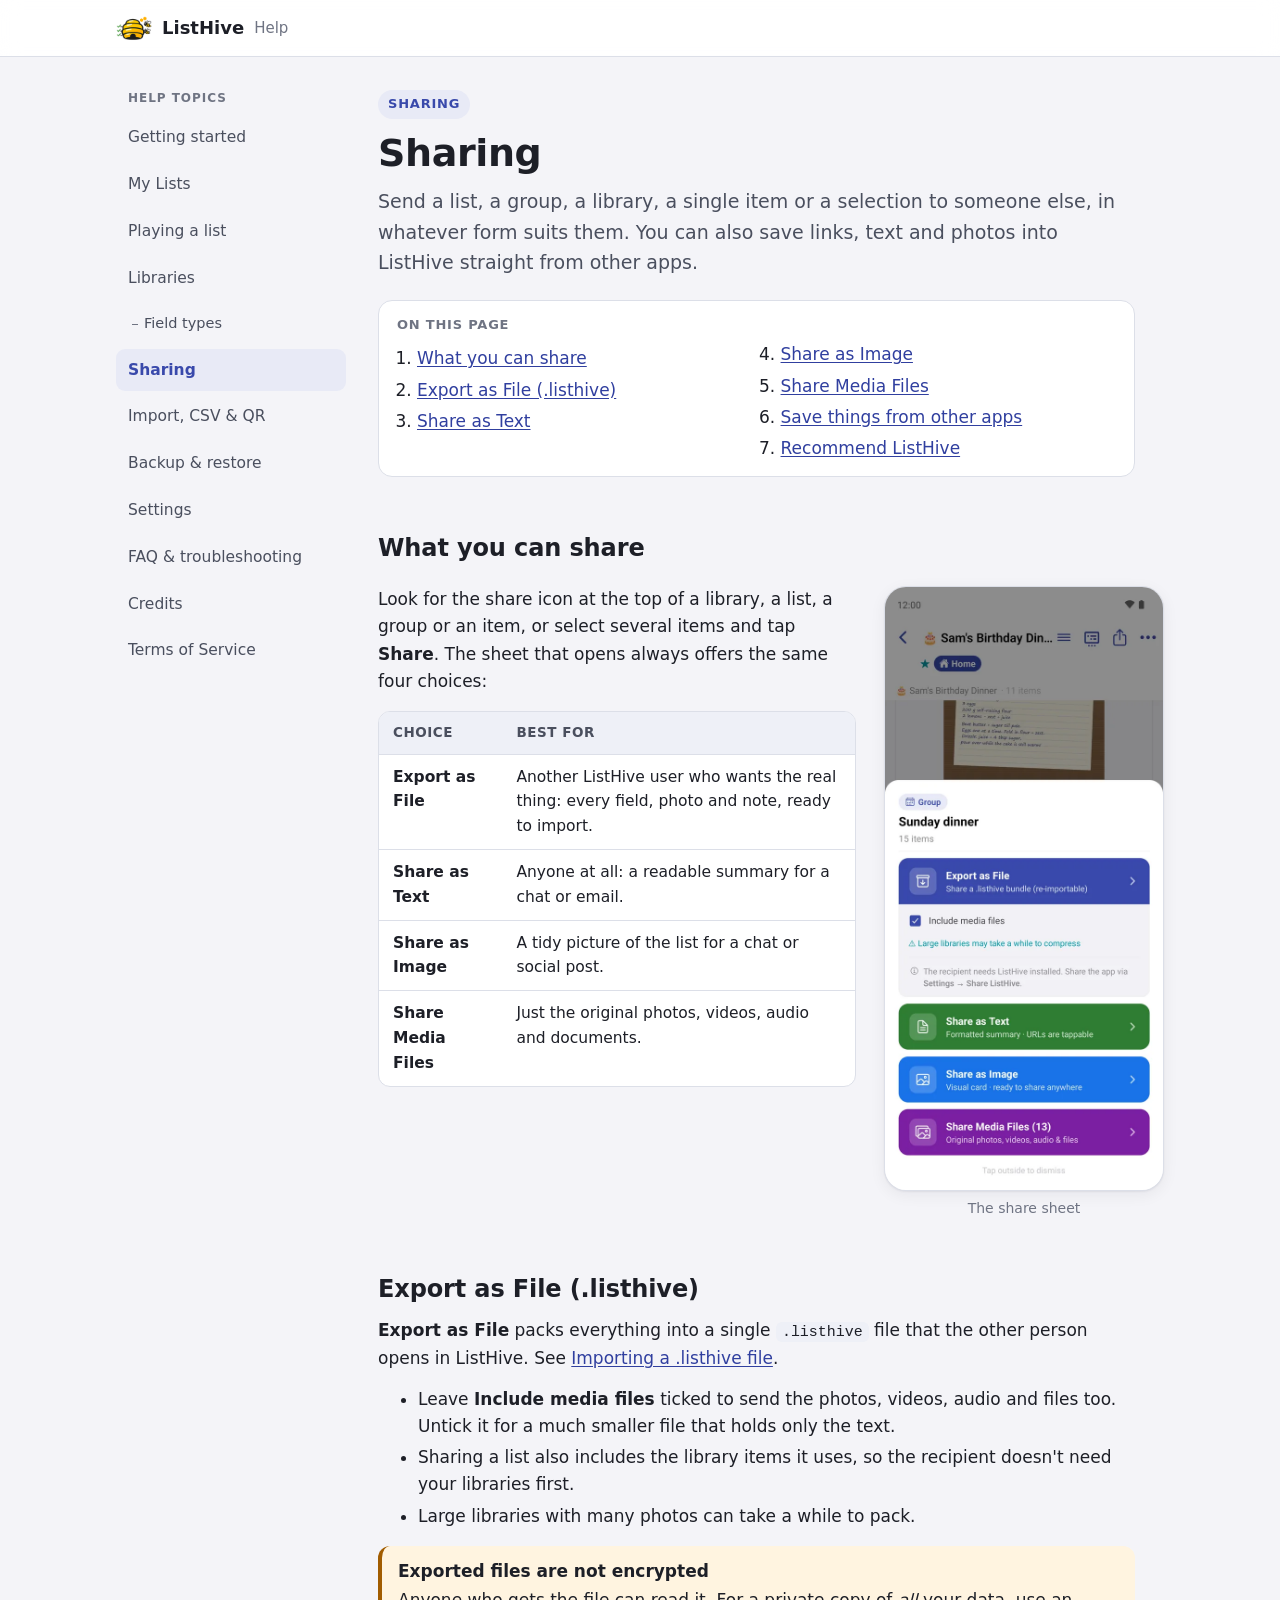
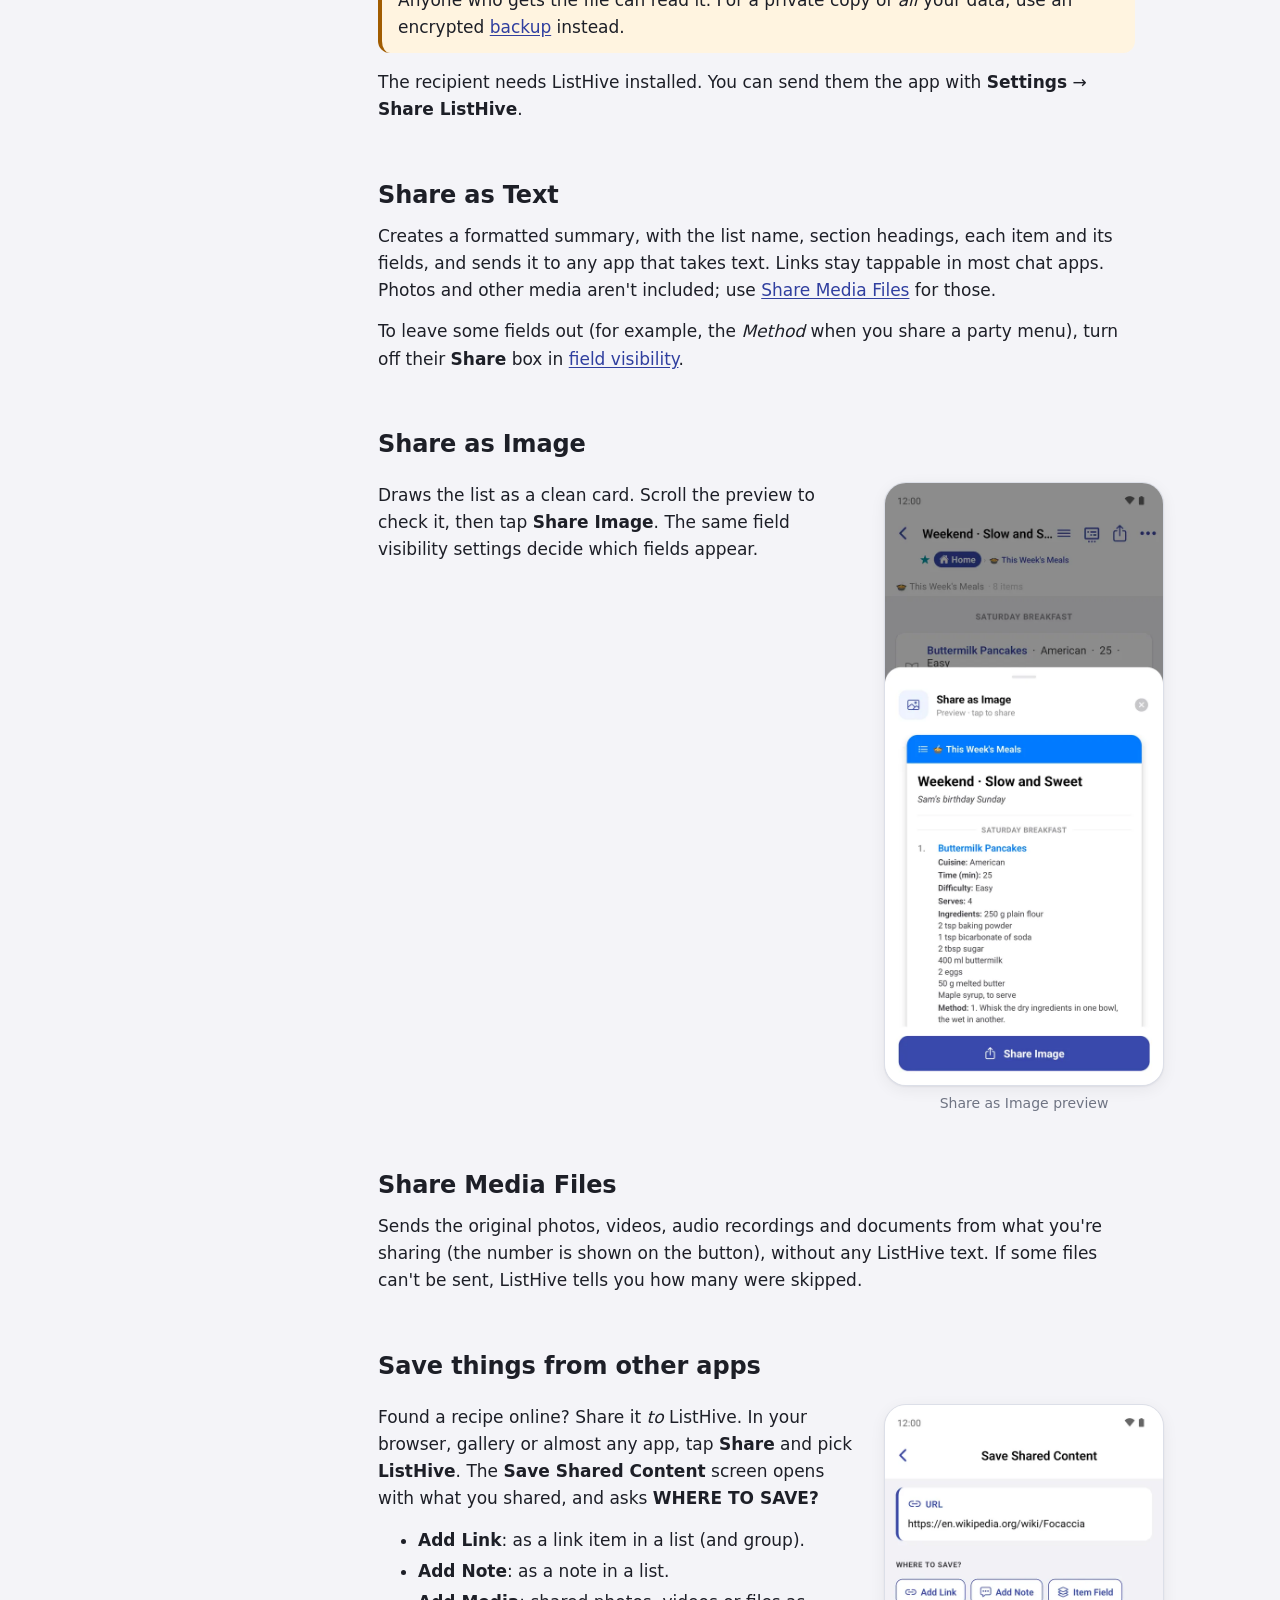
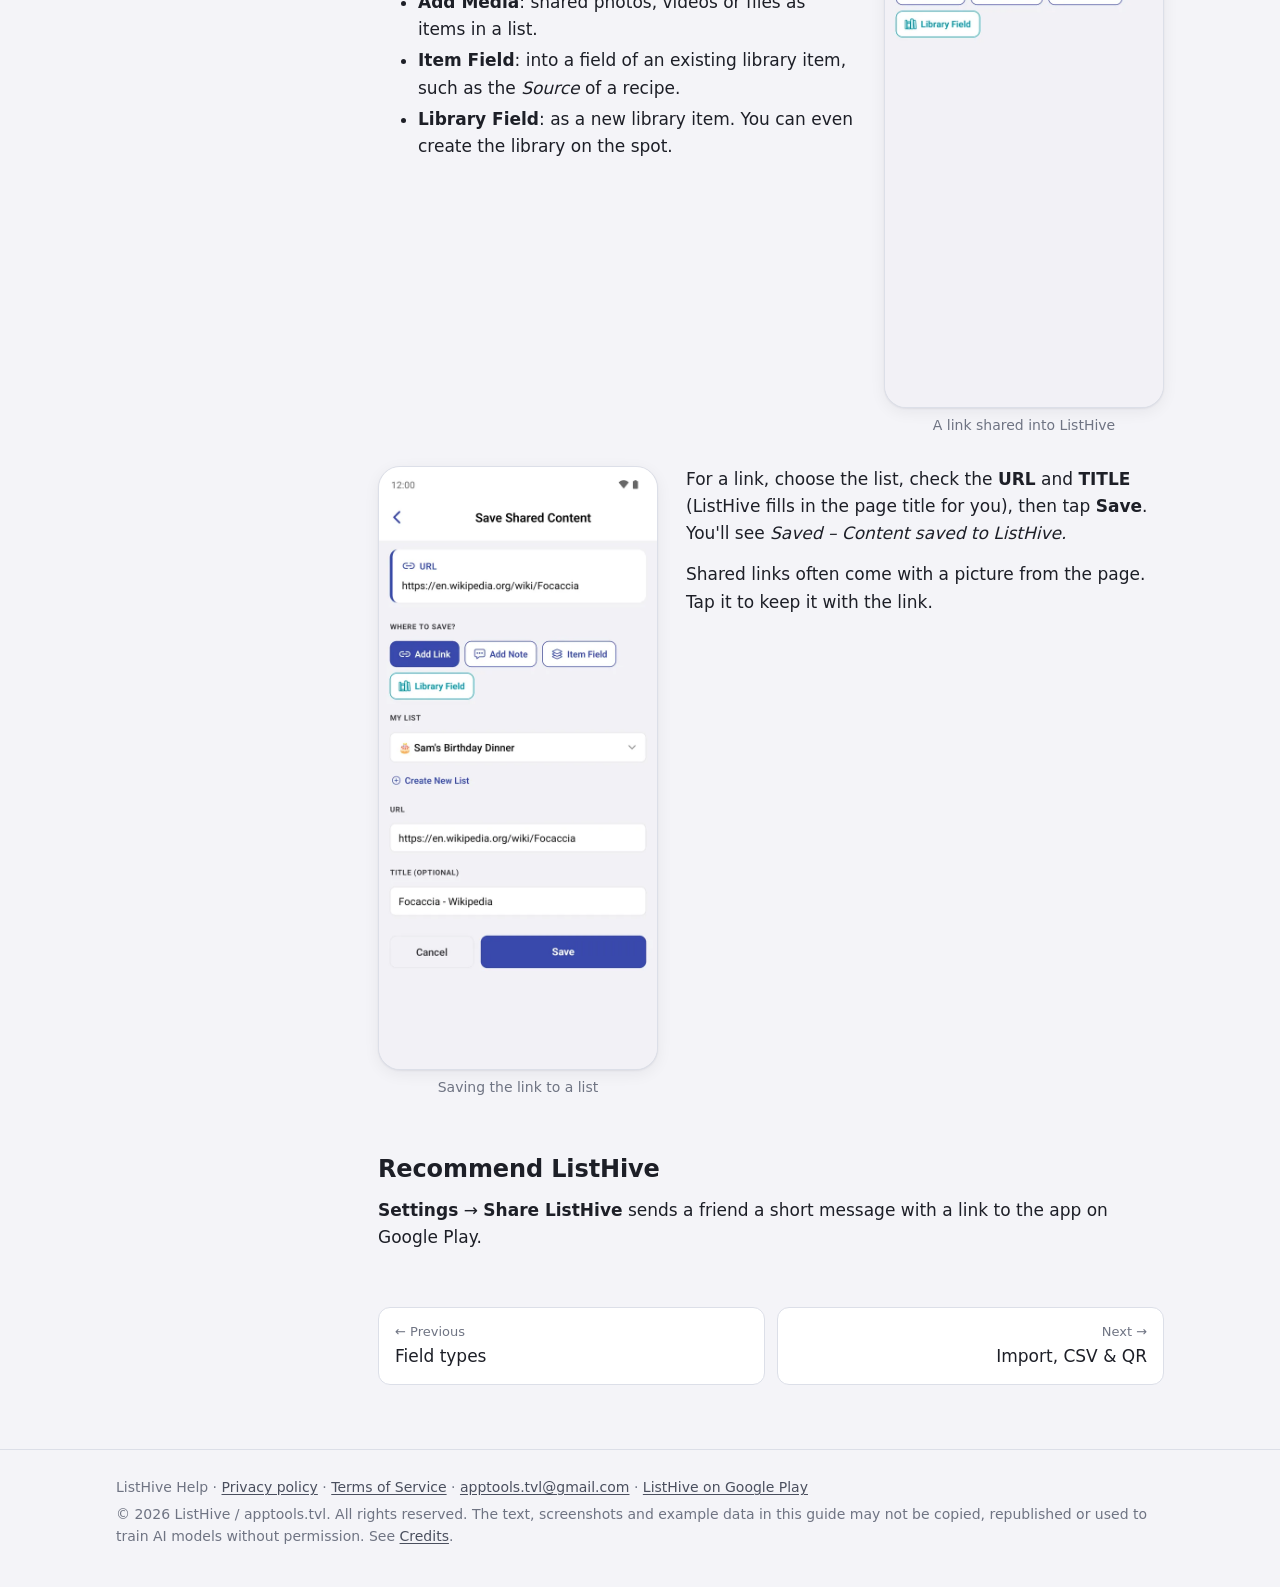
<file: listhive/help/sharing.html>
<!doctype html>
<html lang="en">
<head>
<meta charset="utf-8">
<meta name="viewport" content="width=device-width, initial-scale=1">
<title>Sharing · ListHive Help</title>
<meta name="description" content="Send lists and libraries to other people, and save content from other apps into ListHive.">
<meta name="color-scheme" content="light dark">
<meta name="robots" content="noai, noimageai">
<link rel="stylesheet" href="style.css">
<link rel="icon" href="img/favicon.png">
</head>
<body>
<header class="topbar">
  <div class="topbar-inner">
    <a class="brand" href="./"><img class="brand-mark" src="img/logo.png" alt="" width="36" height="36">ListHive <small>Help</small></a>
    <details class="menu">
      <summary>Menu</summary>
      <nav aria-label="Help topics"><ul class="nav-list"><li><a href="./">Getting started</a></li><li><a href="my-lists.html">My Lists</a></li><li><a href="playback.html">Playing a list</a></li><li><a href="libraries.html">Libraries</a></li><li class="sub"><a href="field-types.html">Field types</a></li><li><a href="sharing.html" aria-current="page">Sharing</a></li><li><a href="import-export.html">Import, CSV &amp; QR</a></li><li><a href="backup.html">Backup &amp; restore</a></li><li><a href="settings.html">Settings</a></li><li><a href="faq.html">FAQ &amp; troubleshooting</a></li><li><a href="credits.html">Credits</a></li><li><a href="terms.html">Terms of Service</a></li></ul></nav>
    </details>
  </div>
</header>
<div class="layout">
  <aside class="sidebar">
    <p class="sidebar-title">Help topics</p>
    <nav aria-label="Help topics"><ul class="nav-list"><li><a href="./">Getting started</a></li><li><a href="my-lists.html">My Lists</a></li><li><a href="playback.html">Playing a list</a></li><li><a href="libraries.html">Libraries</a></li><li class="sub"><a href="field-types.html">Field types</a></li><li><a href="sharing.html" aria-current="page">Sharing</a></li><li><a href="import-export.html">Import, CSV &amp; QR</a></li><li><a href="backup.html">Backup &amp; restore</a></li><li><a href="settings.html">Settings</a></li><li><a href="faq.html">FAQ &amp; troubleshooting</a></li><li><a href="credits.html">Credits</a></li><li><a href="terms.html">Terms of Service</a></li></ul></nav>
  </aside>
  <main>
<span class="eyebrow">Sharing</span>
<h1>Sharing</h1>
<p class="lede">Send a list, a group, a library, a single item or a selection to someone else, in whatever form suits them. You can also save links, text and photos into ListHive straight from other apps.</p>

<div class="toc">
  <strong>On this page</strong>
  <ol>
    <li><a href="#what">What you can share</a></li>
    <li><a href="#export-file">Export as File (.listhive)</a></li>
    <li><a href="#text">Share as Text</a></li>
    <li><a href="#image">Share as Image</a></li>
    <li><a href="#media">Share Media Files</a></li>
    <li><a href="#share-in">Save things from other apps</a></li>
    <li><a href="#share-app">Recommend ListHive</a></li>
  </ol>
</div>

<h2 id="what">What you can share</h2>
<div class="step">
  <div class="prose">
    <p>Look for the share icon at the top of a library, a list, a group or an item, or select several items and tap <span class="ui">Share</span>. The sheet that opens always offers the same four choices:</p>
    <div class="table-wrap">
      <table>
        <thead><tr><th>Choice</th><th>Best for</th></tr></thead>
        <tbody>
          <tr><td><span class="ui">Export as File</span></td><td>Another ListHive user who wants the real thing: every field, photo and note, ready to import.</td></tr>
          <tr><td><span class="ui">Share as Text</span></td><td>Anyone at all: a readable summary for a chat or email.</td></tr>
          <tr><td><span class="ui">Share as Image</span></td><td>A tidy picture of the list for a chat or social post.</td></tr>
          <tr><td><span class="ui">Share Media Files</span></td><td>Just the original photos, videos, audio and documents.</td></tr>
        </tbody>
      </table>
    </div>
  </div>
  <figure class="shot"><img src="img/share-01-export-sheet.webp" alt="Share sheet for the Sunday dinner group with the four choices" width="600" height="1300" loading="lazy"><figcaption>The share sheet</figcaption></figure>
</div>

<h2 id="export-file">Export as File (.listhive)</h2>
<div class="prose">
  <p><span class="ui">Export as File</span> packs everything into a single <code>.listhive</code> file that the other person opens in ListHive. See <a href="import-export.html#import-file">Importing a .listhive file</a>.</p>
  <ul>
    <li>Leave <span class="ui">Include media files</span> ticked to send the photos, videos, audio and files too. Untick it for a much smaller file that holds only the text.</li>
    <li>Sharing a list also includes the library items it uses, so the recipient doesn't need your libraries first.</li>
    <li>Large libraries with many photos can take a while to pack.</li>
  </ul>
  <div class="warn"><span class="callout-title">Exported files are not encrypted</span><p>Anyone who gets the file can read it. For a private copy of <em>all</em> your data, use an encrypted <a href="backup.html">backup</a> instead.</p></div>
  <p>The recipient needs ListHive installed. You can send them the app with <span class="ui">Settings</span> → <span class="ui">Share ListHive</span>.</p>
</div>

<h2 id="text">Share as Text</h2>
<div class="prose">
  <p>Creates a formatted summary, with the list name, section headings, each item and its fields, and sends it to any app that takes text. Links stay tappable in most chat apps. Photos and other media aren't included; use <a href="#media">Share Media Files</a> for those.</p>
  <p>To leave some fields out (for example, the <em>Method</em> when you share a party menu), turn off their <strong>Share</strong> box in <a href="my-lists.html#visibility">field visibility</a>.</p>
</div>

<h2 id="image">Share as Image</h2>
<div class="step">
  <div class="prose">
    <p>Draws the list as a clean card. Scroll the preview to check it, then tap <span class="ui">Share Image</span>. The same field visibility settings decide which fields appear.</p>
  </div>
  <figure class="shot"><img src="img/share-02-share-image.webp" alt="Share as Image preview of the Weekend group" width="600" height="1300" loading="lazy"><figcaption>Share as Image preview</figcaption></figure>
</div>

<h2 id="media">Share Media Files</h2>
<div class="prose">
  <p>Sends the original photos, videos, audio recordings and documents from what you're sharing (the number is shown on the button), without any ListHive text. If some files can't be sent, ListHive tells you how many were skipped.</p>
</div>

<h2 id="share-in">Save things from other apps</h2>
<div class="step">
  <div class="prose">
    <p>Found a recipe online? Share it <em>to</em> ListHive. In your browser, gallery or almost any app, tap <strong>Share</strong> and pick <strong>ListHive</strong>. The <span class="ui">Save Shared Content</span> screen opens with what you shared, and asks <span class="ui">WHERE TO SAVE?</span></p>
    <ul>
      <li><span class="ui">Add Link</span>: as a link item in a list (and group).</li>
      <li><span class="ui">Add Note</span>: as a note in a list.</li>
      <li><span class="ui">Add Media</span>: shared photos, videos or files as items in a list.</li>
      <li><span class="ui">Item Field</span>: into a field of an existing library item, such as the <em>Source</em> of a recipe.</li>
      <li><span class="ui">Library Field</span>: as a new library item. You can even create the library on the spot.</li>
    </ul>
  </div>
  <figure class="shot"><img src="img/share-03-receiver.webp" alt="Save Shared Content with a Wikipedia link and the five save options" width="600" height="1300" loading="lazy"><figcaption>A link shared into ListHive</figcaption></figure>
</div>

<div class="step flip">
  <div class="prose">
    <p>For a link, choose the list, check the <span class="ui">URL</span> and <span class="ui">TITLE</span> (ListHive fills in the page title for you), then tap <span class="ui">Save</span>. You'll see <em>Saved – Content saved to ListHive.</em></p>
    <p>Shared links often come with a picture from the page. Tap it to keep it with the link.</p>
  </div>
  <figure class="shot"><img src="img/share-04-receiver-link.webp" alt="Saving a Focaccia link to Sam's Birthday Dinner" width="600" height="1300" loading="lazy"><figcaption>Saving the link to a list</figcaption></figure>
</div>

<h2 id="share-app">Recommend ListHive</h2>
<p class="prose"><span class="ui">Settings</span> → <span class="ui">Share ListHive</span> sends a friend a short message with a link to the app on Google Play.</p>

<nav class="pager" aria-label="Previous and next page"><a class="prev" href="field-types.html"><span>← Previous</span>Field types</a><a class="next" href="import-export.html"><span>Next →</span>Import, CSV &amp; QR</a></nav>
  </main>
</div>
<footer>
  <div class="inner">
    <p>ListHive Help · <a href="https://sites.google.com/view/listhive-privacy/home">Privacy policy</a> · <a href="terms.html">Terms of Service</a> · <a href="mailto:apptools.tvl@gmail.com">apptools.tvl@gmail.com</a> · <a href="https://play.google.com/store/apps/details?id=com.apptoolstvl.ListHive">ListHive on Google Play</a></p>
    <p>© 2026 ListHive / apptools.tvl. All rights reserved. The text, screenshots and example data in this guide may not be copied, republished or used to train AI models without permission. See <a href="credits.html">Credits</a>.</p>
  </div>
</footer>
</body>
</html>
</file>
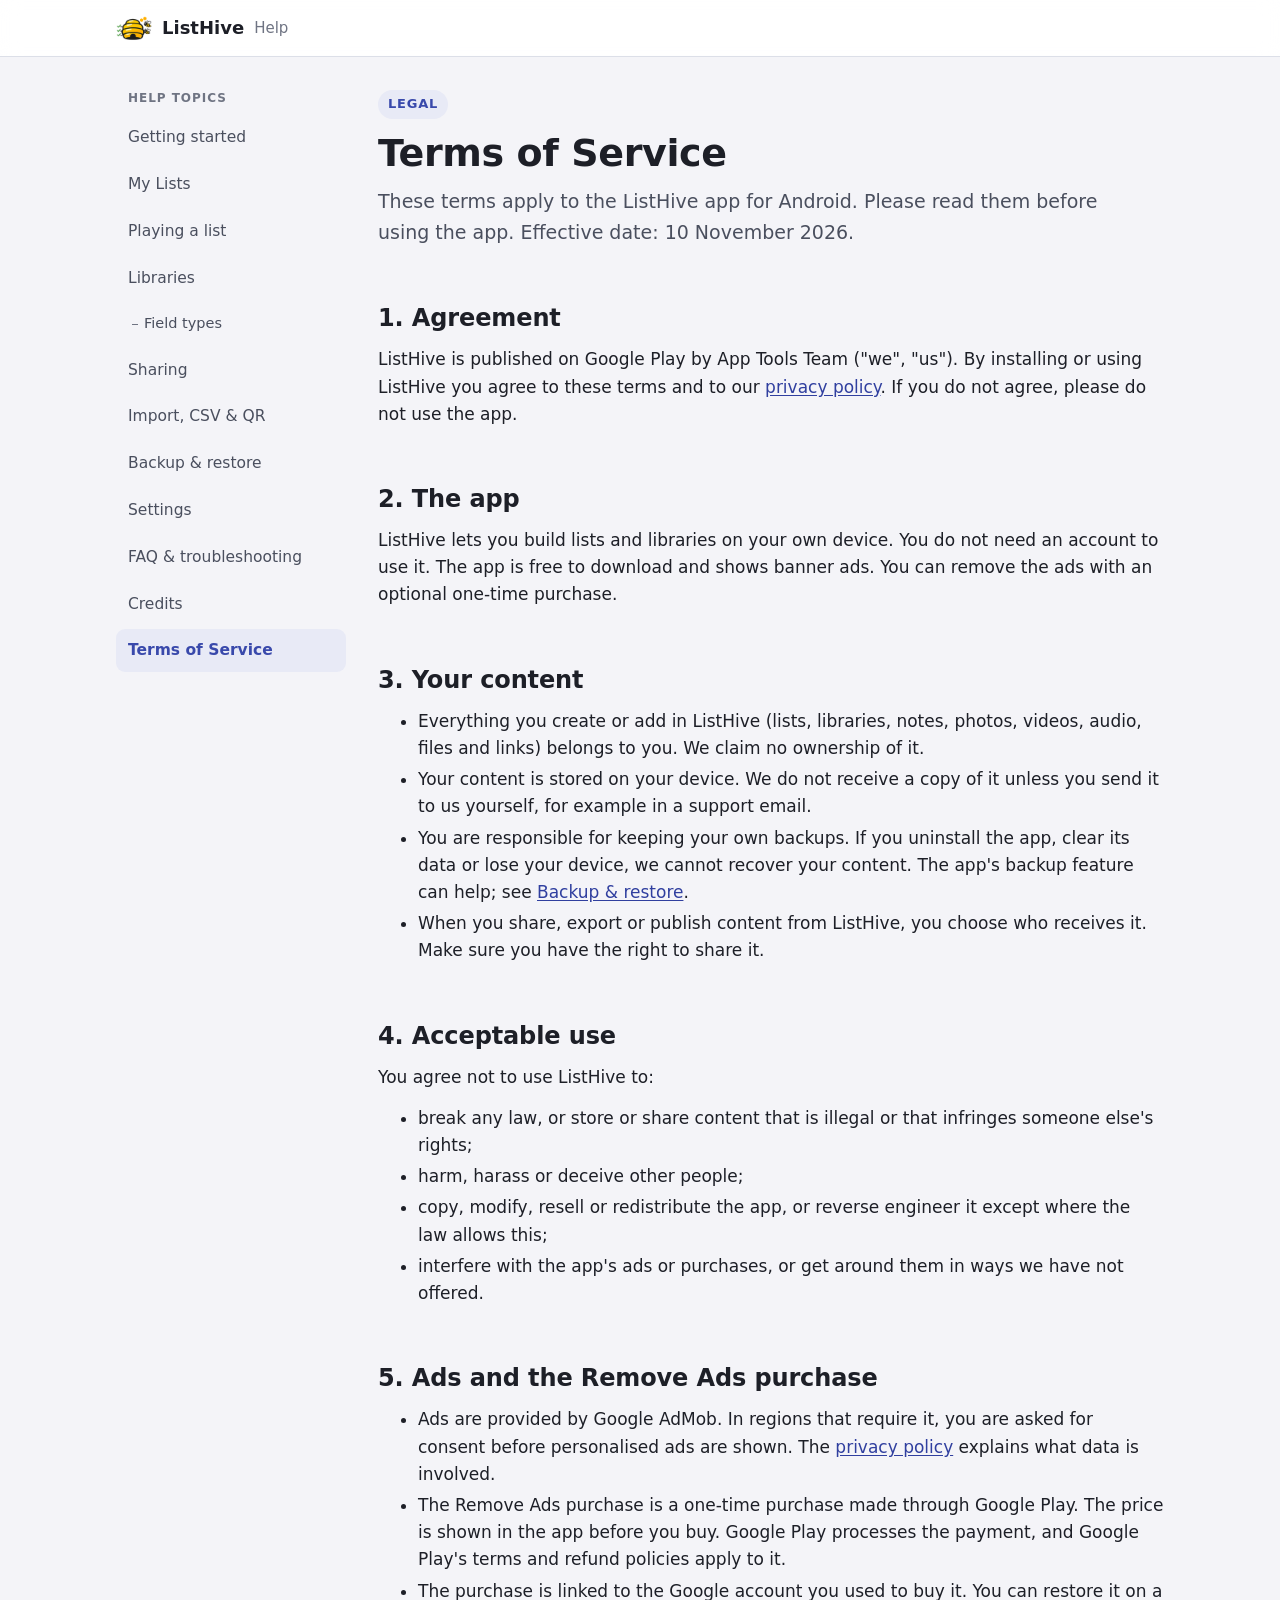
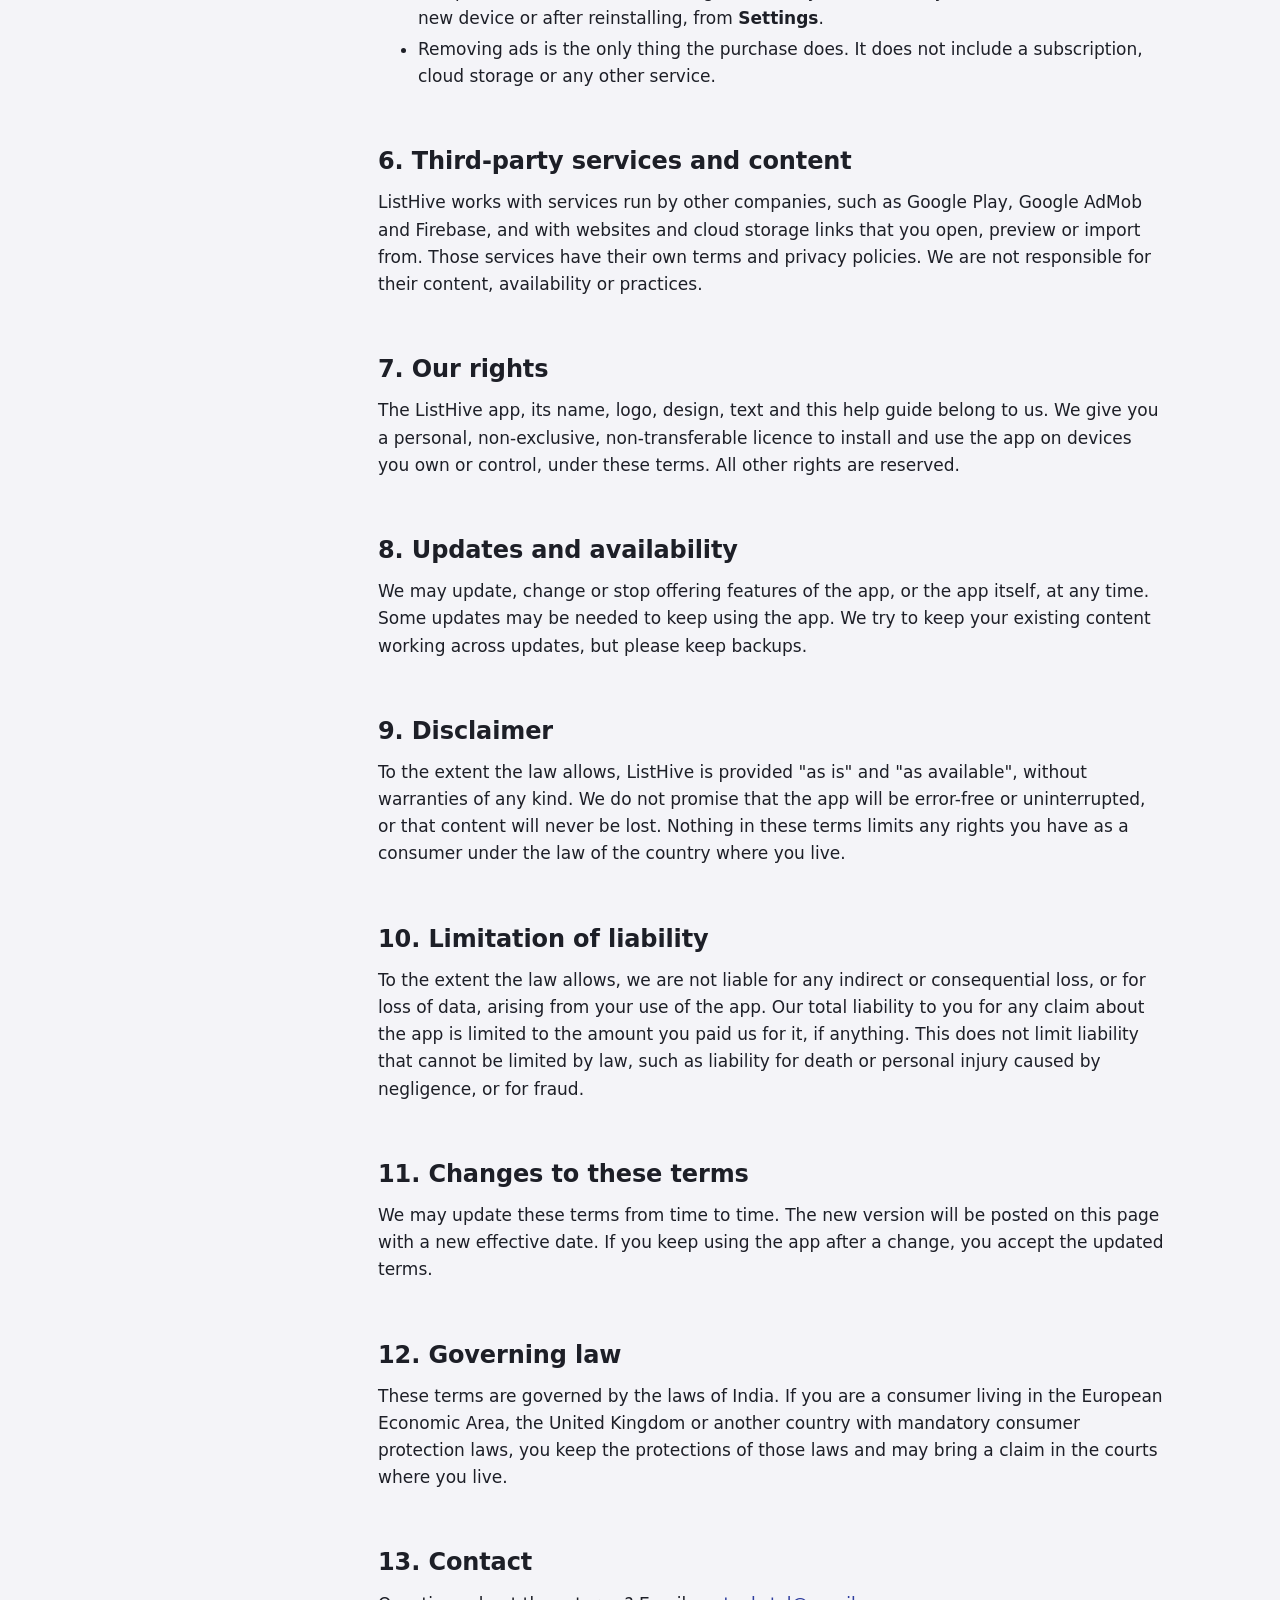
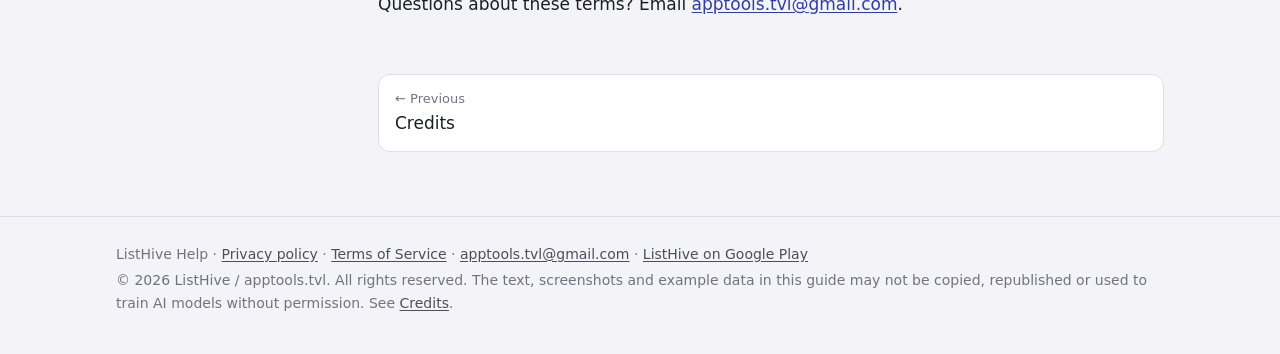
<file: listhive/help/terms.html>
<!doctype html>
<html lang="en">
<head>
<meta charset="utf-8">
<meta name="viewport" content="width=device-width, initial-scale=1">
<title>Terms of Service · ListHive Help</title>
<meta name="description" content="The terms that apply when you use the ListHive app.">
<meta name="color-scheme" content="light dark">
<meta name="robots" content="noai, noimageai">
<link rel="stylesheet" href="style.css">
<link rel="icon" href="img/favicon.png">
</head>
<body>
<header class="topbar">
  <div class="topbar-inner">
    <a class="brand" href="./"><img class="brand-mark" src="img/logo.png" alt="" width="36" height="36">ListHive <small>Help</small></a>
    <details class="menu">
      <summary>Menu</summary>
      <nav aria-label="Help topics"><ul class="nav-list"><li><a href="./">Getting started</a></li><li><a href="my-lists.html">My Lists</a></li><li><a href="playback.html">Playing a list</a></li><li><a href="libraries.html">Libraries</a></li><li class="sub"><a href="field-types.html">Field types</a></li><li><a href="sharing.html">Sharing</a></li><li><a href="import-export.html">Import, CSV &amp; QR</a></li><li><a href="backup.html">Backup &amp; restore</a></li><li><a href="settings.html">Settings</a></li><li><a href="faq.html">FAQ &amp; troubleshooting</a></li><li><a href="credits.html">Credits</a></li><li><a href="terms.html" aria-current="page">Terms of Service</a></li></ul></nav>
    </details>
  </div>
</header>
<div class="layout">
  <aside class="sidebar">
    <p class="sidebar-title">Help topics</p>
    <nav aria-label="Help topics"><ul class="nav-list"><li><a href="./">Getting started</a></li><li><a href="my-lists.html">My Lists</a></li><li><a href="playback.html">Playing a list</a></li><li><a href="libraries.html">Libraries</a></li><li class="sub"><a href="field-types.html">Field types</a></li><li><a href="sharing.html">Sharing</a></li><li><a href="import-export.html">Import, CSV &amp; QR</a></li><li><a href="backup.html">Backup &amp; restore</a></li><li><a href="settings.html">Settings</a></li><li><a href="faq.html">FAQ &amp; troubleshooting</a></li><li><a href="credits.html">Credits</a></li><li><a href="terms.html" aria-current="page">Terms of Service</a></li></ul></nav>
  </aside>
  <main>
<span class="eyebrow">Legal</span>
<h1>Terms of Service</h1>
<p class="lede">These terms apply to the ListHive app for Android. Please read them before using the app. Effective date: 10 November 2026.</p>

<h2 id="agreement">1. Agreement</h2>
<p>ListHive is published on Google Play by App Tools Team ("we", "us"). By installing or using ListHive you agree to these terms and to our <a href="https://sites.google.com/view/listhive-privacy/home">privacy policy</a>. If you do not agree, please do not use the app.</p>

<h2 id="the-app">2. The app</h2>
<p>ListHive lets you build lists and libraries on your own device. You do not need an account to use it. The app is free to download and shows banner ads. You can remove the ads with an optional one-time purchase.</p>

<h2 id="your-content">3. Your content</h2>
<ul>
  <li>Everything you create or add in ListHive (lists, libraries, notes, photos, videos, audio, files and links) belongs to you. We claim no ownership of it.</li>
  <li>Your content is stored on your device. We do not receive a copy of it unless you send it to us yourself, for example in a support email.</li>
  <li>You are responsible for keeping your own backups. If you uninstall the app, clear its data or lose your device, we cannot recover your content. The app's backup feature can help; see <a href="backup.html">Backup &amp; restore</a>.</li>
  <li>When you share, export or publish content from ListHive, you choose who receives it. Make sure you have the right to share it.</li>
</ul>

<h2 id="acceptable-use">4. Acceptable use</h2>
<p>You agree not to use ListHive to:</p>
<ul>
  <li>break any law, or store or share content that is illegal or that infringes someone else's rights;</li>
  <li>harm, harass or deceive other people;</li>
  <li>copy, modify, resell or redistribute the app, or reverse engineer it except where the law allows this;</li>
  <li>interfere with the app's ads or purchases, or get around them in ways we have not offered.</li>
</ul>

<h2 id="purchases">5. Ads and the Remove Ads purchase</h2>
<ul>
  <li>Ads are provided by Google AdMob. In regions that require it, you are asked for consent before personalised ads are shown. The <a href="https://sites.google.com/view/listhive-privacy/home">privacy policy</a> explains what data is involved.</li>
  <li>The Remove Ads purchase is a one-time purchase made through Google Play. The price is shown in the app before you buy. Google Play processes the payment, and Google Play's terms and refund policies apply to it.</li>
  <li>The purchase is linked to the Google account you used to buy it. You can restore it on a new device or after reinstalling, from <span class="ui">Settings</span>.</li>
  <li>Removing ads is the only thing the purchase does. It does not include a subscription, cloud storage or any other service.</li>
</ul>

<h2 id="third-parties">6. Third-party services and content</h2>
<p>ListHive works with services run by other companies, such as Google Play, Google AdMob and Firebase, and with websites and cloud storage links that you open, preview or import from. Those services have their own terms and privacy policies. We are not responsible for their content, availability or practices.</p>

<h2 id="ip">7. Our rights</h2>
<p>The ListHive app, its name, logo, design, text and this help guide belong to us. We give you a personal, non-exclusive, non-transferable licence to install and use the app on devices you own or control, under these terms. All other rights are reserved.</p>

<h2 id="changes-to-app">8. Updates and availability</h2>
<p>We may update, change or stop offering features of the app, or the app itself, at any time. Some updates may be needed to keep using the app. We try to keep your existing content working across updates, but please keep backups.</p>

<h2 id="disclaimer">9. Disclaimer</h2>
<p>To the extent the law allows, ListHive is provided "as is" and "as available", without warranties of any kind. We do not promise that the app will be error-free or uninterrupted, or that content will never be lost. Nothing in these terms limits any rights you have as a consumer under the law of the country where you live.</p>

<h2 id="liability">10. Limitation of liability</h2>
<p>To the extent the law allows, we are not liable for any indirect or consequential loss, or for loss of data, arising from your use of the app. Our total liability to you for any claim about the app is limited to the amount you paid us for it, if anything. This does not limit liability that cannot be limited by law, such as liability for death or personal injury caused by negligence, or for fraud.</p>

<h2 id="changes-to-terms">11. Changes to these terms</h2>
<p>We may update these terms from time to time. The new version will be posted on this page with a new effective date. If you keep using the app after a change, you accept the updated terms.</p>

<h2 id="law">12. Governing law</h2>
<p>These terms are governed by the laws of India. If you are a consumer living in the European Economic Area, the United Kingdom or another country with mandatory consumer protection laws, you keep the protections of those laws and may bring a claim in the courts where you live.</p>

<h2 id="contact">13. Contact</h2>
<p>Questions about these terms? Email <a href="mailto:apptools.tvl@gmail.com">apptools.tvl@gmail.com</a>.</p>

<nav class="pager" aria-label="Previous and next page"><a class="prev" href="credits.html"><span>← Previous</span>Credits</a></nav>
  </main>
</div>
<footer>
  <div class="inner">
    <p>ListHive Help · <a href="https://sites.google.com/view/listhive-privacy/home">Privacy policy</a> · <a href="terms.html">Terms of Service</a> · <a href="mailto:apptools.tvl@gmail.com">apptools.tvl@gmail.com</a> · <a href="https://play.google.com/store/apps/details?id=com.apptoolstvl.ListHive">ListHive on Google Play</a></p>
    <p>© 2026 ListHive / apptools.tvl. All rights reserved. The text, screenshots and example data in this guide may not be copied, republished or used to train AI models without permission. See <a href="credits.html">Credits</a>.</p>
  </div>
</footer>
</body>
</html>
</file>
<file: listhive/help/style.css>
/* ListHive Help — shared stylesheet. No external fonts or scripts (see Help Docs/README.md). */

:root {
  --bg: #f4f4f8;
  --surface: #ffffff;
  --surface-2: #eef0f7;
  --text: #1d1f27;
  --text-2: #4a4f5e;
  --text-3: #6f7483;
  --border: #dcdfe8;
  --lists: #3949ab;        /* My Lists accent (app default scheme) */
  --lists-bg: #e8eaf6;
  --libs: #00838f;         /* Libraries accent */
  --libs-bg: #e0f4f5;
  --tip: #2e7d32;
  --tip-bg: #e8f5e9;
  --warn: #a15c00;
  --warn-bg: #fff4e0;
  --link: #303f9f;
  --code-bg: #eef0f7;
  --shadow: 0 1px 2px rgba(20, 24, 40, .06), 0 4px 16px rgba(20, 24, 40, .06);
  --radius: 14px;
  --max: 1080px;
  color-scheme: light;
}

@media (prefers-color-scheme: dark) {
  :root {
    --bg: #12131a;
    --surface: #1b1d26;
    --surface-2: #242734;
    --text: #eceef5;
    --text-2: #b9bdcc;
    --text-3: #8d92a3;
    --border: #2e3140;
    --lists: #9fa8f0;
    --lists-bg: #262b4d;
    --libs: #5fd3dc;
    --libs-bg: #173a3d;
    --tip: #8fd694;
    --tip-bg: #1d3320;
    --warn: #f3b765;
    --warn-bg: #3a2c14;
    --link: #aeb6ff;
    --code-bg: #262a38;
    --shadow: 0 1px 2px rgba(0, 0, 0, .4);
    color-scheme: dark;
  }
}

* { box-sizing: border-box; }

html { -webkit-text-size-adjust: 100%; scroll-padding-top: 76px; }

body {
  margin: 0;
  background: var(--bg);
  color: var(--text);
  font: 17px/1.6 system-ui, -apple-system, "Segoe UI", Roboto, "Helvetica Neue", Arial, sans-serif;
}

a { color: var(--link); text-underline-offset: 2px; }
a:hover { text-decoration-thickness: 2px; }

img { max-width: 100%; height: auto; }

/* ── Top bar ─────────────────────────────────────────────────────────────── */
.topbar {
  position: sticky; top: 0; z-index: 10;
  background: color-mix(in srgb, var(--surface) 92%, transparent);
  backdrop-filter: saturate(1.4) blur(10px);
  border-bottom: 1px solid var(--border);
}
.topbar-inner {
  max-width: var(--max); margin: 0 auto; padding: 10px 16px;
  display: flex; align-items: center; gap: 12px;
}
.brand {
  display: flex; align-items: center; gap: 10px;
  color: var(--text); text-decoration: none; font-weight: 700; font-size: 18px;
}
.brand-mark { width: 36px; height: 36px; display: block; }
.brand small { font-weight: 500; color: var(--text-3); font-size: 15px; }

/* mobile menu (details/summary — no script) */
.menu { margin-left: auto; position: relative; }
.menu summary {
  list-style: none; cursor: pointer; padding: 8px 12px; border-radius: 10px;
  border: 1px solid var(--border); font-weight: 600; font-size: 15px; color: var(--text);
}
.menu summary::-webkit-details-marker { display: none; }
.menu[open] summary { background: var(--surface-2); }
.menu nav {
  position: absolute; right: 0; top: calc(100% + 8px); width: min(300px, calc(100vw - 32px));
  background: var(--surface); border: 1px solid var(--border); border-radius: var(--radius);
  box-shadow: var(--shadow); padding: 8px;
}

.nav-list { list-style: none; margin: 0; padding: 0; }
.nav-list a {
  display: block; padding: 9px 12px; border-radius: 9px;
  color: var(--text-2); text-decoration: none; font-size: 15.5px;
}
.nav-list a:hover { background: var(--surface-2); color: var(--text); }
.nav-list li.sub a { padding-left: 28px; font-size: 14.5px; position: relative; }
.nav-list li.sub a::before { content: ""; position: absolute; left: 16px; top: 50%; width: 6px; height: 1px; background: var(--text-3); }
.nav-list a[aria-current="page"] { background: var(--lists-bg); color: var(--lists); font-weight: 650; }

/* ── Layout ──────────────────────────────────────────────────────────────── */
.layout {
  max-width: var(--max); margin: 0 auto; padding: 24px 16px 64px;
  display: grid; grid-template-columns: minmax(0, 1fr); gap: 32px;
}
.sidebar { display: none; }

@media (min-width: 900px) {
  .menu { display: none; }
  .layout { grid-template-columns: 230px minmax(0, 1fr); padding-top: 32px; }
  .sidebar { display: block; position: sticky; top: 84px; align-self: start; }
  .sidebar-title { font-size: 12px; letter-spacing: .08em; text-transform: uppercase; color: var(--text-3); margin: 0 12px 8px; font-weight: 700; }
}

main { min-width: 0; }

/* ── Typography ──────────────────────────────────────────────────────────── */
h1 { font-size: clamp(28px, 6vw, 38px); line-height: 1.2; margin: 0 0 10px; letter-spacing: -.01em; }
h2 { font-size: 24px; line-height: 1.3; margin: 48px 0 12px; padding-top: 8px; letter-spacing: -.005em; }
h3 { font-size: 19px; margin: 30px 0 8px; }
p, ul, ol { margin: 0 0 14px; }
li { margin: 4px 0; }
.lede { font-size: 19px; color: var(--text-2); margin-bottom: 22px; max-width: 62ch; }
.prose { max-width: 70ch; }
code, kbd {
  font: 0.88em ui-monospace, SFMono-Regular, Consolas, monospace;
  background: var(--code-bg); padding: 2px 6px; border-radius: 6px;
}
.ui { font-weight: 650; }   /* exact on-screen labels */
hr { border: 0; border-top: 1px solid var(--border); margin: 40px 0; }

.eyebrow {
  display: inline-block; font-size: 13px; font-weight: 700; letter-spacing: .06em; text-transform: uppercase;
  color: var(--lists); background: var(--lists-bg); padding: 4px 10px; border-radius: 999px; margin-bottom: 12px;
}
.eyebrow.libs { color: var(--libs); background: var(--libs-bg); }

/* On-this-page links */
.toc {
  background: var(--surface); border: 1px solid var(--border); border-radius: var(--radius);
  padding: 14px 18px; margin: 0 0 28px; max-width: 70ch;
}
.toc strong { display: block; font-size: 13px; text-transform: uppercase; letter-spacing: .06em; color: var(--text-3); margin-bottom: 6px; }
.toc ol { margin: 0; padding-left: 20px; columns: 2 220px; column-gap: 28px; }
.toc li { break-inside: avoid; }

/* ── Callouts ────────────────────────────────────────────────────────────── */
.note, .tip, .warn {
  border-radius: 12px; padding: 12px 16px; margin: 16px 0; max-width: 70ch;
  border-left: 4px solid;
}
.note { background: var(--lists-bg); border-color: var(--lists); }
.tip  { background: var(--tip-bg); border-color: var(--tip); }
.warn { background: var(--warn-bg); border-color: var(--warn); }
.note > :last-child, .tip > :last-child, .warn > :last-child { margin-bottom: 0; }
.callout-title { font-weight: 700; display: block; margin-bottom: 2px; }

/* ── Steps with a screenshot ─────────────────────────────────────────────── */
.step {
  display: grid; grid-template-columns: minmax(0, 1fr); gap: 16px 28px;
  align-items: start; margin: 22px 0 30px;
}
@media (min-width: 720px) {
  .step { grid-template-columns: minmax(0, 1fr) 280px; }
  .step.flip { grid-template-columns: 280px minmax(0, 1fr); }
  .step.flip .shot { order: -1; }
}
.shot { margin: 0; justify-self: center; width: 100%; max-width: 280px; }
.shot img {
  display: block; width: 100%; border-radius: 22px;
  border: 1px solid var(--border); box-shadow: var(--shadow); background: var(--surface);
}
.shot figcaption { font-size: 14px; color: var(--text-3); text-align: center; margin-top: 8px; line-height: 1.4; }

.shots { display: grid; grid-template-columns: repeat(auto-fit, minmax(200px, 1fr)); gap: 18px; margin: 18px 0 28px; }
.shots .shot { max-width: 260px; }

ol.steps { counter-reset: s; list-style: none; padding: 0; }
ol.steps > li { counter-increment: s; position: relative; padding-left: 40px; margin: 10px 0; }
ol.steps > li::before {
  content: counter(s); position: absolute; left: 0; top: 1px;
  width: 27px; height: 27px; border-radius: 50%; background: var(--lists); color: #fff;
  font-size: 14px; font-weight: 700; display: grid; place-items: center;
}
.libs-steps ol.steps > li::before, ol.steps.libs > li::before { background: var(--libs); }

/* ── Cards (home) ────────────────────────────────────────────────────────── */
.cards { display: grid; grid-template-columns: repeat(auto-fill, minmax(230px, 1fr)); gap: 14px; margin: 20px 0 8px; }
.card {
  display: block; background: var(--surface); border: 1px solid var(--border); border-radius: var(--radius);
  padding: 16px 18px; text-decoration: none; color: var(--text); box-shadow: var(--shadow);
  transition: transform .12s ease, border-color .12s ease;
}
.card:hover { transform: translateY(-2px); border-color: var(--lists); }
.card h3 { margin: 0 0 4px; font-size: 17px; }
.card p { margin: 0; color: var(--text-2); font-size: 15px; line-height: 1.5; }
.card .ico { font-size: 22px; line-height: 1; margin-bottom: 8px; display: block; }

.concepts { display: grid; grid-template-columns: repeat(auto-fit, minmax(260px, 1fr)); gap: 14px; margin: 18px 0; }
.concept { border-radius: var(--radius); padding: 18px; border: 1px solid var(--border); background: var(--surface); }
.concept.libs { border-top: 4px solid var(--libs); }
.concept.lists { border-top: 4px solid var(--lists); }
.concept h3 { margin: 0 0 6px; }
.concept p:last-child { margin: 0; }

/* ── Tables ──────────────────────────────────────────────────────────────── */
.table-wrap { overflow-x: auto; margin: 16px 0 24px; border: 1px solid var(--border); border-radius: 12px; background: var(--surface); }
table { border-collapse: collapse; width: 100%; font-size: 15.5px; }
th, td { text-align: left; padding: 10px 14px; border-bottom: 1px solid var(--border); vertical-align: top; }
th { background: var(--surface-2); font-size: 13.5px; text-transform: uppercase; letter-spacing: .04em; color: var(--text-2); }
tr:last-child td { border-bottom: 0; }
td code { white-space: nowrap; }

/* ── FAQ ─────────────────────────────────────────────────────────────────── */
details.faq {
  background: var(--surface); border: 1px solid var(--border); border-radius: 12px;
  padding: 0 16px; margin: 10px 0; max-width: 72ch;
}
details.faq summary { cursor: pointer; padding: 14px 0; font-weight: 650; }
details.faq[open] summary { border-bottom: 1px solid var(--border); margin-bottom: 12px; }
details.faq > :last-child { margin-bottom: 14px; }

/* ── Prev / next + footer ────────────────────────────────────────────────── */
.pager { display: flex; justify-content: space-between; gap: 12px; margin-top: 56px; flex-wrap: wrap; }
.pager a {
  flex: 1 1 220px; padding: 14px 16px; border: 1px solid var(--border); border-radius: 12px;
  text-decoration: none; background: var(--surface); color: var(--text);
}
.pager a span { display: block; font-size: 13px; color: var(--text-3); }
.pager a.next { text-align: right; }

footer {
  border-top: 1px solid var(--border); color: var(--text-3); font-size: 14px;
}
footer .inner { max-width: var(--max); margin: 0 auto; padding: 22px 16px 36px; }
footer a { color: var(--text-2); }
footer p { margin: 4px 0; }
</file>
